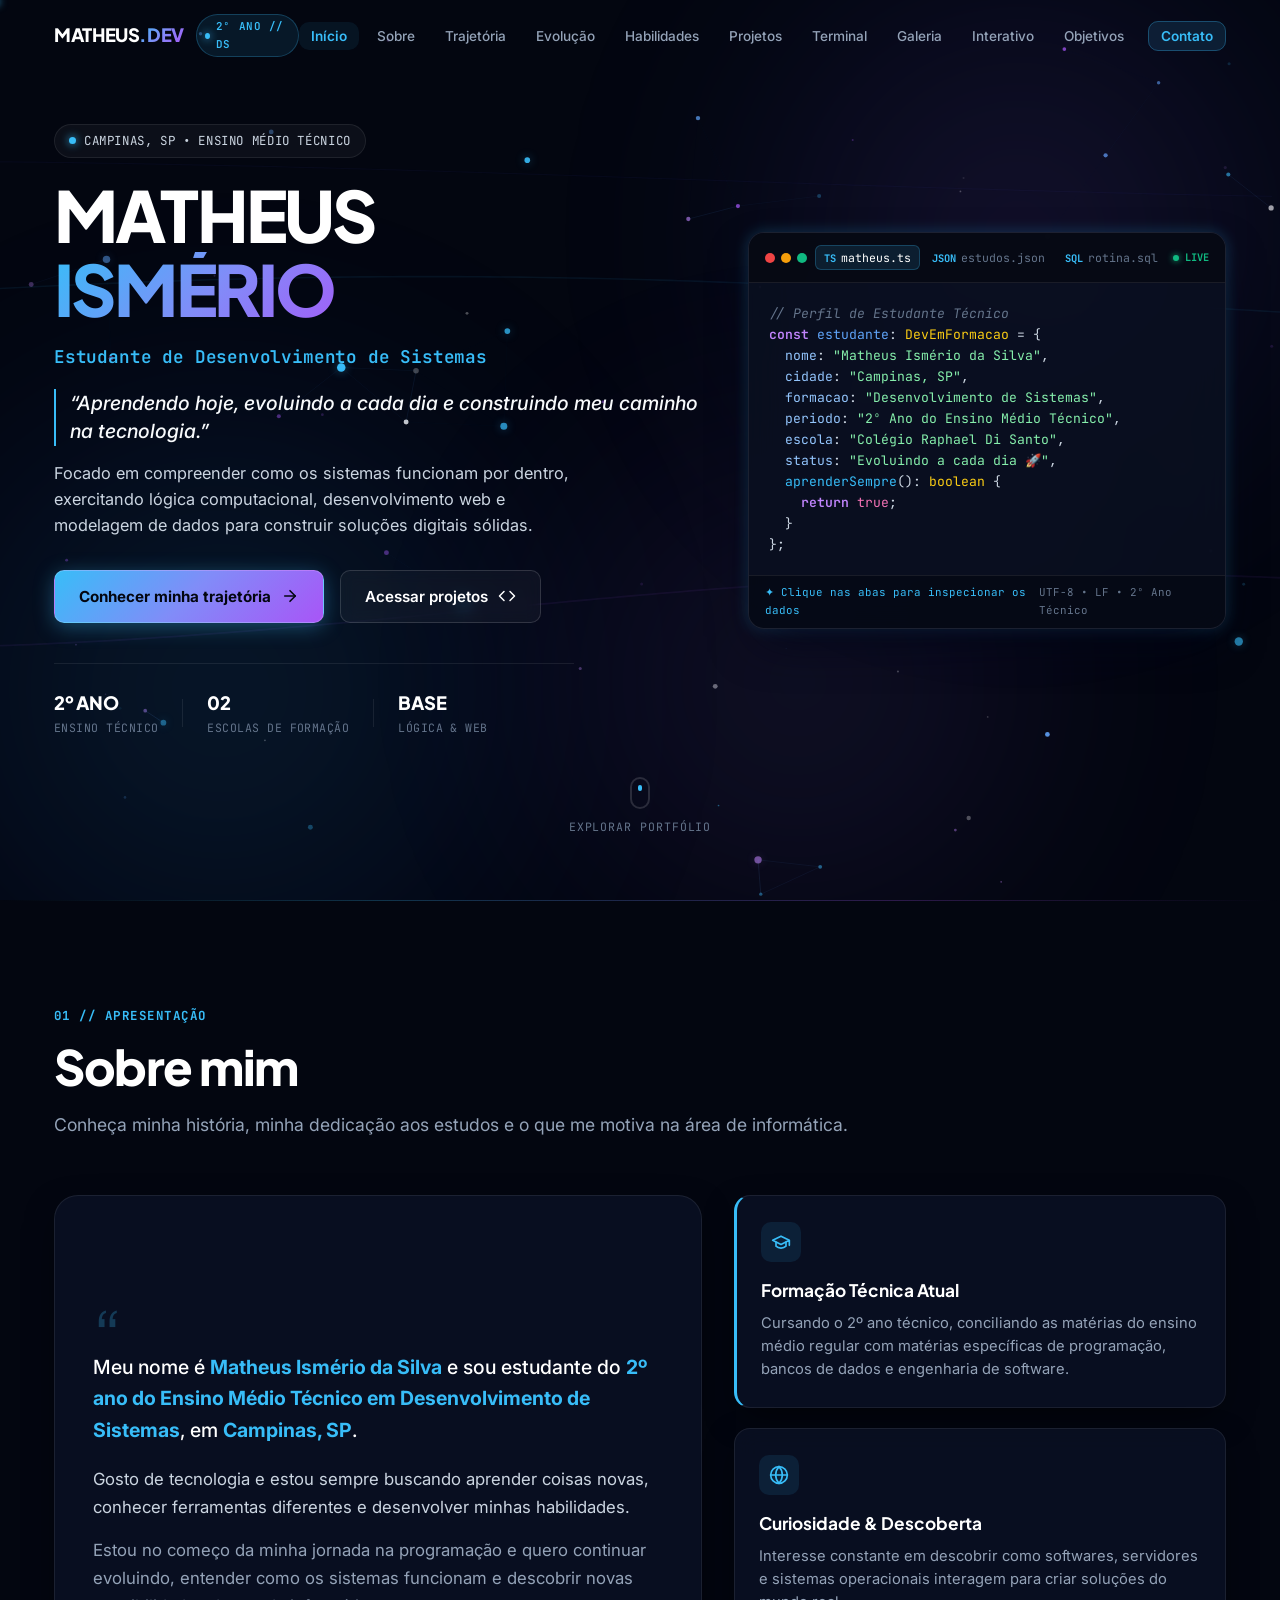
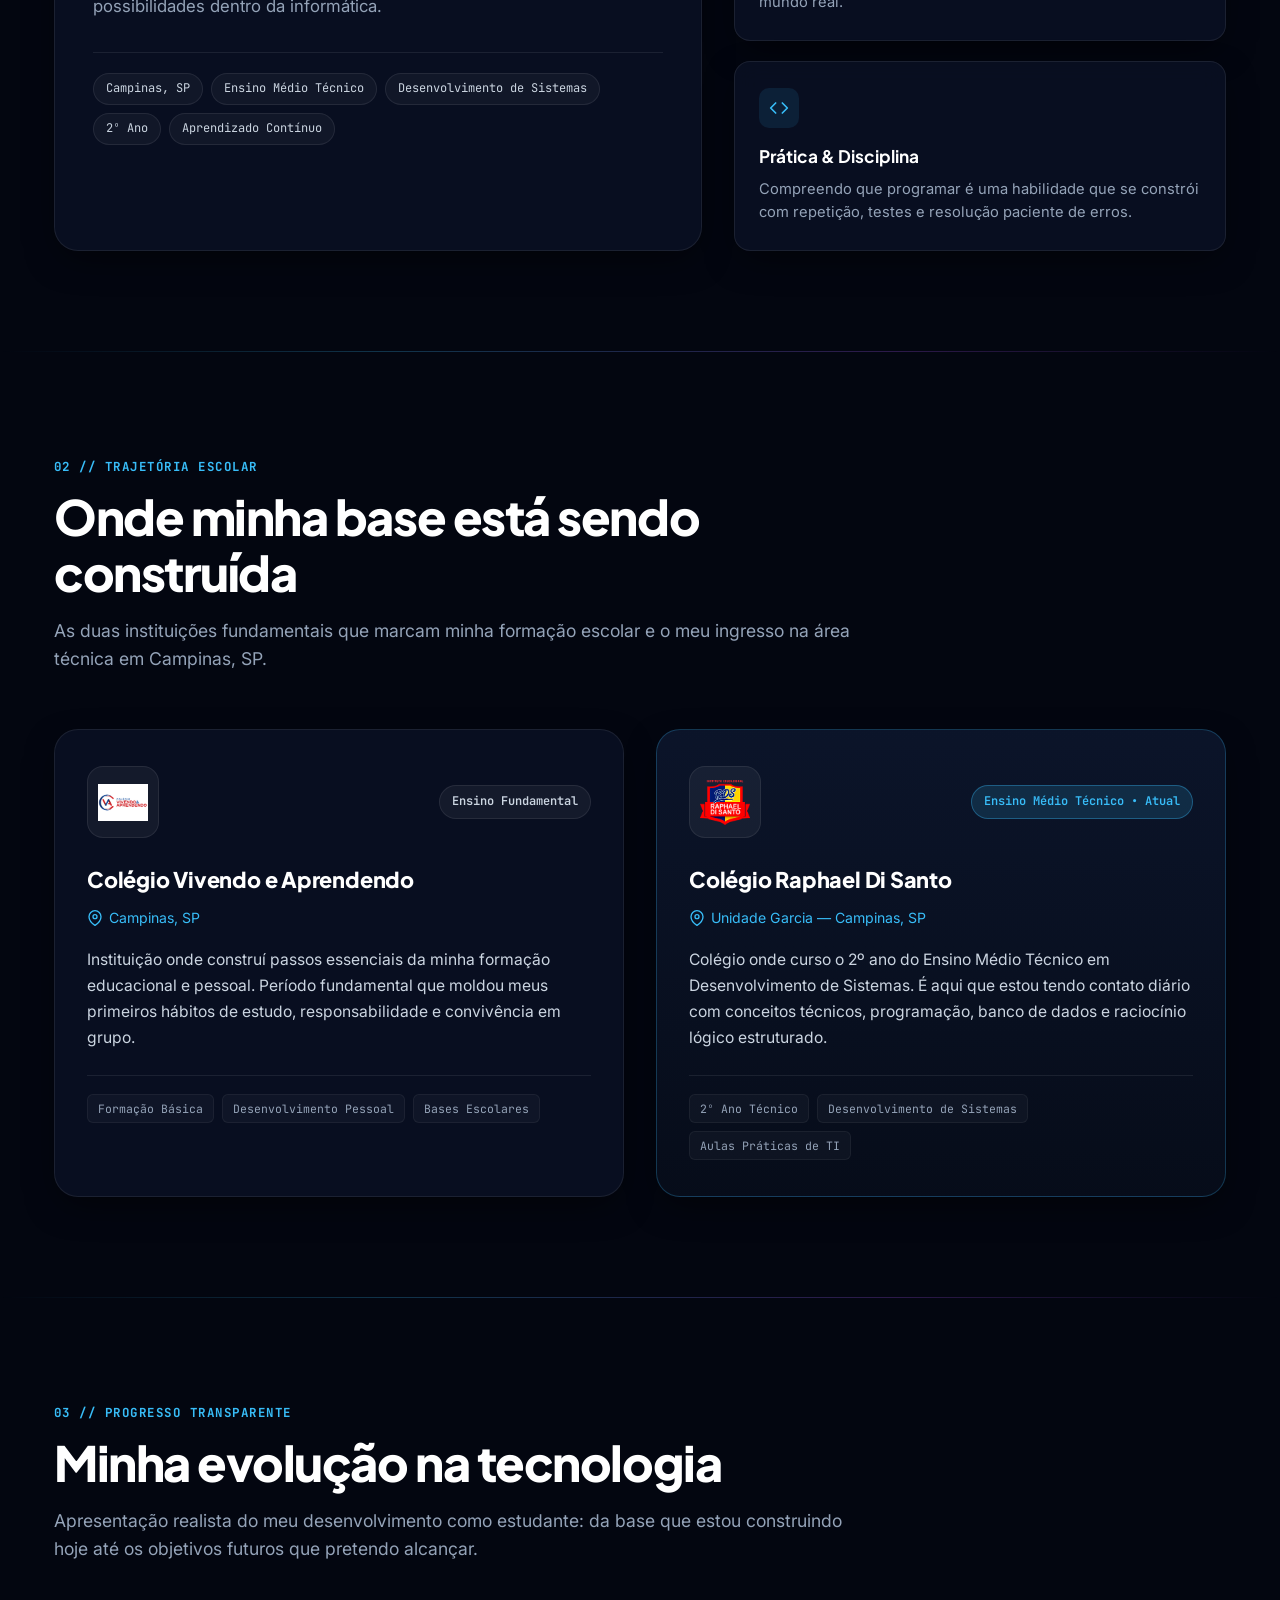
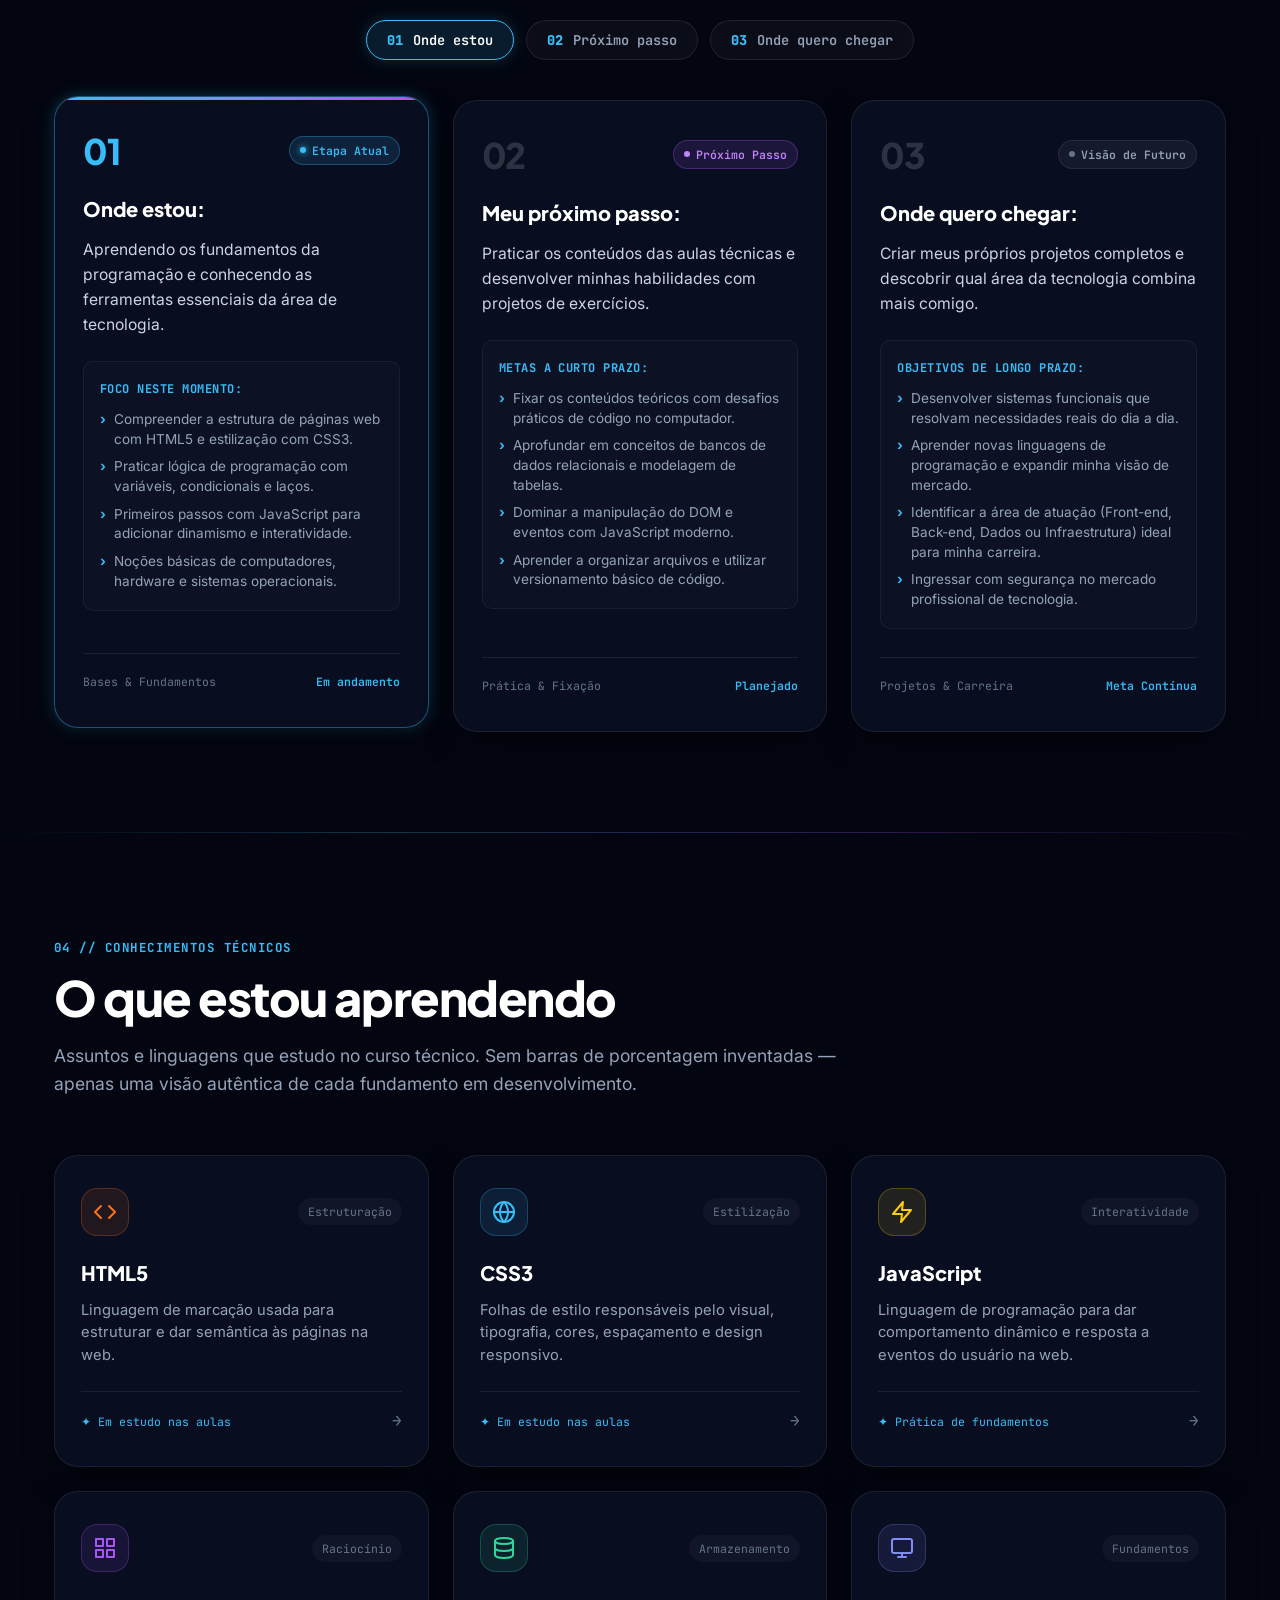
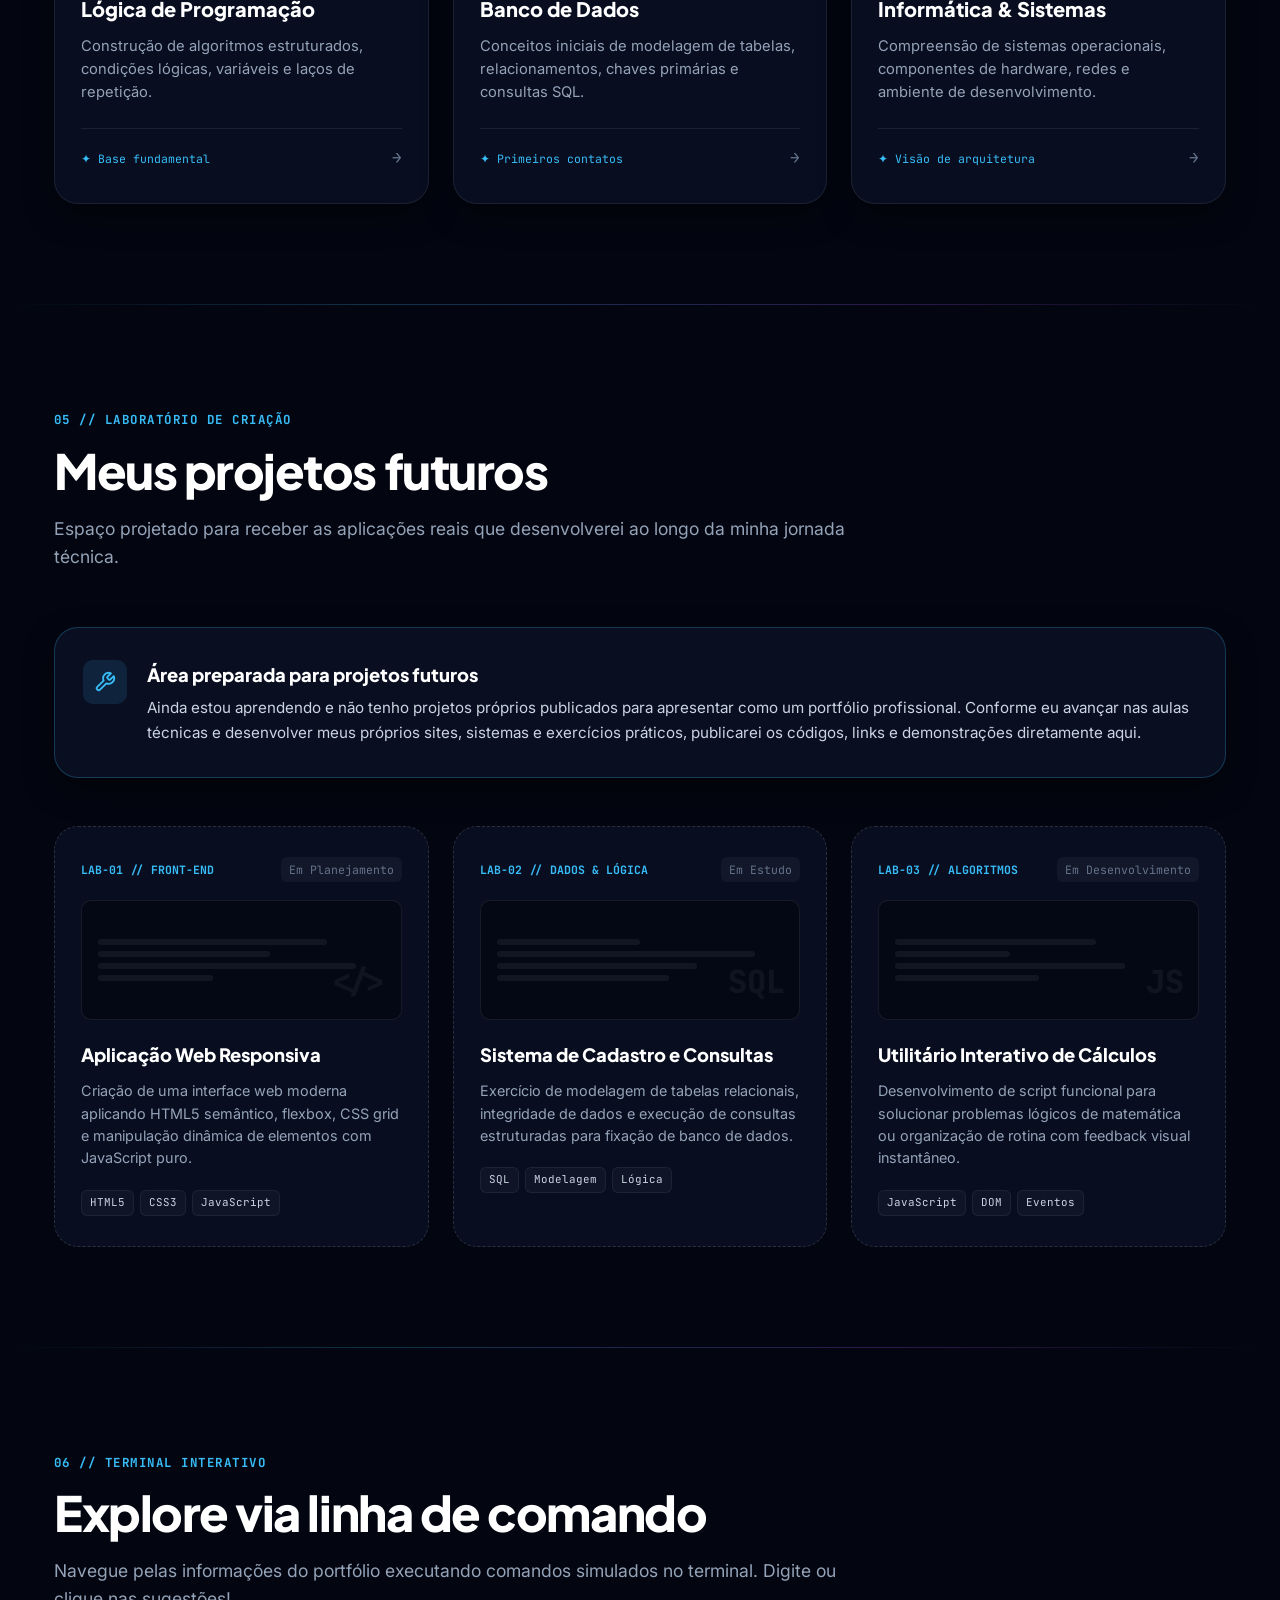
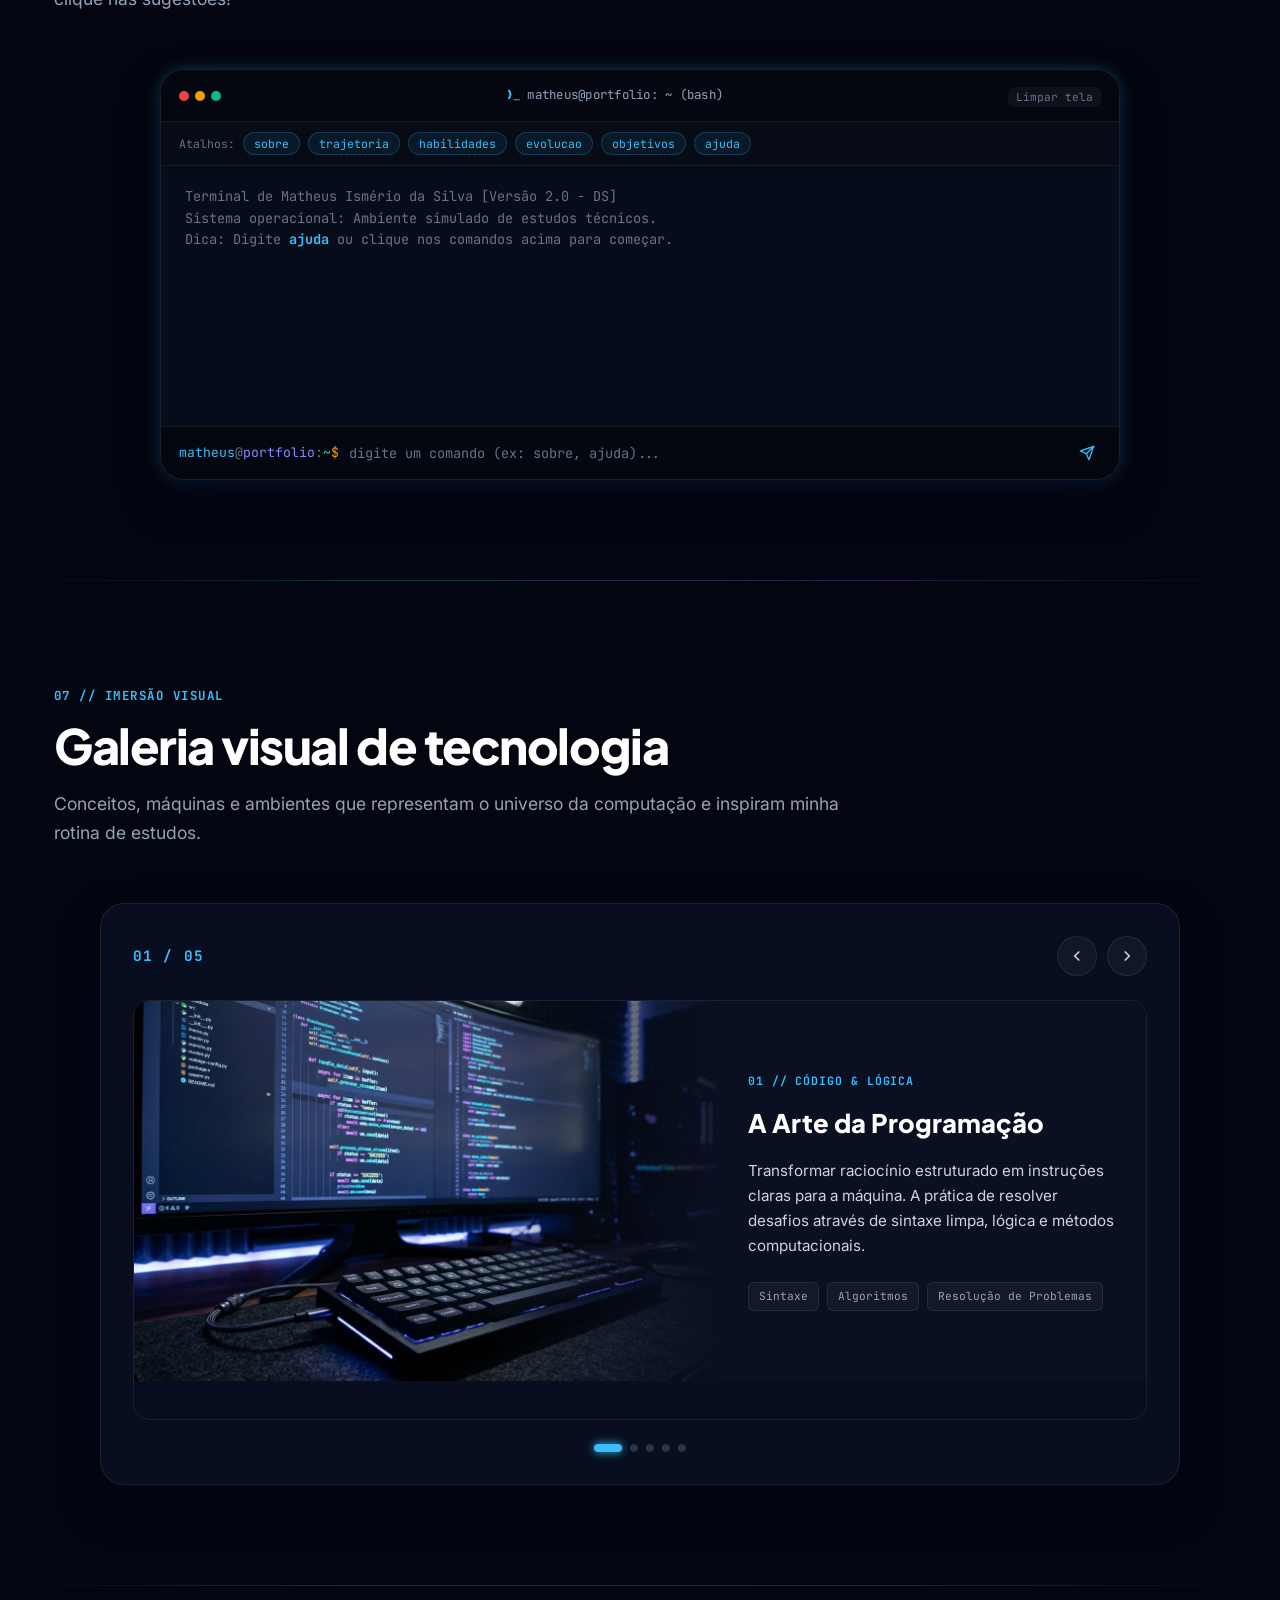
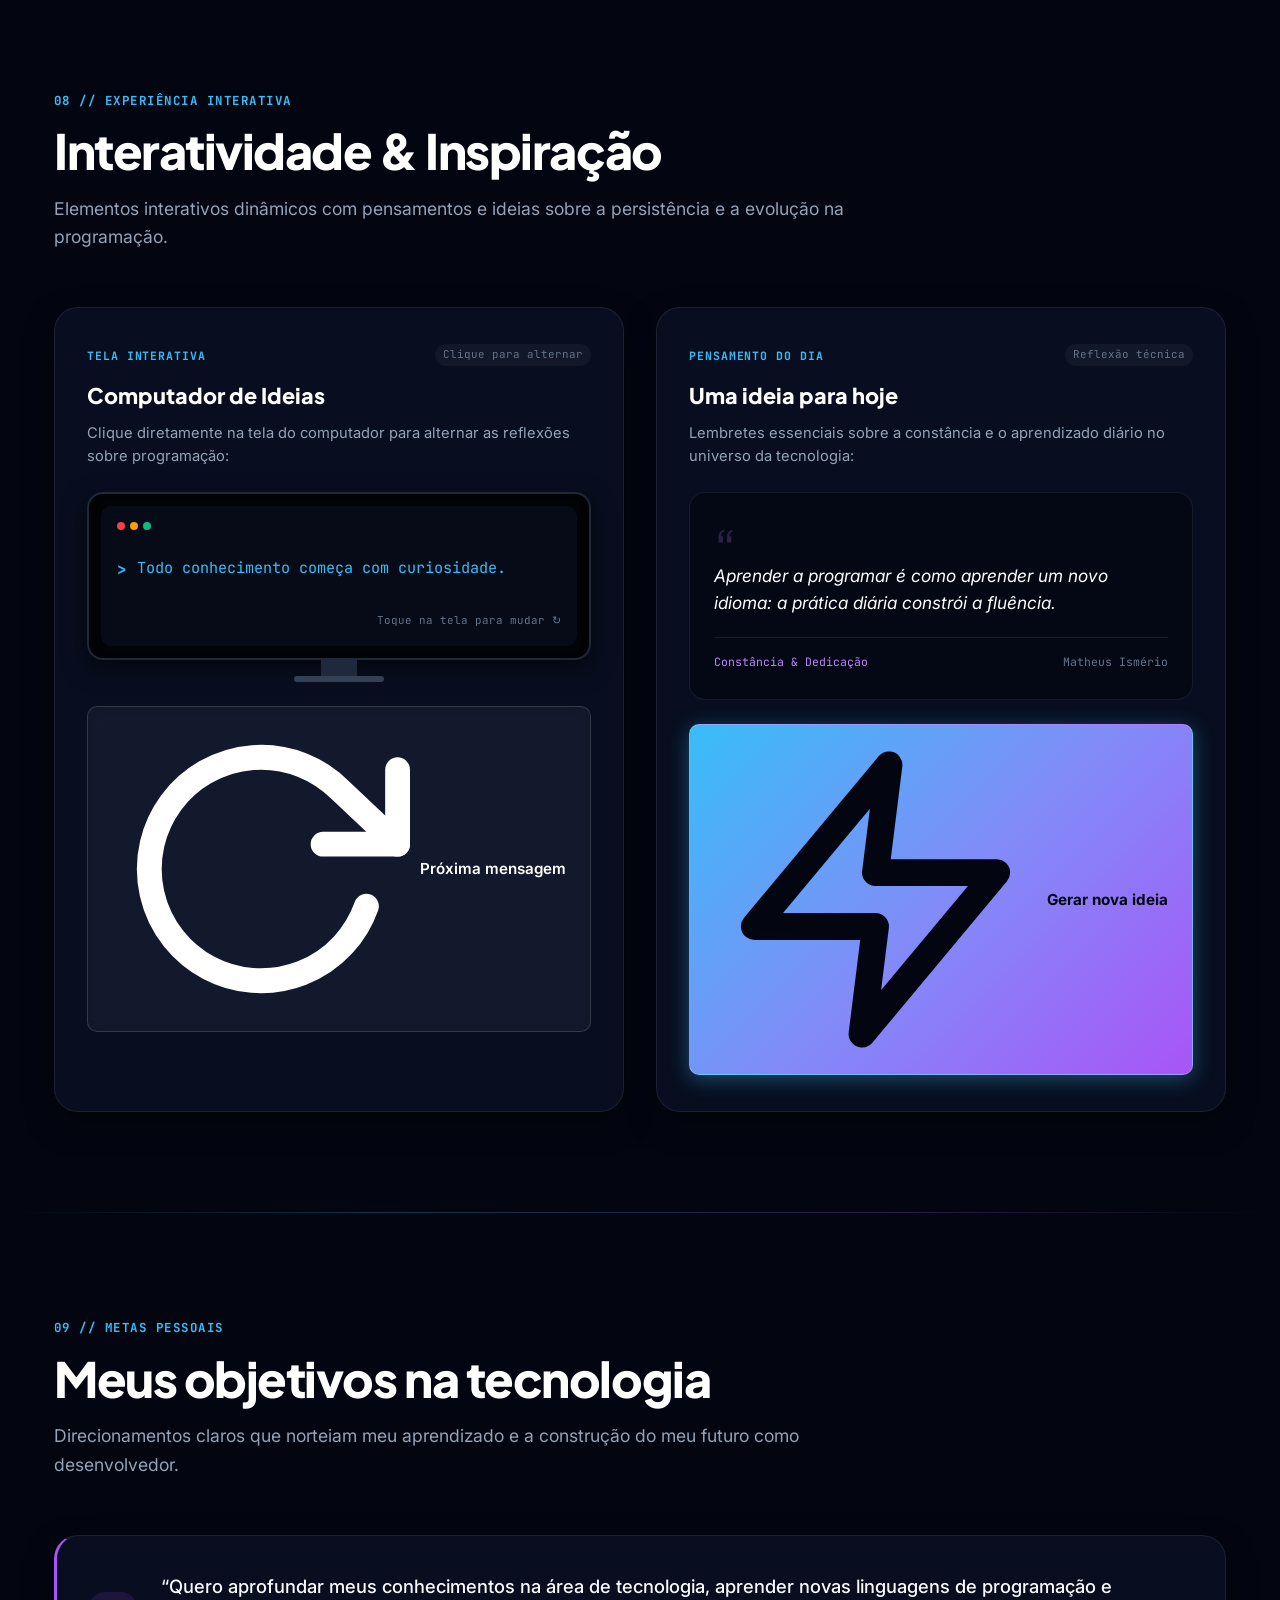
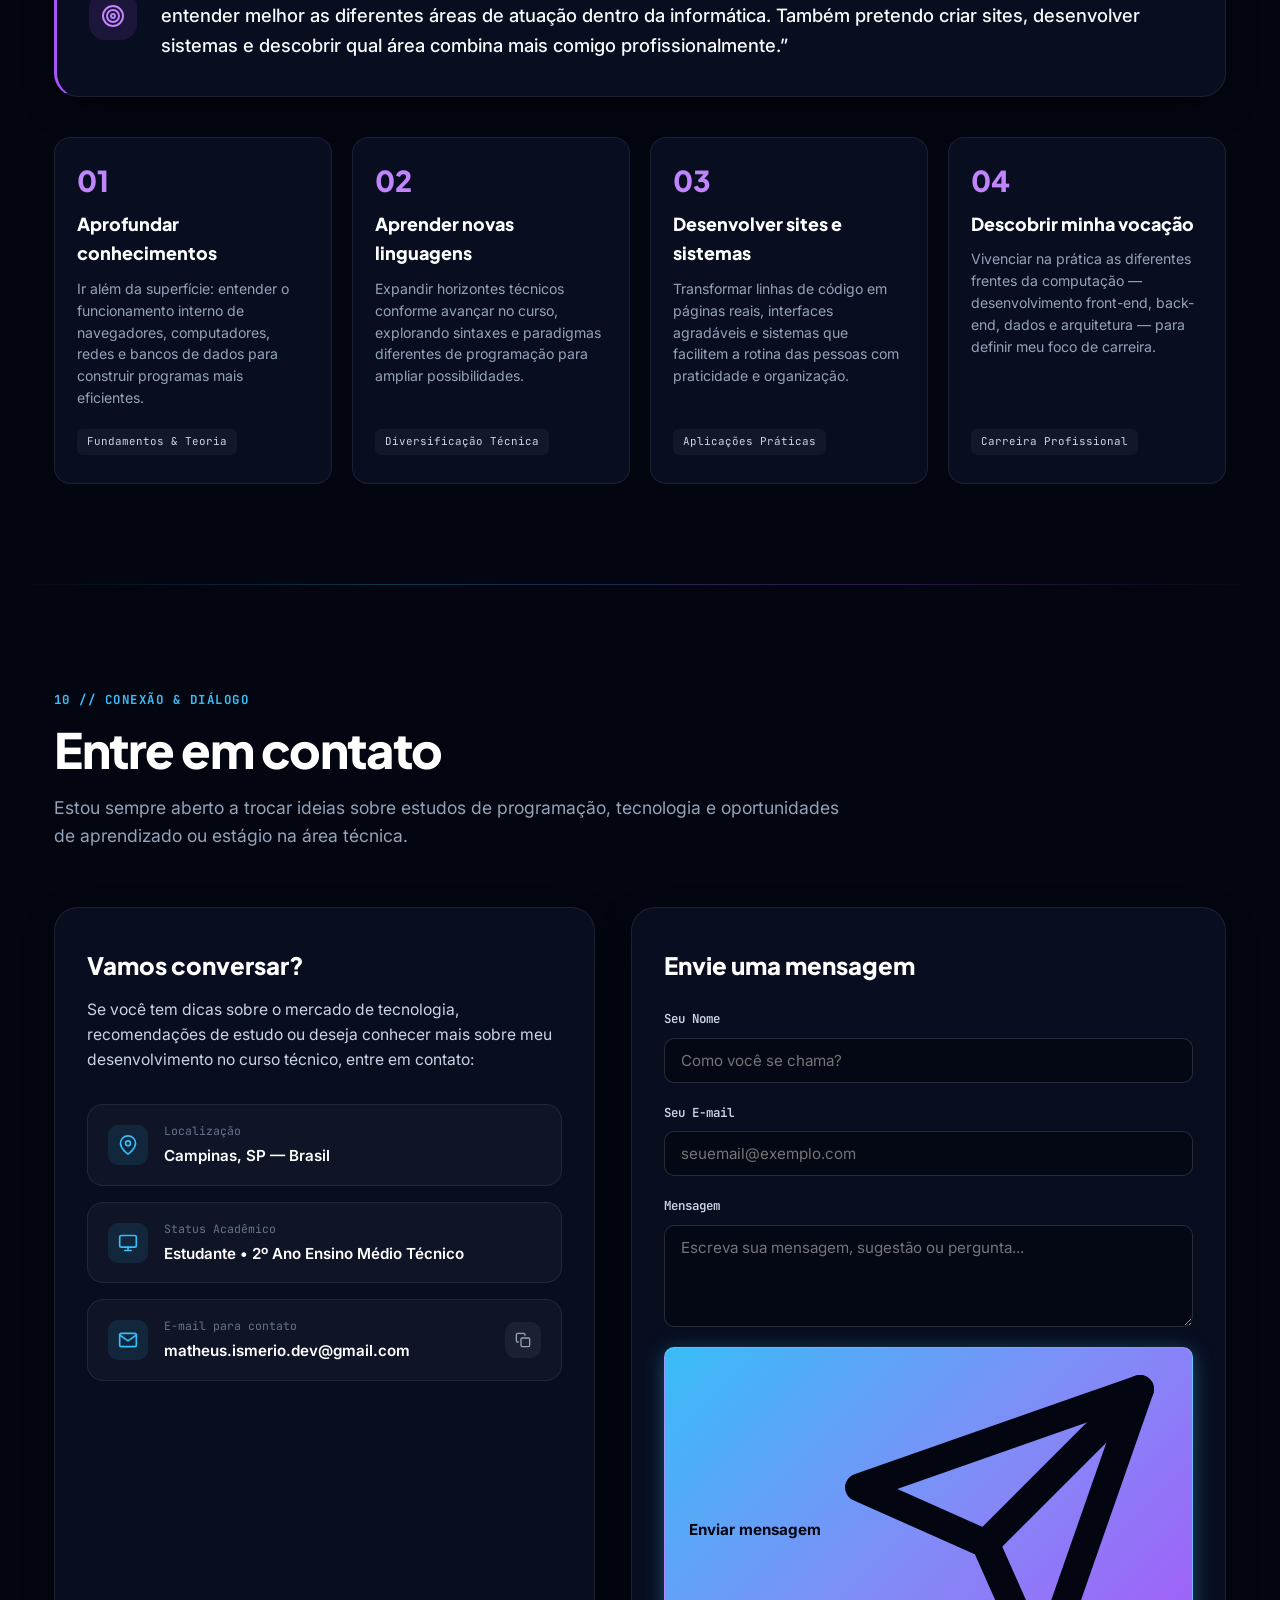
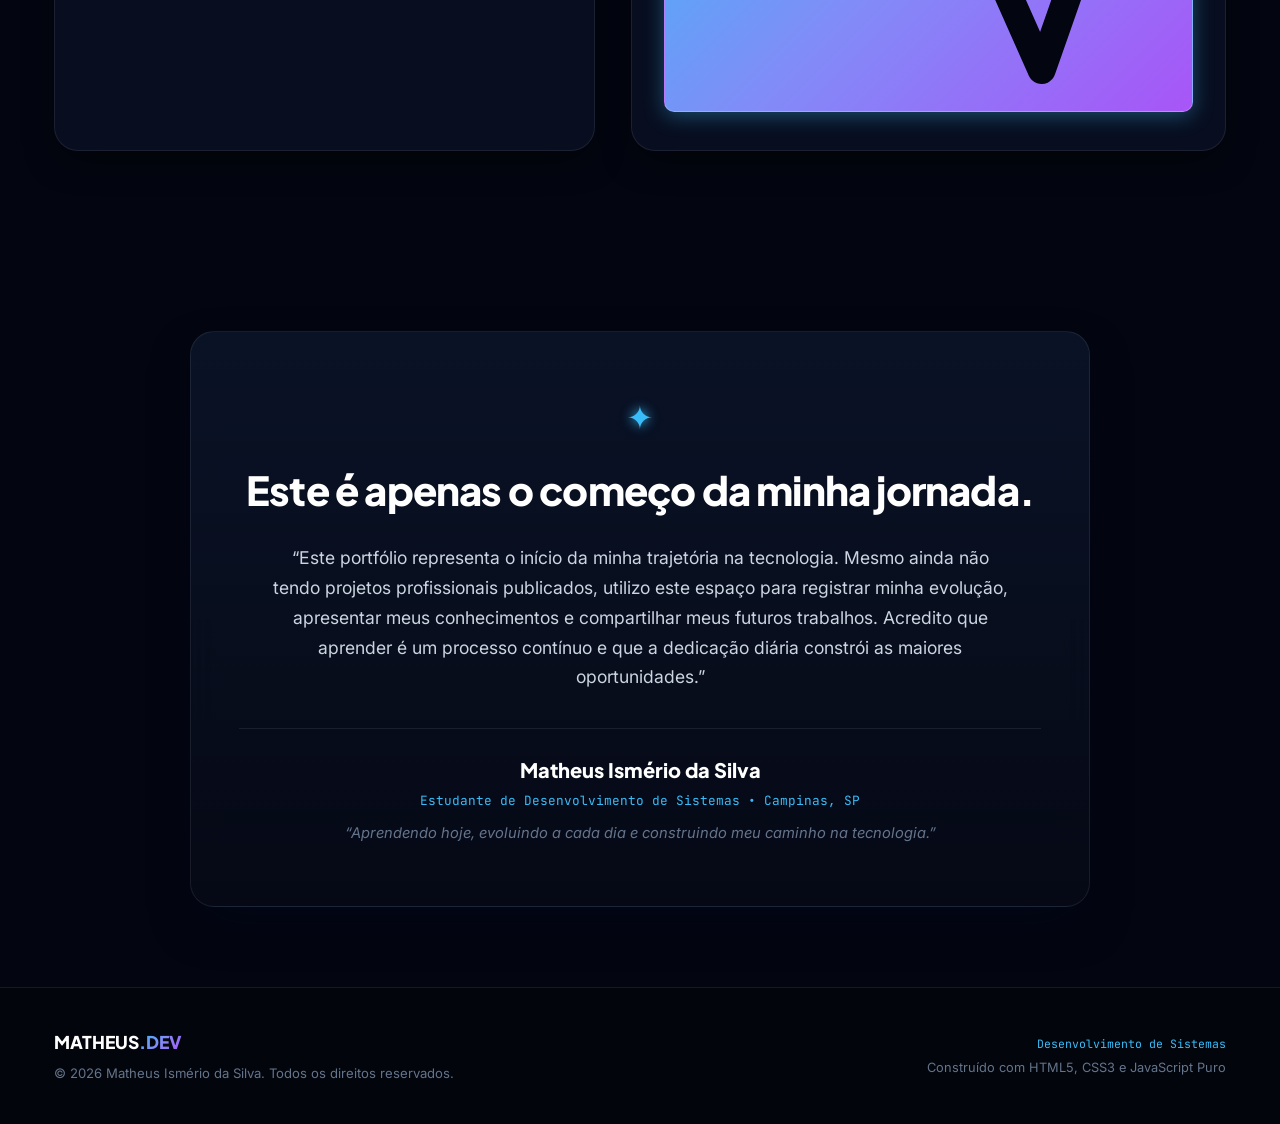
<file: index.html>
<!DOCTYPE html>
<html lang="pt-BR">
<head>
  <meta charset="UTF-8">
  <meta http-equiv="refresh" content="0; url=th/index.html">
  <title>Matheus Ismério | Portfólio</title>
  <script>window.location.href = "th/index.html";</script>
</head>
<body style="background: #040711; color: #94a3b8; font-family: sans-serif; display: flex; align-items: center; justify-content: center; height: 100vh; margin: 0;">
  <p>Carregando portfólio... <a href="th/index.html" style="color: #38bdf8;">Clique aqui para acessar</a>.</p>
</body>
</html>
</file>
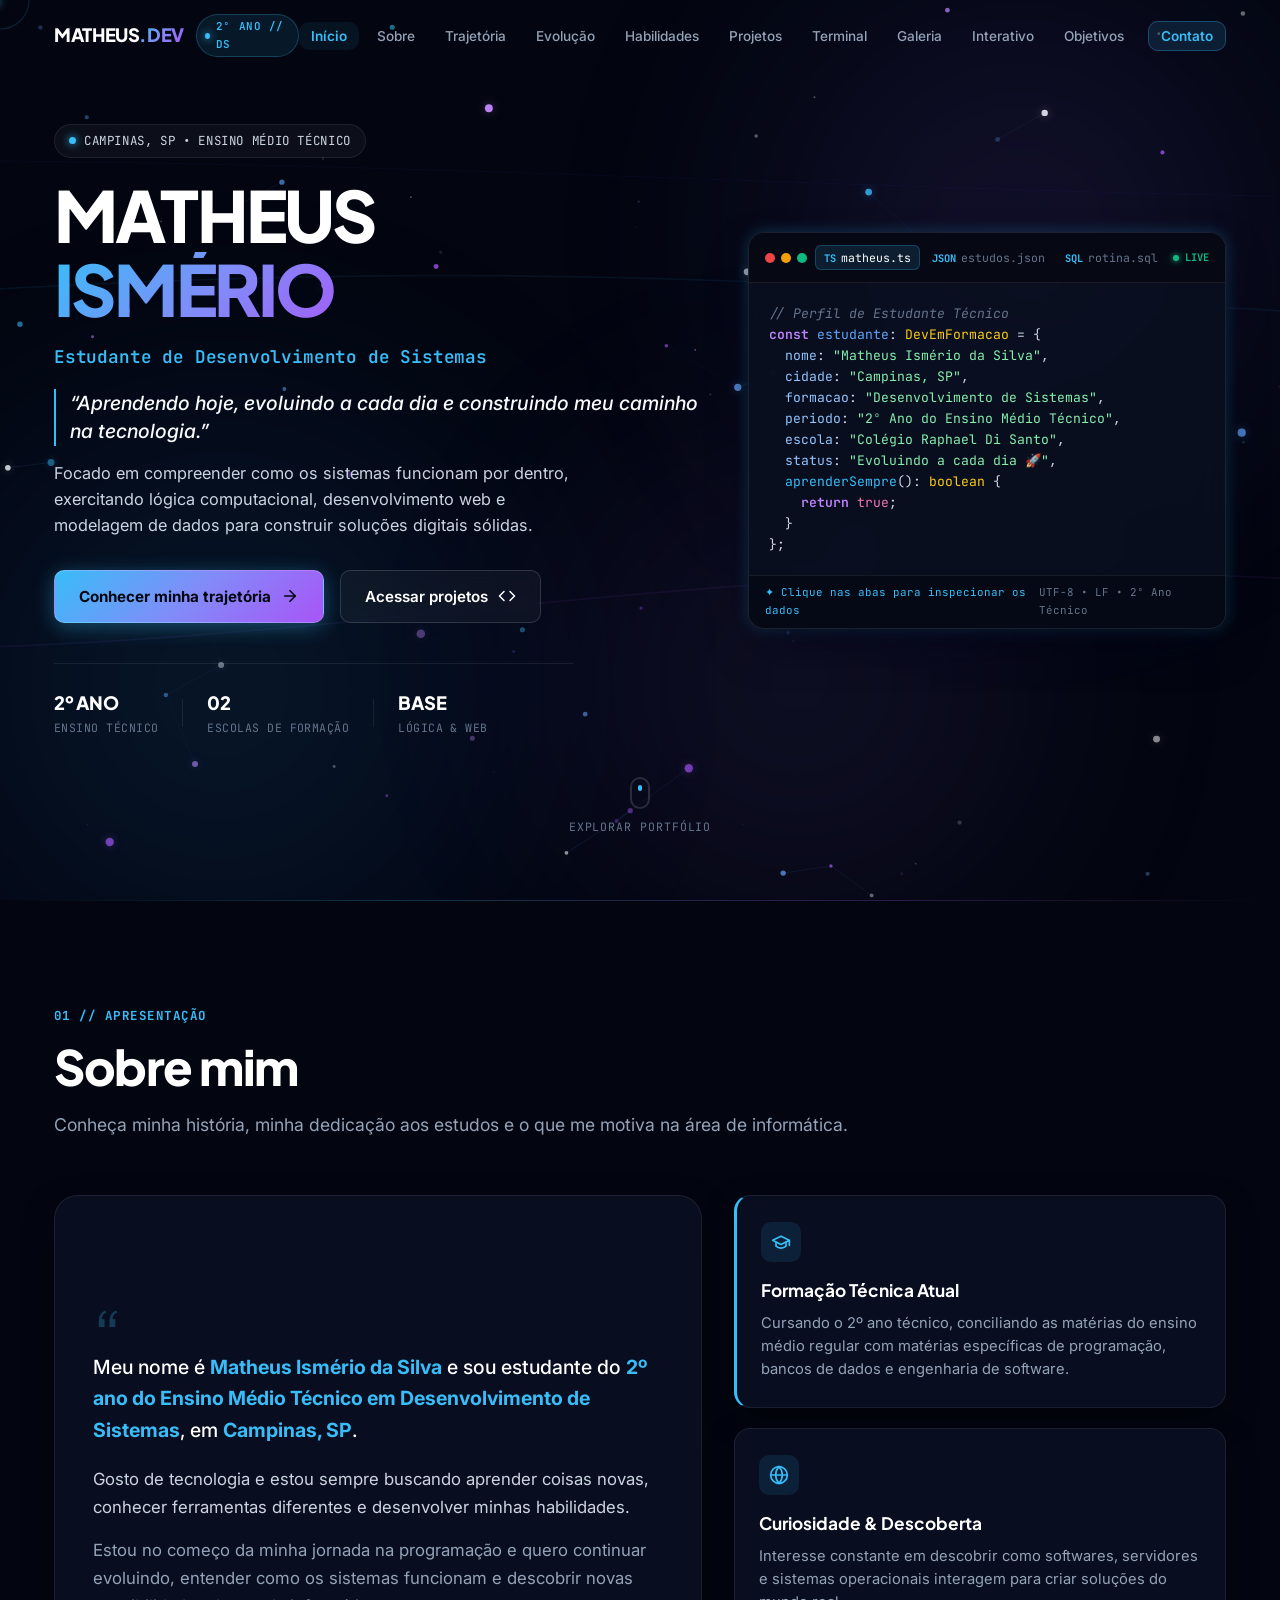
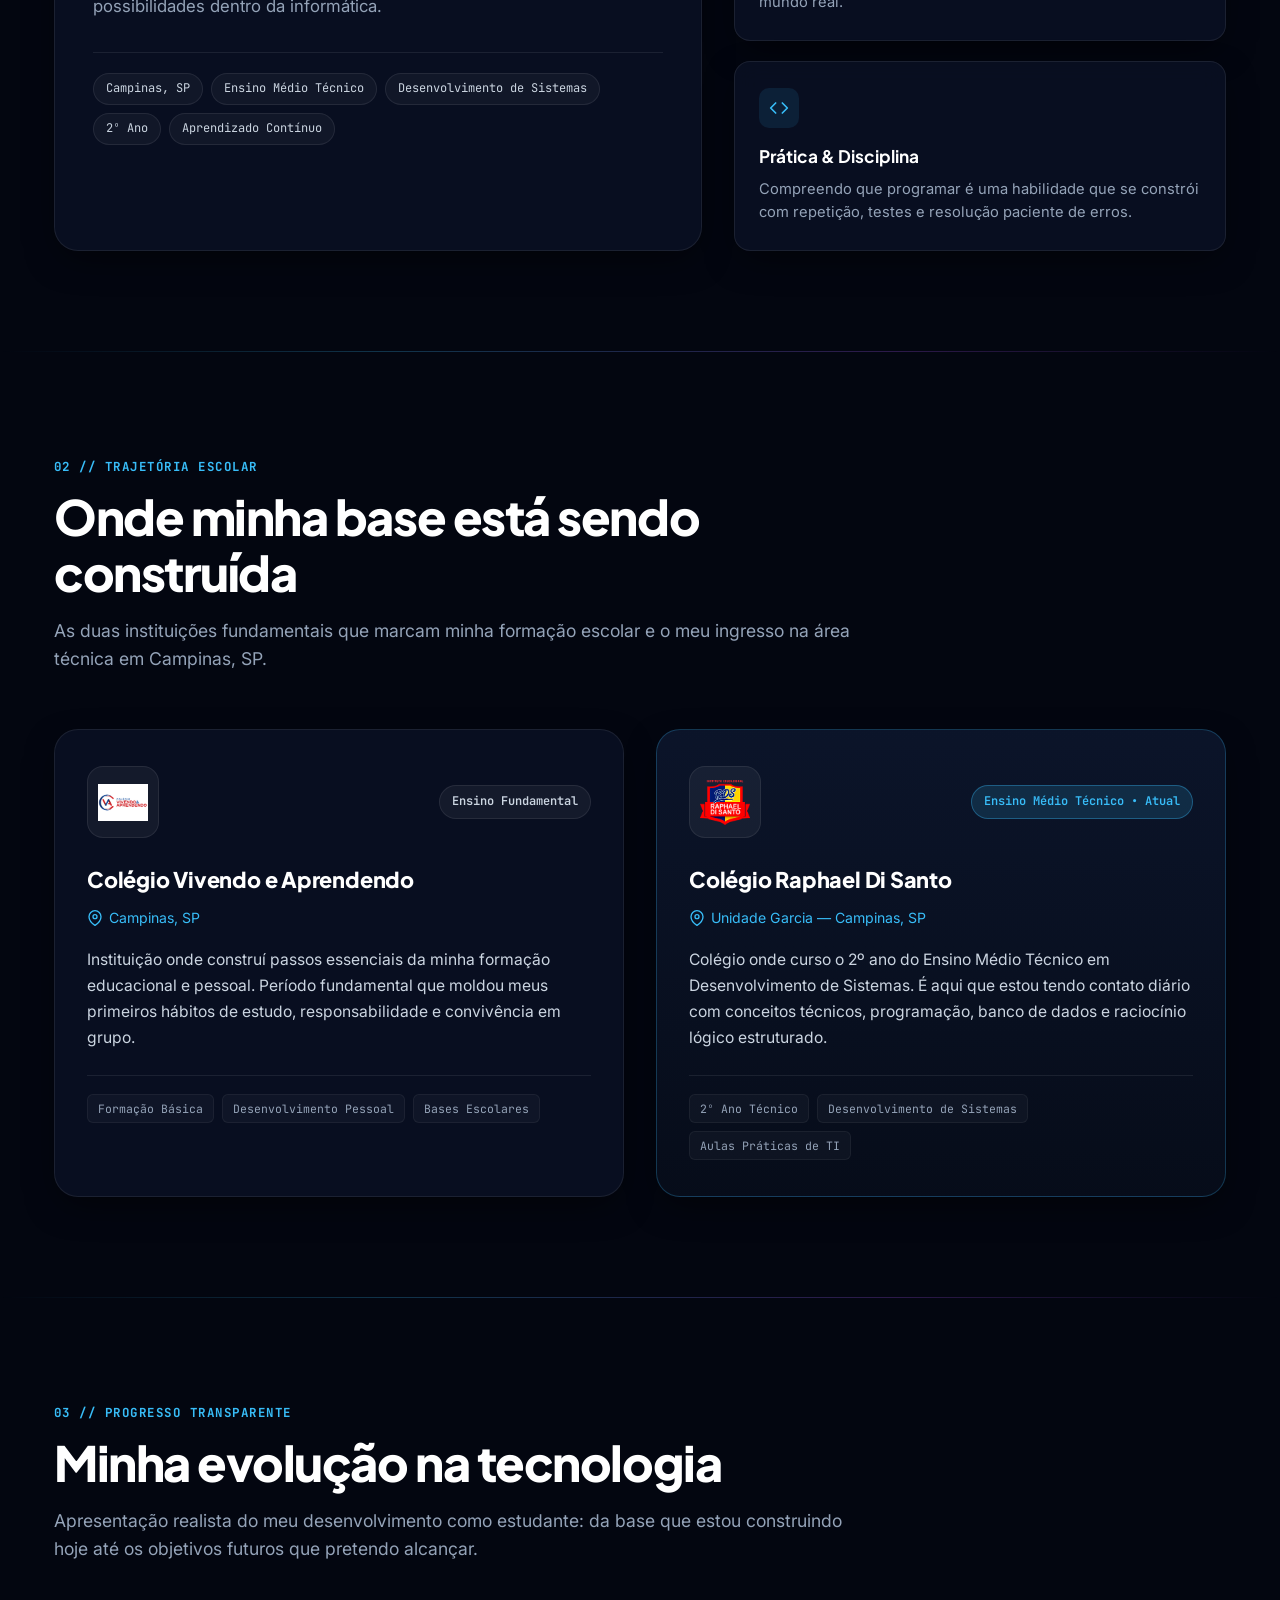
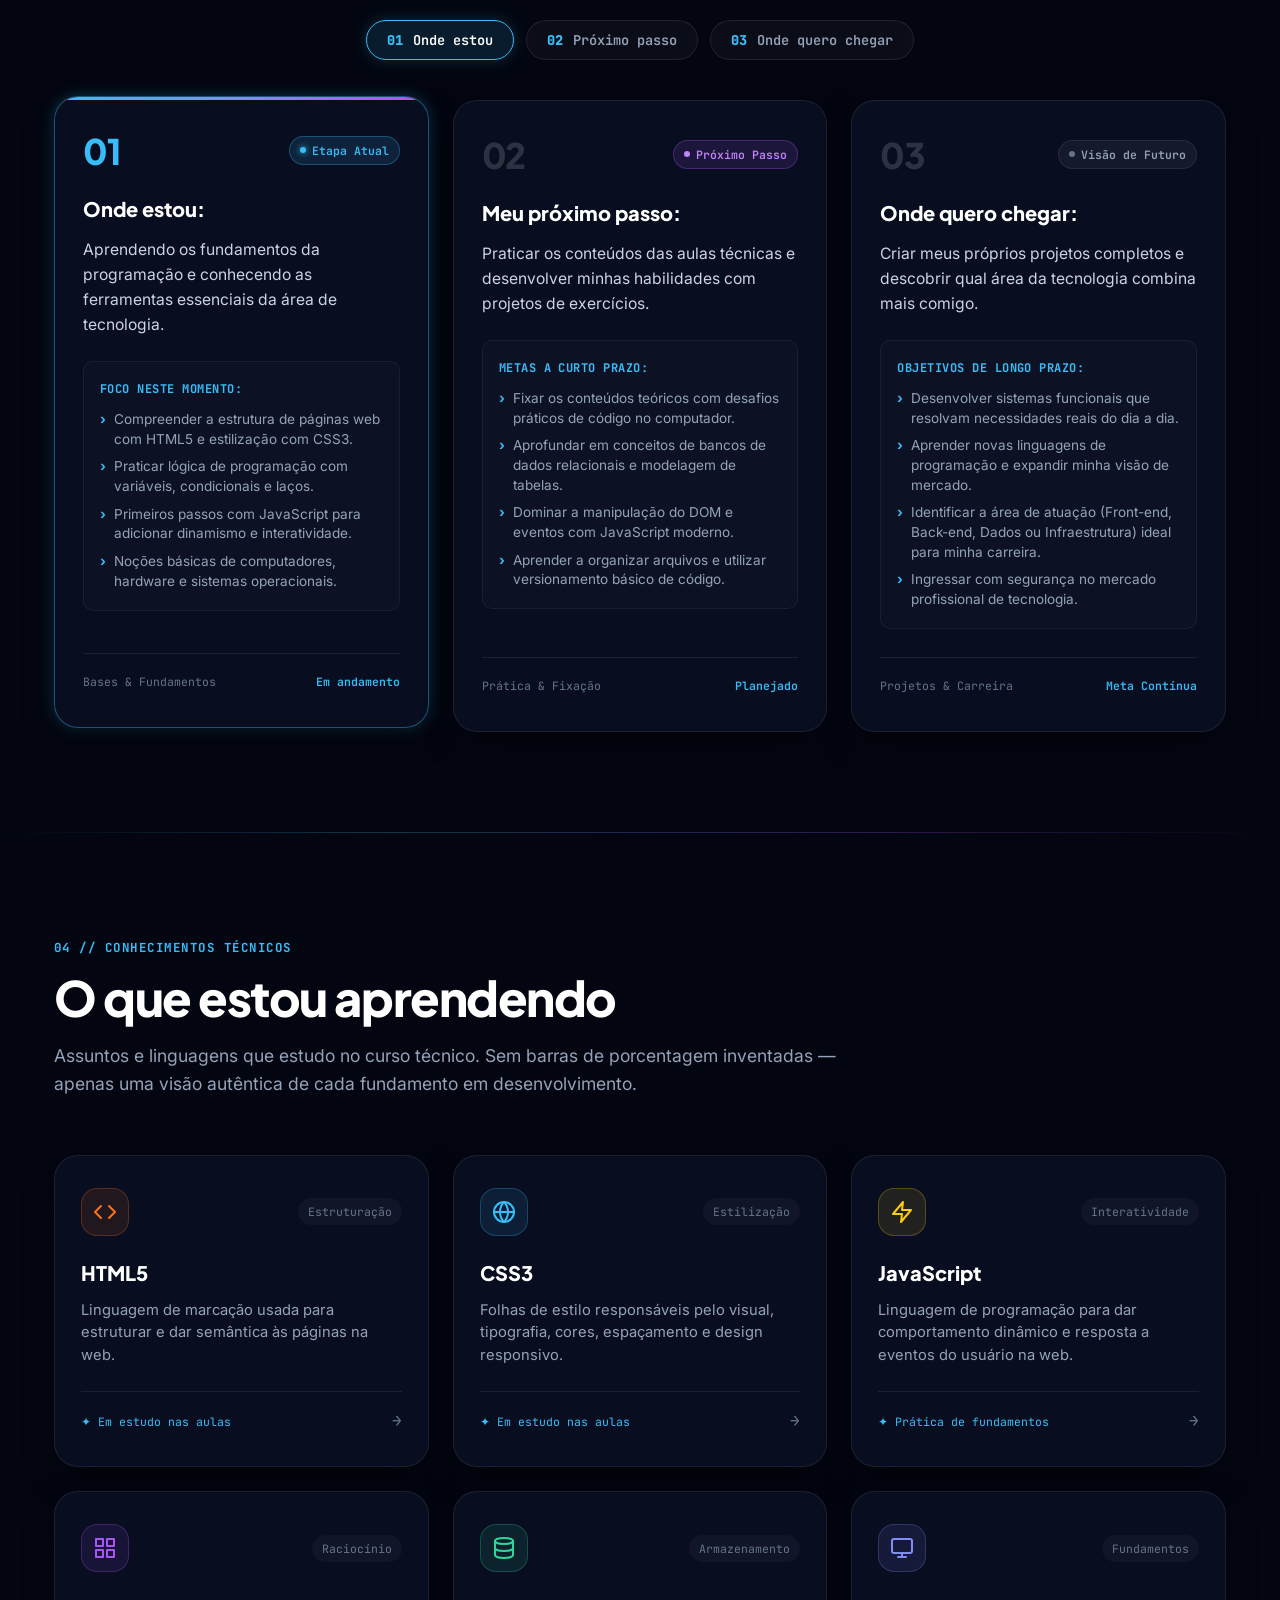
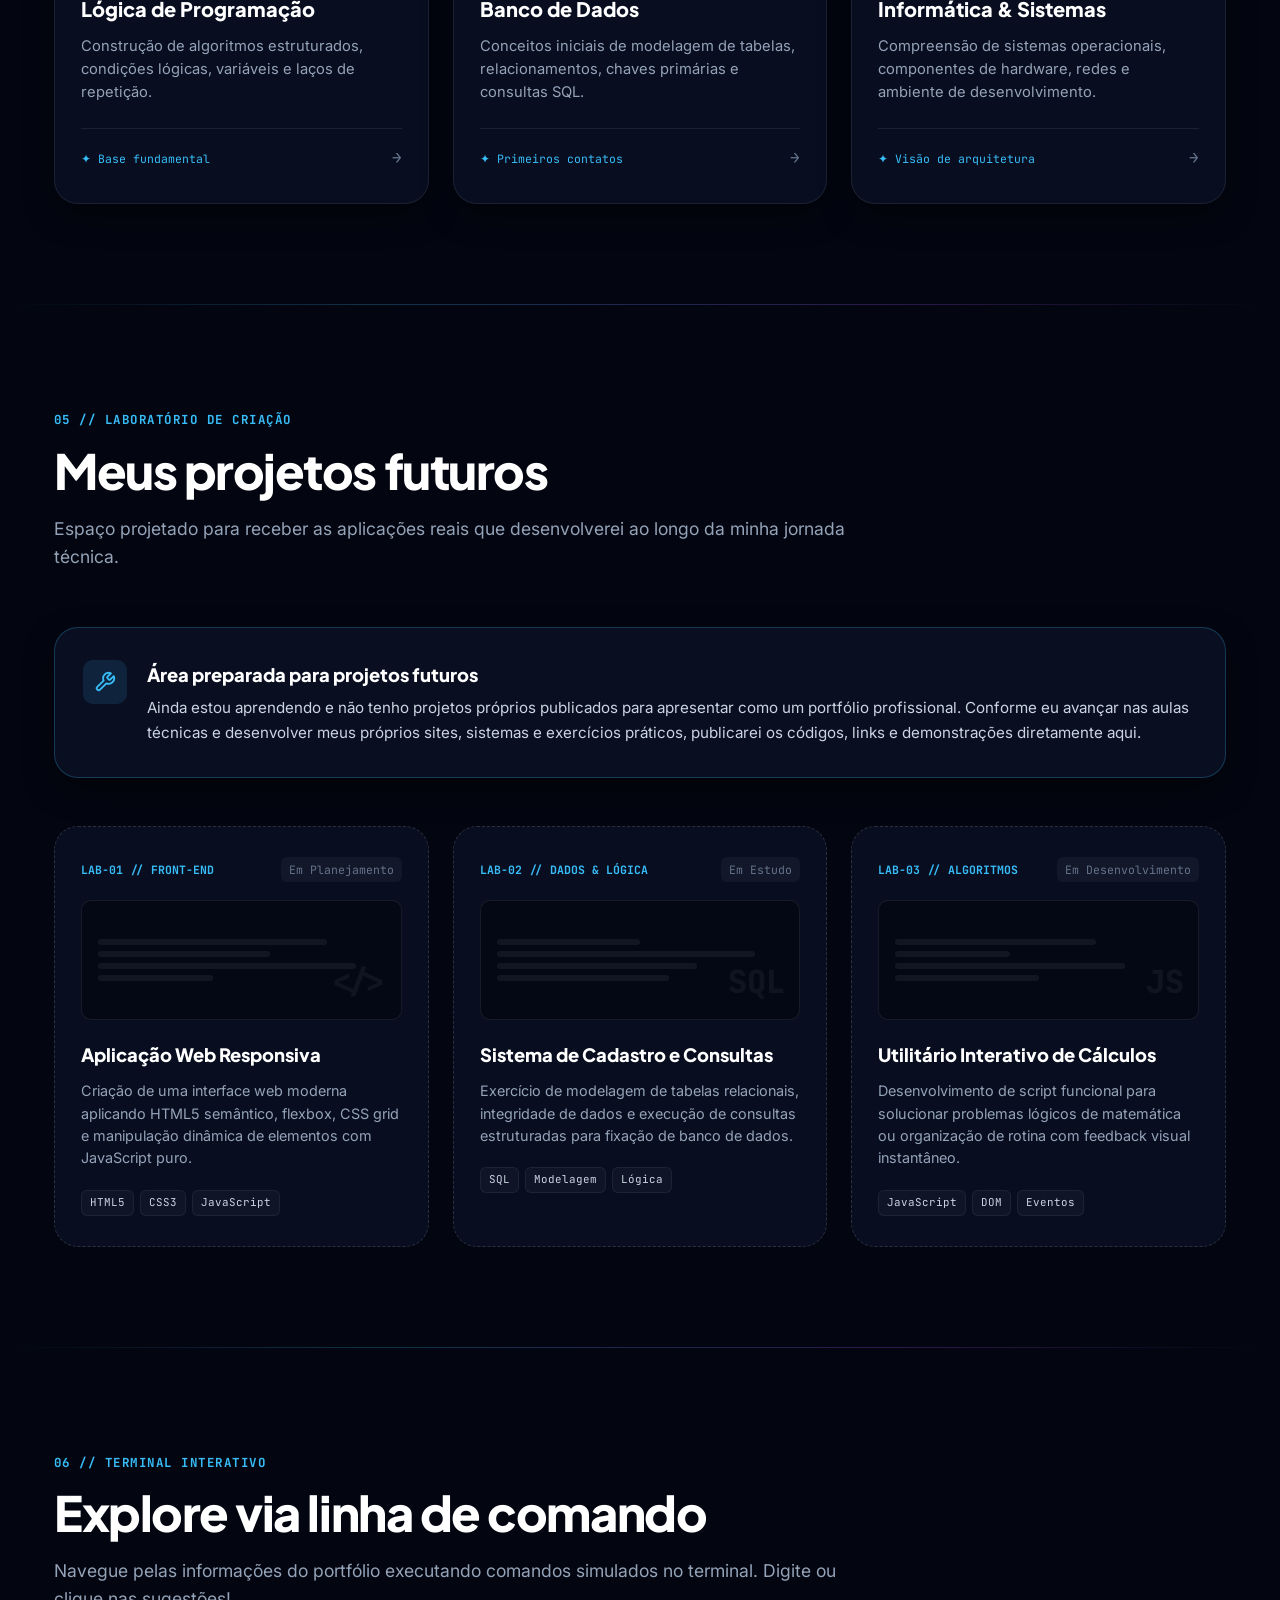
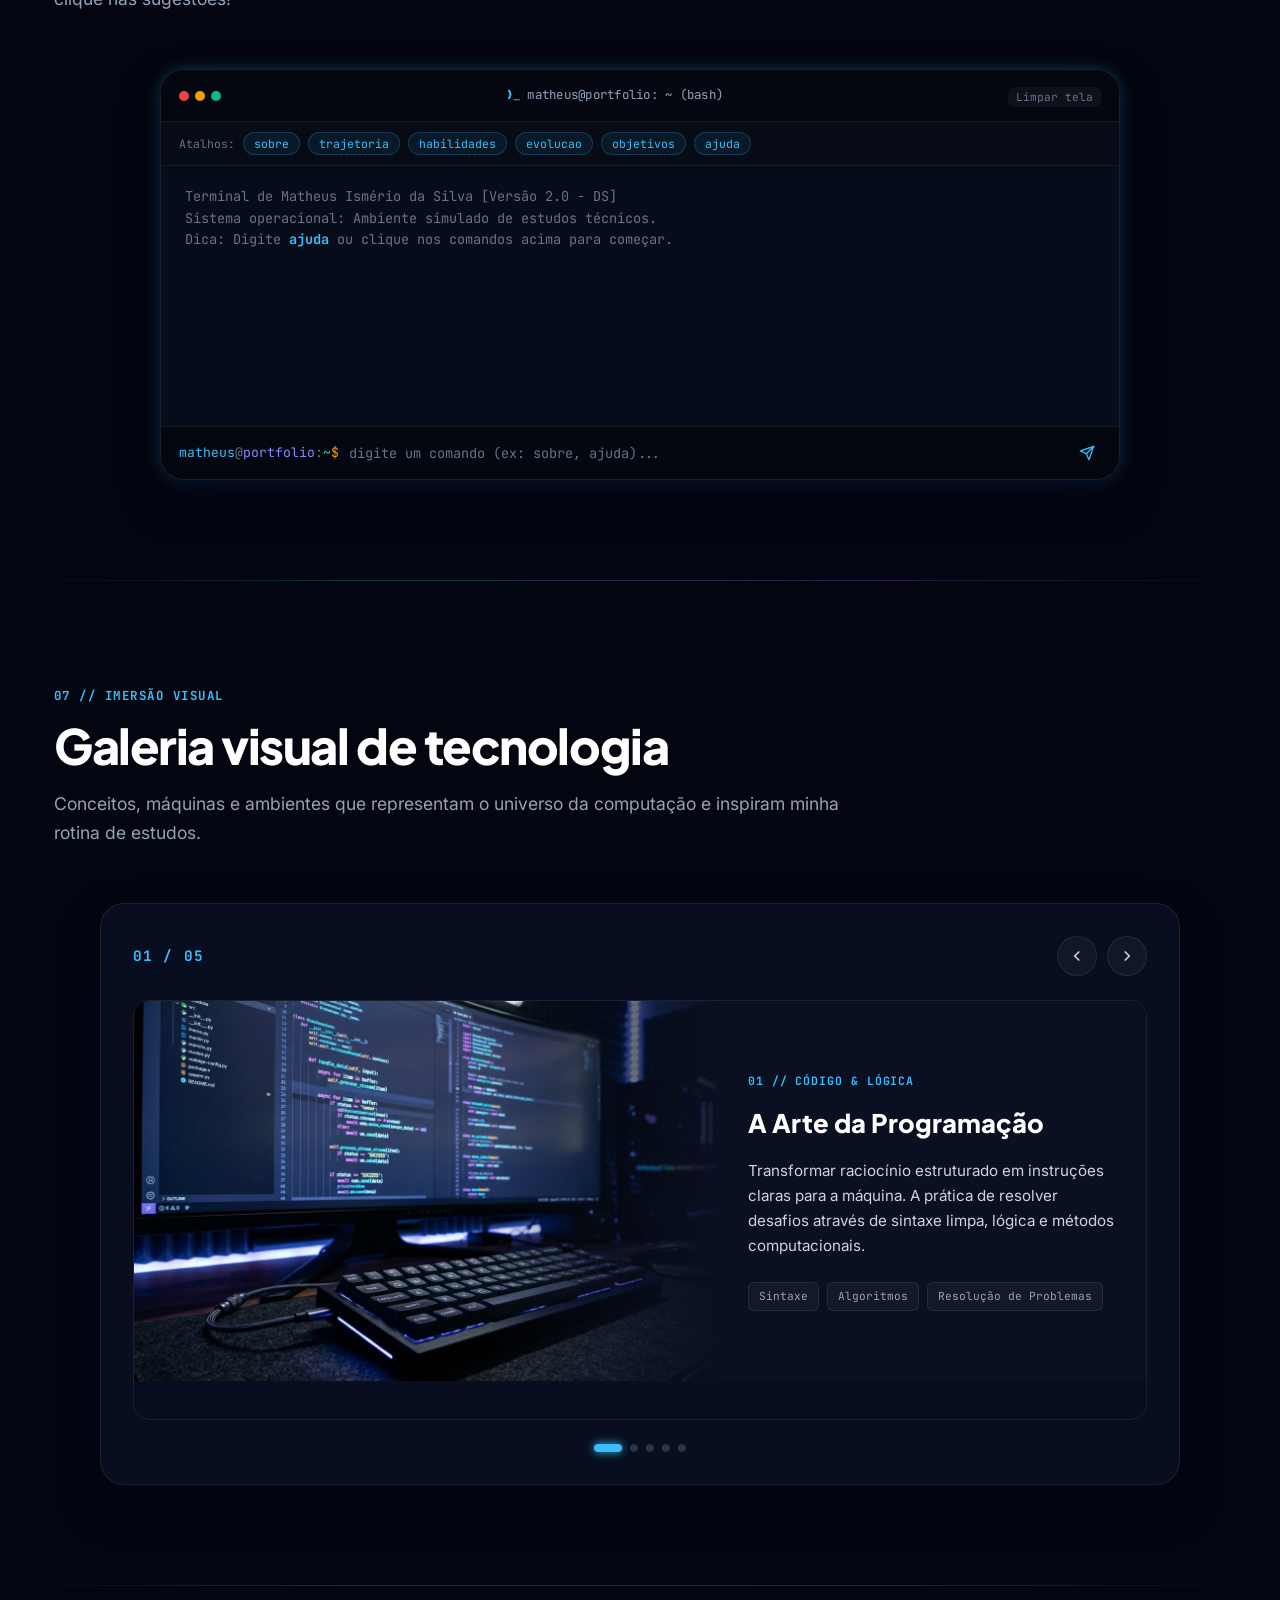
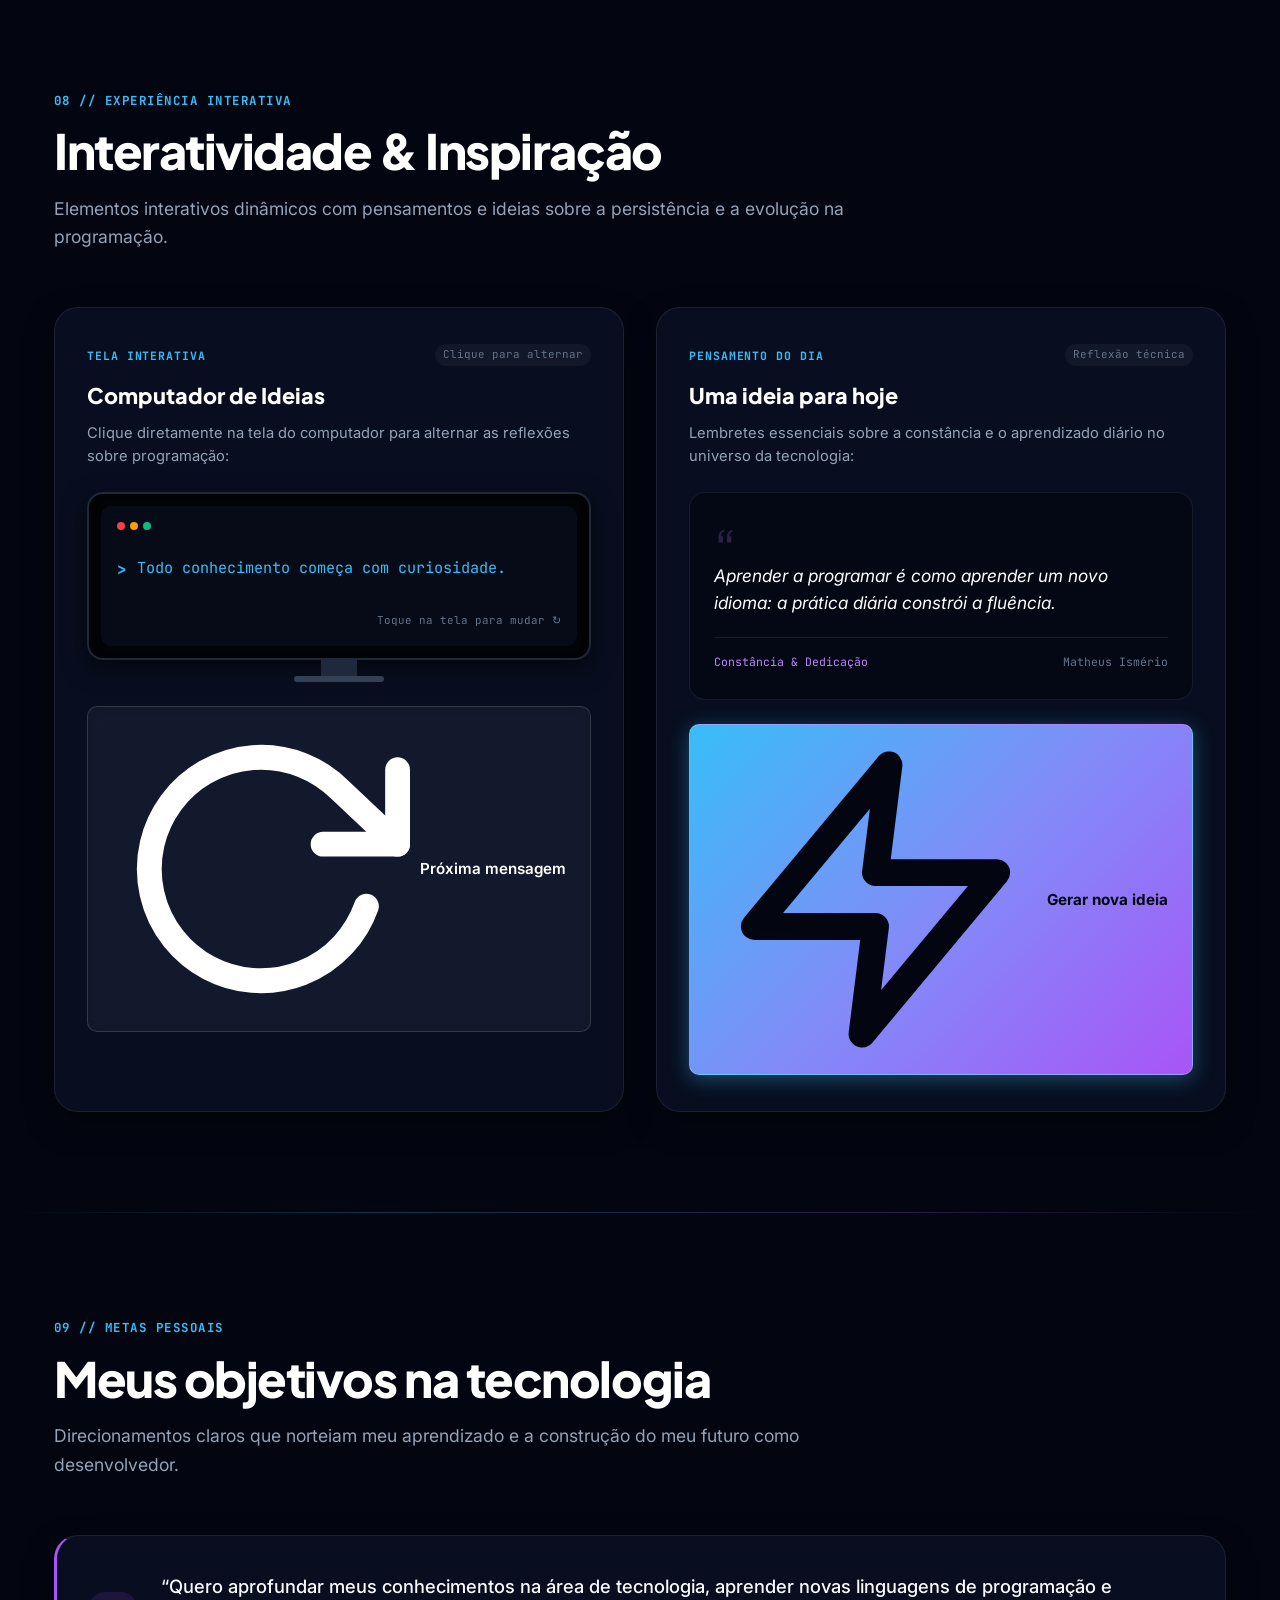
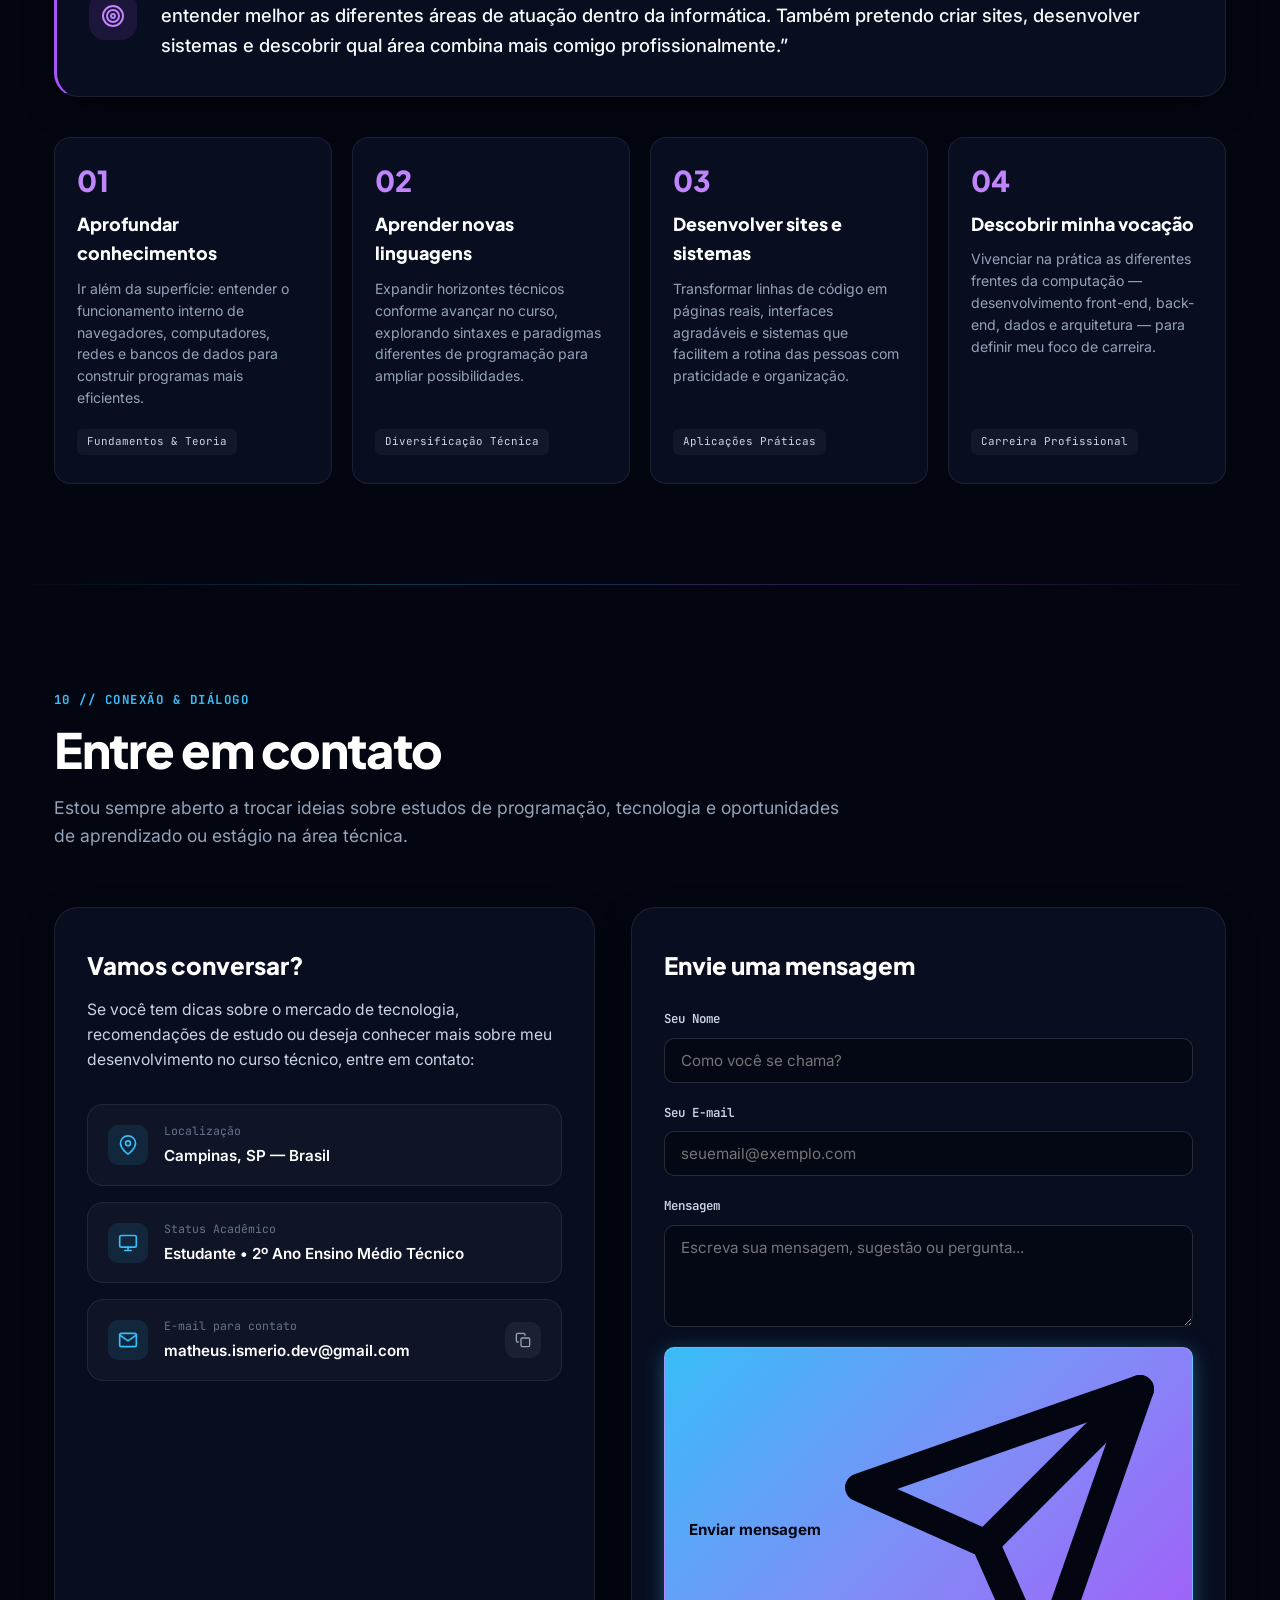
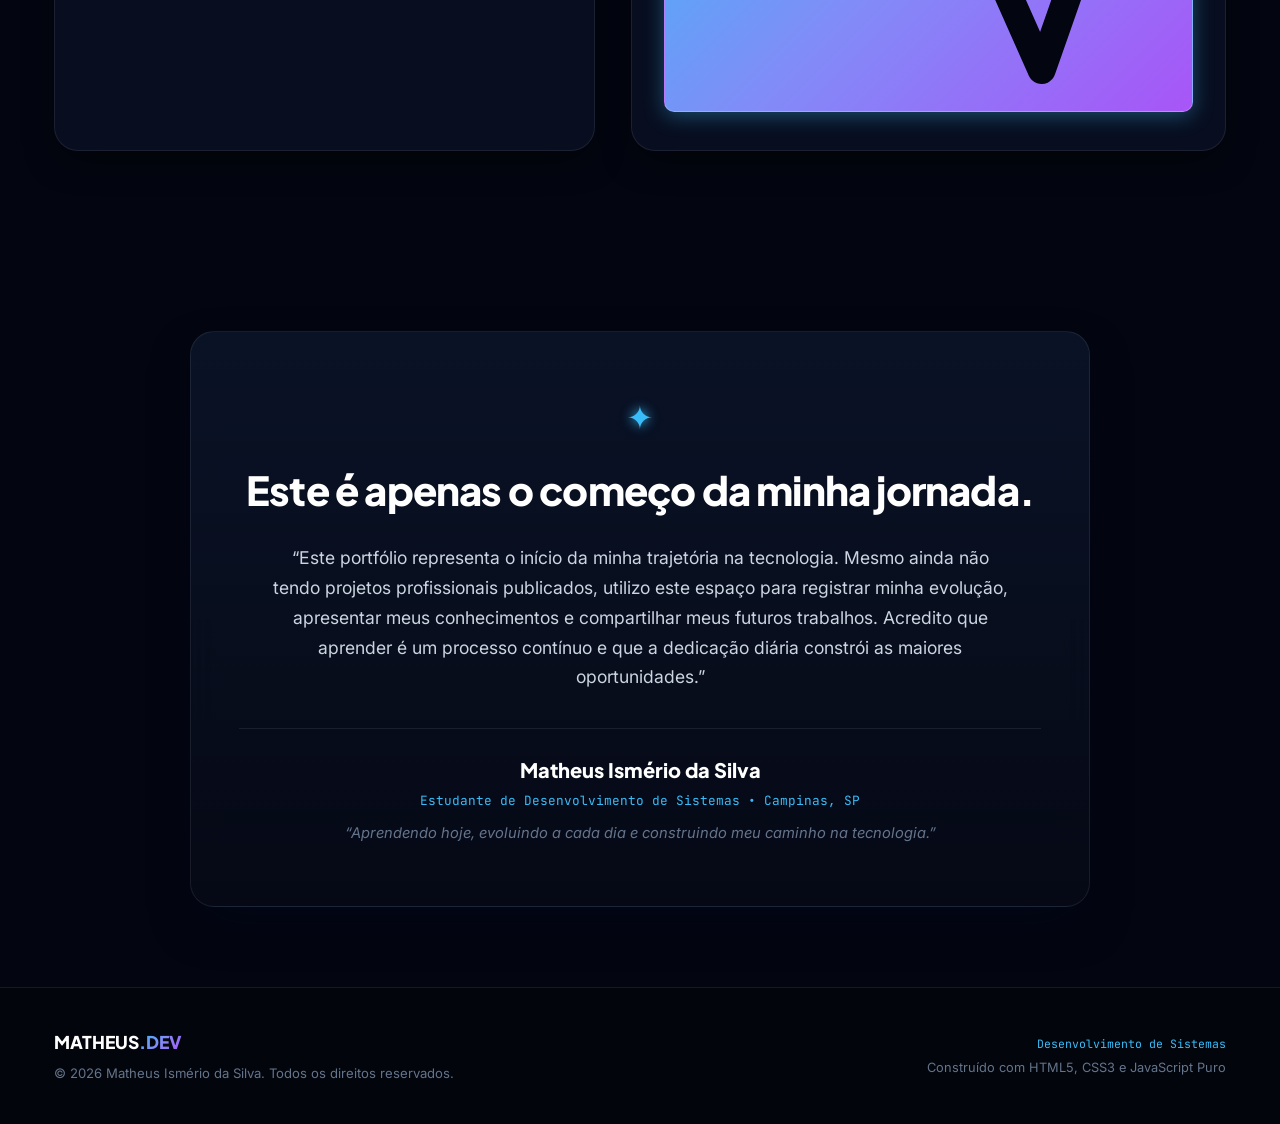
<file: th/index.html>
<!DOCTYPE html>
<html lang="pt-BR" class="scroll-smooth">
<head>
  <meta charset="UTF-8">
  <meta name="viewport" content="width=device-width, initial-scale=1.0">
  <meta name="description" content="Portfólio de Matheus Ismério da Silva — Estudante do 2º ano do Ensino Médio Técnico em Desenvolvimento de Sistemas em Campinas, SP. Conheça minha trajetória, evolução, estudos e objetivos na tecnologia.">
  <meta name="author" content="Matheus Ismério da Silva">
  <meta name="theme-color" content="#040711">
  <title>Matheus Ismério | Desenvolvimento de Sistemas</title>

  <!-- Google Fonts: Plus Jakarta Sans para títulos marcantes, Inter para leitura limpa e JetBrains Mono para código -->
  <link rel="preconnect" href="https://fonts.googleapis.com">
  <link rel="preconnect" href="https://fonts.gstatic.com" crossorigin>
  <link href="https://fonts.googleapis.com/css2?family=Inter:wght@300;400;500;600;700&family=JetBrains+Mono:wght@400;500;600;700&family=Plus+Jakarta+Sans:wght@400;500;600;700;800;900&display=swap" rel="stylesheet">

  <!-- Folha de Estilos Principal -->
  <link rel="stylesheet" href="style.css">
</head>
<body class="bg-base text-slate">

  <!-- =========================================================================
       FUNDO TECNOLÓGICO DIGITAL INTERATIVO (CANVAS 2D + NEBULOSAS + FLUXOS DE DADOS)
       Substitui a grade de quadrados por um universo tecnológico vivo e contínuo
       ========================================================================= -->
  <div class="digital-universe-bg" id="digital-universe-bg" aria-hidden="true">
    <canvas id="universe-canvas" class="universe-canvas"></canvas>
    <div class="ambient-nebula nebula-1"></div>
    <div class="ambient-nebula nebula-2"></div>
    <div class="ambient-nebula nebula-3"></div>
    <div class="cursor-glow-aura" id="cursor-glow-aura"></div>
  </div>

  <!-- Barra de Progresso de Leitura no Topo -->
  <div id="scroll-progress-bar" class="scroll-progress-bar" aria-hidden="true">
    <div class="scroll-progress-glow"></div>
  </div>

  <!-- Notificação Flutuante / Toast para Micro-interações -->
  <div class="ui-toast" id="ui-toast" role="status" aria-live="polite" aria-hidden="true">
    <div class="ui-toast-indicator"></div>
    <span class="ui-toast-msg" id="ui-toast-msg">Notificação</span>
  </div>

  <!-- Cabeçalho Fixo com Efeito Vidro Escuro (Darkmoon / Concept Velto) -->
  <header class="site-header" id="site-header">
    <div class="header-inner container">
      <!-- Logotipo com Status de Estudante -->
      <a href="#inicio" class="site-logo" aria-label="Ir para o início do portfólio de Matheus Ismério">
        <span class="logo-text">MATHEUS<span class="logo-accent">.DEV</span></span>
        <span class="logo-status-chip">
          <span class="status-pulse-dot"></span>
          <span class="status-text">2º ANO // DS</span>
        </span>
      </a>

      <!-- Navegação Principal para Desktop -->
      <nav class="main-nav" id="main-nav" aria-label="Menu principal">
        <ul class="nav-list">
          <li><a href="#inicio" class="nav-link active">Início</a></li>
          <li><a href="#sobre" class="nav-link">Sobre</a></li>
          <li><a href="#trajetoria" class="nav-link">Trajetória</a></li>
          <li><a href="#evolucao" class="nav-link">Evolução</a></li>
          <li><a href="#habilidades" class="nav-link">Habilidades</a></li>
          <li><a href="#projetos" class="nav-link">Projetos</a></li>
          <li><a href="#terminal" class="nav-link">Terminal</a></li>
          <li><a href="#galeria" class="nav-link">Galeria</a></li>
          <li><a href="#interativo" class="nav-link">Interativo</a></li>
          <li><a href="#objetivos" class="nav-link">Objetivos</a></li>
          <li><a href="#contato" class="nav-link nav-link-cta">Contato</a></li>
        </ul>
      </nav>

      <!-- Botão Menu Mobile (Hambúrguer) -->
      <button class="mobile-toggle" id="mobile-menu-toggle" aria-label="Abrir menu de navegação" aria-expanded="false" aria-controls="mobile-drawer">
        <span class="hamburger-bar"></span>
        <span class="hamburger-bar"></span>
        <span class="hamburger-bar"></span>
      </button>
    </div>
  </header>

  <!-- Gaveta Mobile / Drawer de Navegação -->
  <div class="mobile-drawer" id="mobile-drawer" aria-hidden="true">
    <div class="drawer-header">
      <span class="drawer-title">NAVEGAÇÃO</span>
      <button class="drawer-close" id="drawer-close-btn" aria-label="Fechar menu">&times;</button>
    </div>
    <ul class="drawer-list">
      <li><a href="#inicio" class="drawer-link">00 // Início</a></li>
      <li><a href="#sobre" class="drawer-link">01 // Sobre mim</a></li>
      <li><a href="#trajetoria" class="drawer-link">02 // Trajetória Escolar</a></li>
      <li><a href="#evolucao" class="drawer-link">03 // Evolução na Tecnologia</a></li>
      <li><a href="#habilidades" class="drawer-link">04 // Habilidades e Estudos</a></li>
      <li><a href="#projetos" class="drawer-link">05 // Laboratório de Projetos</a></li>
      <li><a href="#terminal" class="drawer-link">06 // Terminal Interativo</a></li>
      <li><a href="#galeria" class="drawer-link">07 // Galeria Visual</a></li>
      <li><a href="#interativo" class="drawer-link">08 // Interatividade</a></li>
      <li><a href="#objetivos" class="drawer-link">09 // Meus Objetivos</a></li>
      <li><a href="#contato" class="drawer-link drawer-cta">10 // Entrar em Contato</a></li>
    </ul>
  </div>
  <div class="drawer-backdrop" id="drawer-backdrop" aria-hidden="true"></div>

  <!-- CONTEÚDO PRINCIPAL -->
  <main id="main-content">

    <!-- =========================================================================
         1. PÁGINA INICIAL / HERO (Concept Velto + Darkmoon + Web Builder Agency)
         ========================================================================= -->
    <section class="hero-section" id="inicio">
      <div class="container hero-container">
        <!-- Coluna de Texto e Tipografia Marcante -->
        <div class="hero-content">
          <div class="hero-kicker-badge">
            <span class="kicker-dot"></span>
            <span class="kicker-text">Campinas, SP • Ensino Médio Técnico</span>
          </div>

          <h1 class="hero-title">
            <span class="hero-name-first">MATHEUS</span>
            <span class="hero-name-last gradient-text">ISMÉRIO</span>
          </h1>

          <p class="hero-role-tag">
            Estudante de Desenvolvimento de Sistemas
          </p>

          <p class="hero-phrase">
            &ldquo;Aprendendo hoje, evoluindo a cada dia e construindo meu caminho na tecnologia.&rdquo;
          </p>

          <p class="hero-description">
            Focado em compreender como os sistemas funcionam por dentro, exercitando lógica computacional, desenvolvimento web e modelagem de dados para construir soluções digitais sólidas.
          </p>

          <div class="hero-actions">
            <a href="#trajetoria" class="btn btn-primary" id="btn-hero-trajetoria">
              <span>Conhecer minha trajetória</span>
              <svg class="btn-arrow" viewBox="0 0 24 24" fill="none" stroke="currentColor" stroke-width="2.2" stroke-linecap="round" stroke-linejoin="round" aria-hidden="true">
                <line x1="5" y1="12" x2="19" y2="12"></line>
                <polyline points="12 5 19 12 12 19"></polyline>
              </svg>
            </a>
            <a href="#projetos" class="btn btn-secondary" id="btn-hero-projetos">
              <span>Acessar projetos</span>
              <svg class="btn-icon" viewBox="0 0 24 24" fill="none" stroke="currentColor" stroke-width="2" stroke-linecap="round" stroke-linejoin="round" aria-hidden="true">
                <polyline points="16 18 22 12 16 6"></polyline>
                <polyline points="8 6 2 12 8 18"></polyline>
              </svg>
            </a>
          </div>

          <!-- Métricas Rápidas Autênticas (Sem exageros) -->
          <div class="hero-telemetry">
            <div class="telemetry-item">
              <span class="telemetry-value">2º ANO</span>
              <span class="telemetry-label">Ensino Técnico</span>
            </div>
            <div class="telemetry-divider"></div>
            <div class="telemetry-item">
              <span class="telemetry-value">02</span>
              <span class="telemetry-label">Escolas de Formação</span>
            </div>
            <div class="telemetry-divider"></div>
            <div class="telemetry-item">
              <span class="telemetry-value">BASE</span>
              <span class="telemetry-label">Lógica &amp; Web</span>
            </div>
          </div>
        </div>

        <!-- Coluna Visual: Elemento Interativo de Programação (Darkmoon / Web Builder HUD) -->
        <div class="hero-visual">
          <div class="dev-hud-card" id="dev-hud-card">
            <!-- Barra Superior do Editor / HUD -->
            <div class="dev-hud-header">
              <div class="hud-window-dots">
                <span class="hud-dot red"></span>
                <span class="hud-dot yellow"></span>
                <span class="hud-dot green"></span>
              </div>
              <div class="hud-tab-selector" role="tablist">
                <button class="hud-tab active" role="tab" aria-selected="true" data-tab="perfil">
                  <span class="hud-tab-icon">ts</span> matheus.ts
                </button>
                <button class="hud-tab" role="tab" aria-selected="false" data-tab="stack">
                  <span class="hud-tab-icon">json</span> estudos.json
                </button>
                <button class="hud-tab" role="tab" aria-selected="false" data-tab="rotina">
                  <span class="hud-tab-icon">sql</span> rotina.sql
                </button>
              </div>
              <div class="hud-status-indicator">
                <span class="hud-pulse"></span>
                <span class="hud-status-text">LIVE</span>
              </div>
            </div>

            <!-- Corpo de Código Reativo -->
            <div class="dev-hud-body">
              <!-- Aba 1: Perfil em TypeScript -->
              <div class="hud-panel active" id="hud-panel-perfil">
                <pre class="code-block"><code><span class="code-comment">// Perfil de Estudante Técnico</span>
<span class="code-keyword">const</span> <span class="code-variable">estudante</span>: <span class="code-type">DevEmFormacao</span> = {
  <span class="code-property">nome</span>: <span class="code-string">"Matheus Ismério da Silva"</span>,
  <span class="code-property">cidade</span>: <span class="code-string">"Campinas, SP"</span>,
  <span class="code-property">formacao</span>: <span class="code-string">"Desenvolvimento de Sistemas"</span>,
  <span class="code-property">periodo</span>: <span class="code-string">"2º Ano do Ensino Médio Técnico"</span>,
  <span class="code-property">escola</span>: <span class="code-string">"Colégio Raphael Di Santo"</span>,
  <span class="code-property">status</span>: <span class="code-string">"Evoluindo a cada dia 🚀"</span>,
  <span class="code-function">aprenderSempre</span>(): <span class="code-type">boolean</span> {
    <span class="code-keyword">return</span> <span class="code-boolean">true</span>;
  }
};</code></pre>
              </div>

              <!-- Aba 2: Tecnologias em JSON -->
              <div class="hud-panel" id="hud-panel-stack">
                <pre class="code-block"><code><span class="code-comment">// Conhecimentos em Desenvolvimento</span>
{
  <span class="code-property">"fundamentosWeb"</span>: [<span class="code-string">"HTML5"</span>, <span class="code-string">"CSS3"</span>, <span class="code-string">"JavaScript"</span>],
  <span class="code-property">"raciocinio"</span>: <span class="code-string">"Lógica de Programação &amp; Algoritmos"</span>,
  <span class="code-property">"dados"</span>: <span class="code-string">"Banco de Dados &amp; Modelagem SQL"</span>,
  <span class="code-property">"infraestrutura"</span>: <span class="code-string">"Sistemas Operacionais &amp; Redes"</span>,
  <span class="code-property">"postura"</span>: <span class="code-string">"Curiosidade, dedicação e prática diária"</span>
}</code></pre>
              </div>

              <!-- Aba 3: Rotina em SQL -->
              <div class="hud-panel" id="hud-panel-rotina">
                <pre class="code-block"><code><span class="code-comment">-- Consulta de Evolução Contínua</span>
<span class="code-keyword">SELECT</span> meta, acao, resultado
<span class="code-keyword">FROM</span> jornada_estudos
<span class="code-keyword">WHERE</span> aluno = <span class="code-string">'Matheus Ismério'</span>
<span class="code-keyword">ORDER BY</span> dedicacao <span class="code-keyword">DESC</span>;

<span class="code-comment">-- Saída: 1 linha encontrada</span>
<span class="code-string">&gt; 'Construir base sólida' | 'Prática nas aulas' | 'Crescimento real'</span></code></pre>
              </div>
            </div>

            <!-- Rodapé do HUD com Informações Interativas -->
            <div class="dev-hud-footer">
              <span class="hud-footer-hint">✦ Clique nas abas para inspecionar os dados</span>
              <span class="hud-line-col">UTF-8 • LF • 2º Ano Técnico</span>
            </div>
          </div>
        </div>
      </div>

      <!-- Indicador de Rolagem Sutil -->
      <a href="#sobre" class="scroll-down-hint" aria-label="Rolar para a seção sobre mim">
        <span class="scroll-pill">
          <span class="scroll-wheel"></span>
        </span>
        <span class="scroll-text">Explorar portfólio</span>
      </a>
    </section>

    <!-- Divisor Fino de Estilo Cyber / Minimalista -->
    <div class="section-divider-line" aria-hidden="true"></div>

    <!-- =========================================================================
         2. SEÇÃO SOBRE MIM (Concept Velto Editorial Layout)
         ========================================================================= -->
    <section class="section sobre-section" id="sobre">
      <div class="container">
        <!-- Cabeçalho de Seção com Kicker Editorial -->
        <div class="section-header-editorial">
          <span class="section-kicker">01 // APRESENTAÇÃO</span>
          <h2 class="section-title-large">Sobre mim</h2>
          <p class="section-lead">
            Conheça minha história, minha dedicação aos estudos e o que me motiva na área de informática.
          </p>
        </div>

        <div class="sobre-layout-grid">
          <!-- Coluna 1: Declaração Principal em Tipografia Marcante -->
          <div class="sobre-editorial-card">
            <div class="editorial-quote-mark" aria-hidden="true">&ldquo;</div>
            <p class="sobre-main-quote">
              Meu nome é <strong>Matheus Ismério da Silva</strong> e sou estudante do <strong>2º ano do Ensino Médio Técnico em Desenvolvimento de Sistemas</strong>, em <strong>Campinas, SP</strong>.
            </p>
            <p class="sobre-sub-quote">
              Gosto de tecnologia e estou sempre buscando aprender coisas novas, conhecer ferramentas diferentes e desenvolver minhas habilidades.
            </p>
            <p class="sobre-final-quote">
              Estou no começo da minha jornada na programação e quero continuar evoluindo, entender como os sistemas funcionam e descobrir novas possibilidades dentro da informática.
            </p>

            <div class="sobre-pill-tags">
              <span class="tag-pill">Campinas, SP</span>
              <span class="tag-pill">Ensino Médio Técnico</span>
              <span class="tag-pill">Desenvolvimento de Sistemas</span>
              <span class="tag-pill">2º Ano</span>
              <span class="tag-pill">Aprendizado Contínuo</span>
            </div>
          </div>

          <!-- Coluna 2: Bento Grid de Pilares Pessoais -->
          <div class="sobre-bento-grid">
            <div class="bento-box bento-box-primary">
              <div class="bento-icon-wrapper">
                <svg viewBox="0 0 24 24" fill="none" stroke="currentColor" stroke-width="2" stroke-linecap="round" stroke-linejoin="round" aria-hidden="true">
                  <path d="M22 10v6M2 10l10-5 10 5-10 5z"></path>
                  <path d="M6 12v5c3 3 9 3 12 0v-5"></path>
                </svg>
              </div>
              <h3 class="bento-title">Formação Técnica Atual</h3>
              <p class="bento-desc">
                Cursando o 2º ano técnico, conciliando as matérias do ensino médio regular com matérias específicas de programação, bancos de dados e engenharia de software.
              </p>
            </div>

            <div class="bento-box">
              <div class="bento-icon-wrapper">
                <svg viewBox="0 0 24 24" fill="none" stroke="currentColor" stroke-width="2" stroke-linecap="round" stroke-linejoin="round" aria-hidden="true">
                  <circle cx="12" cy="12" r="10"></circle>
                  <path d="M12 2a14.5 14.5 0 0 0 0 20 14.5 14.5 0 0 0 0-20"></path>
                  <path d="M2 12h20"></path>
                </svg>
              </div>
              <h3 class="bento-title">Curiosidade &amp; Descoberta</h3>
              <p class="bento-desc">
                Interesse constante em descobrir como softwares, servidores e sistemas operacionais interagem para criar soluções do mundo real.
              </p>
            </div>

            <div class="bento-box">
              <div class="bento-icon-wrapper">
                <svg viewBox="0 0 24 24" fill="none" stroke="currentColor" stroke-width="2" stroke-linecap="round" stroke-linejoin="round" aria-hidden="true">
                  <polyline points="16 18 22 12 16 6"></polyline>
                  <polyline points="8 6 2 12 8 18"></polyline>
                </svg>
              </div>
              <h3 class="bento-title">Prática &amp; Disciplina</h3>
              <p class="bento-desc">
                Compreendo que programar é uma habilidade que se constrói com repetição, testes e resolução paciente de erros.
              </p>
            </div>
          </div>
        </div>
      </div>
    </section>

    <!-- Divisor Fino -->
    <div class="section-divider-line" aria-hidden="true"></div>

    <!-- =========================================================================
         3. SEÇÃO TRAJETÓRIA ESCOLAR (Foco em Autenticidade)
         ========================================================================= -->
    <section class="section trajetoria-section" id="trajetoria">
      <div class="container">
        <div class="section-header-editorial">
          <span class="section-kicker">02 // TRAJETÓRIA ESCOLAR</span>
          <h2 class="section-title-large">Onde minha base está sendo construída</h2>
          <p class="section-lead">
            As duas instituições fundamentais que marcam minha formação escolar e o meu ingresso na área técnica em Campinas, SP.
          </p>
        </div>

        <div class="schools-cards-grid">
          <!-- Instituição 1: Colégio Vivendo e Aprendendo -->
          <article class="school-card">
            <div class="school-card-top">
              <div class="school-logo-frame">
                <img src="images/logo-vivendo-e-aprendendo.png" 
                     alt="Logotipo do Colégio Vivendo e Aprendendo" 
                     class="school-logo"
                     loading="lazy">
              </div>
              <span class="school-phase-badge">Ensino Fundamental</span>
            </div>

            <div class="school-card-content">
              <h3 class="school-name">Colégio Vivendo e Aprendendo</h3>
              <p class="school-location-row">
                <svg viewBox="0 0 24 24" fill="none" stroke="currentColor" stroke-width="2" stroke-linecap="round" stroke-linejoin="round" aria-hidden="true">
                  <path d="M21 10c0 7-9 13-9 13s-9-6-9-13a9 9 0 0 1 18 0z"></path>
                  <circle cx="12" cy="10" r="3"></circle>
                </svg>
                <span>Campinas, SP</span>
              </p>
              <p class="school-summary">
                Instituição onde construí passos essenciais da minha formação educacional e pessoal. Período fundamental que moldou meus primeiros hábitos de estudo, responsabilidade e convivência em grupo.
              </p>
              <div class="school-highlights">
                <span class="school-chip">Formação Básica</span>
                <span class="school-chip">Desenvolvimento Pessoal</span>
                <span class="school-chip">Bases Escolares</span>
              </div>
            </div>
          </article>

          <!-- Instituição 2: Colégio Raphael Di Santo -->
          <article class="school-card school-card-featured">
            <div class="school-card-top">
              <div class="school-logo-frame">
                <img src="images/logo-raphael-di-santo.png" 
                     alt="Logotipo do Colégio Raphael Di Santo" 
                     class="school-logo"
                     loading="lazy">
              </div>
              <span class="school-phase-badge active-phase">Ensino Médio Técnico • Atual</span>
            </div>

            <div class="school-card-content">
              <h3 class="school-name">Colégio Raphael Di Santo</h3>
              <p class="school-location-row">
                <svg viewBox="0 0 24 24" fill="none" stroke="currentColor" stroke-width="2" stroke-linecap="round" stroke-linejoin="round" aria-hidden="true">
                  <path d="M21 10c0 7-9 13-9 13s-9-6-9-13a9 9 0 0 1 18 0z"></path>
                  <circle cx="12" cy="10" r="3"></circle>
                </svg>
                <span>Unidade Garcia — Campinas, SP</span>
              </p>
              <p class="school-summary">
                Colégio onde curso o 2º ano do Ensino Médio Técnico em Desenvolvimento de Sistemas. É aqui que estou tendo contato diário com conceitos técnicos, programação, banco de dados e raciocínio lógico estruturado.
              </p>
              <div class="school-highlights">
                <span class="school-chip">2º Ano Técnico</span>
                <span class="school-chip">Desenvolvimento de Sistemas</span>
                <span class="school-chip">Aulas Práticas de TI</span>
              </div>
            </div>
          </article>
        </div>
      </div>
    </section>

    <!-- Divisor Fino -->
    <div class="section-divider-line" aria-hidden="true"></div>

    <!-- =========================================================================
         4. SEÇÃO EVOLUÇÃO (REFORMULAÇÃO COMPLETA — 100% ESTÁVEL, SEM BUGS)
         ========================================================================= -->
    <section class="section evolucao-section" id="evolucao">
      <div class="container">
        <div class="section-header-editorial">
          <span class="section-kicker">03 // PROGRESSO TRANSPARENTE</span>
          <h2 class="section-title-large">Minha evolução na tecnologia</h2>
          <p class="section-lead">
            Apresentação realista do meu desenvolvimento como estudante: da base que estou construindo hoje até os objetivos futuros que pretendo alcançar.
          </p>
        </div>

        <!-- Controle de Navegação de Etapas (Acessível, sem quebras) -->
        <div class="evolution-nav-tabs" role="tablist" aria-label="Fases da evolução">
          <button class="evo-tab-btn active" role="tab" aria-selected="true" data-step-target="1">
            <span class="evo-tab-number">01</span>
            <span class="evo-tab-label">Onde estou</span>
          </button>
          <button class="evo-tab-btn" role="tab" aria-selected="false" data-step-target="2">
            <span class="evo-tab-number">02</span>
            <span class="evo-tab-label">Próximo passo</span>
          </button>
          <button class="evo-tab-btn" role="tab" aria-selected="false" data-step-target="3">
            <span class="evo-tab-number">03</span>
            <span class="evo-tab-label">Onde quero chegar</span>
          </button>
        </div>

        <!-- Trilha de Cartões de Evolução com Tipografia Nítida e Robusta -->
        <div class="evolution-grid" id="evolution-grid">
          <!-- ETAPA 1: ONDE ESTOU -->
          <article class="evo-card active-card" data-step="1">
            <div class="evo-card-header">
              <span class="evo-stage-number">01</span>
              <div class="evo-stage-status status-present">
                <span class="status-indicator-dot"></span>
                <span>Etapa Atual</span>
              </div>
            </div>

            <div class="evo-card-body">
              <h3 class="evo-stage-title">Onde estou:</h3>
              <p class="evo-stage-description">
                Aprendendo os fundamentos da programação e conhecendo as ferramentas essenciais da área de tecnologia.
              </p>

              <div class="evo-stage-details">
                <h4 class="evo-details-title">Foco neste momento:</h4>
                <ul class="evo-points-list">
                  <li>Compreender a estrutura de páginas web com HTML5 e estilização com CSS3.</li>
                  <li>Praticar lógica de programação com variáveis, condicionais e laços.</li>
                  <li>Primeiros passos com JavaScript para adicionar dinamismo e interatividade.</li>
                  <li>Noções básicas de computadores, hardware e sistemas operacionais.</li>
                </ul>
              </div>
            </div>

            <div class="evo-card-footer">
              <span class="evo-footer-tag">Bases &amp; Fundamentos</span>
              <span class="evo-footer-indicator">Em andamento</span>
            </div>
          </article>

          <!-- ETAPA 2: MEU PRÓXIMO PASSO -->
          <article class="evo-card" data-step="2">
            <div class="evo-card-header">
              <span class="evo-stage-number">02</span>
              <div class="evo-stage-status status-next">
                <span class="status-indicator-dot"></span>
                <span>Próximo Passo</span>
              </div>
            </div>

            <div class="evo-card-body">
              <h3 class="evo-stage-title">Meu próximo passo:</h3>
              <p class="evo-stage-description">
                Praticar os conteúdos das aulas técnicas e desenvolver minhas habilidades com projetos de exercícios.
              </p>

              <div class="evo-stage-details">
                <h4 class="evo-details-title">Metas a curto prazo:</h4>
                <ul class="evo-points-list">
                  <li>Fixar os conteúdos teóricos com desafios práticos de código no computador.</li>
                  <li>Aprofundar em conceitos de bancos de dados relacionais e modelagem de tabelas.</li>
                  <li>Dominar a manipulação do DOM e eventos com JavaScript moderno.</li>
                  <li>Aprender a organizar arquivos e utilizar versionamento básico de código.</li>
                </ul>
              </div>
            </div>

            <div class="evo-card-footer">
              <span class="evo-footer-tag">Prática &amp; Fixação</span>
              <span class="evo-footer-indicator">Planejado</span>
            </div>
          </article>

          <!-- ETAPA 3: ONDE QUERO CHEGAR -->
          <article class="evo-card" data-step="3">
            <div class="evo-card-header">
              <span class="evo-stage-number">03</span>
              <div class="evo-stage-status status-future">
                <span class="status-indicator-dot"></span>
                <span>Visão de Futuro</span>
              </div>
            </div>

            <div class="evo-card-body">
              <h3 class="evo-stage-title">Onde quero chegar:</h3>
              <p class="evo-stage-description">
                Criar meus próprios projetos completos e descobrir qual área da tecnologia combina mais comigo.
              </p>

              <div class="evo-stage-details">
                <h4 class="evo-details-title">Objetivos de longo prazo:</h4>
                <ul class="evo-points-list">
                  <li>Desenvolver sistemas funcionais que resolvam necessidades reais do dia a dia.</li>
                  <li>Aprender novas linguagens de programação e expandir minha visão de mercado.</li>
                  <li>Identificar a área de atuação (Front-end, Back-end, Dados ou Infraestrutura) ideal para minha carreira.</li>
                  <li>Ingressar com segurança no mercado profissional de tecnologia.</li>
                </ul>
              </div>
            </div>

            <div class="evo-card-footer">
              <span class="evo-footer-tag">Projetos &amp; Carreira</span>
              <span class="evo-footer-indicator">Meta Contínua</span>
            </div>
          </article>
        </div>
      </div>
    </section>

    <!-- Divisor Fino -->
    <div class="section-divider-line" aria-hidden="true"></div>

    <!-- =========================================================================
         5. SEÇÃO HABILIDADES / CONHECIMENTOS (Honesta — Sem Porcentagens Falsas)
         ========================================================================= -->
    <section class="section habilidades-section" id="habilidades">
      <div class="container">
        <div class="section-header-editorial">
          <span class="section-kicker">04 // CONHECIMENTOS TÉCNICOS</span>
          <h2 class="section-title-large">O que estou aprendendo</h2>
          <p class="section-lead">
            Assuntos e linguagens que estudo no curso técnico. Sem barras de porcentagem inventadas — apenas uma visão autêntica de cada fundamento em desenvolvimento.
          </p>
        </div>

        <div class="skills-grid">
          <!-- Card 1: HTML5 -->
          <article class="skill-card" data-tech="html" tabindex="0" role="button" aria-label="Ver detalhes de HTML">
            <div class="skill-card-top">
              <div class="skill-icon-box icon-html">
                <svg viewBox="0 0 24 24" fill="none" stroke="currentColor" stroke-width="2" stroke-linecap="round" stroke-linejoin="round" aria-hidden="true">
                  <polyline points="16 18 22 12 16 6"></polyline>
                  <polyline points="8 6 2 12 8 18"></polyline>
                </svg>
              </div>
              <span class="skill-badge">Estruturação</span>
            </div>
            <h3 class="skill-title">HTML5</h3>
            <p class="skill-summary">
              Linguagem de marcação usada para estruturar e dar semântica às páginas na web.
            </p>
            <div class="skill-card-footer">
              <span class="skill-status-text">✦ Em estudo nas aulas</span>
              <span class="skill-expand-arrow">→</span>
            </div>
          </article>

          <!-- Card 2: CSS3 -->
          <article class="skill-card" data-tech="css" tabindex="0" role="button" aria-label="Ver detalhes de CSS">
            <div class="skill-card-top">
              <div class="skill-icon-box icon-css">
                <svg viewBox="0 0 24 24" fill="none" stroke="currentColor" stroke-width="2" stroke-linecap="round" stroke-linejoin="round" aria-hidden="true">
                  <circle cx="12" cy="12" r="10"></circle>
                  <path d="M12 2a14.5 14.5 0 0 0 0 20 14.5 14.5 0 0 0 0-20"></path>
                  <path d="M2 12h20"></path>
                </svg>
              </div>
              <span class="skill-badge">Estilização</span>
            </div>
            <h3 class="skill-title">CSS3</h3>
            <p class="skill-summary">
              Folhas de estilo responsáveis pelo visual, tipografia, cores, espaçamento e design responsivo.
            </p>
            <div class="skill-card-footer">
              <span class="skill-status-text">✦ Em estudo nas aulas</span>
              <span class="skill-expand-arrow">→</span>
            </div>
          </article>

          <!-- Card 3: JavaScript -->
          <article class="skill-card" data-tech="javascript" tabindex="0" role="button" aria-label="Ver detalhes de JavaScript">
            <div class="skill-card-top">
              <div class="skill-icon-box icon-js">
                <svg viewBox="0 0 24 24" fill="none" stroke="currentColor" stroke-width="2" stroke-linecap="round" stroke-linejoin="round" aria-hidden="true">
                  <polygon points="13 2 3 14 12 14 11 22 21 10 12 10 13 2"></polygon>
                </svg>
              </div>
              <span class="skill-badge">Interatividade</span>
            </div>
            <h3 class="skill-title">JavaScript</h3>
            <p class="skill-summary">
              Linguagem de programação para dar comportamento dinâmico e resposta a eventos do usuário na web.
            </p>
            <div class="skill-card-footer">
              <span class="skill-status-text">✦ Prática de fundamentos</span>
              <span class="skill-expand-arrow">→</span>
            </div>
          </article>

          <!-- Card 4: Lógica de Programação -->
          <article class="skill-card" data-tech="logica" tabindex="0" role="button" aria-label="Ver detalhes de Lógica de Programação">
            <div class="skill-card-top">
              <div class="skill-icon-box icon-logica">
                <svg viewBox="0 0 24 24" fill="none" stroke="currentColor" stroke-width="2" stroke-linecap="round" stroke-linejoin="round" aria-hidden="true">
                  <rect x="3" y="3" width="7" height="7"></rect>
                  <rect x="14" y="3" width="7" height="7"></rect>
                  <rect x="14" y="14" width="7" height="7"></rect>
                  <rect x="3" y="14" width="7" height="7"></rect>
                </svg>
              </div>
              <span class="skill-badge">Raciocínio</span>
            </div>
            <h3 class="skill-title">Lógica de Programação</h3>
            <p class="skill-summary">
              Construção de algoritmos estruturados, condições lógicas, variáveis e laços de repetição.
            </p>
            <div class="skill-card-footer">
              <span class="skill-status-text">✦ Base fundamental</span>
              <span class="skill-expand-arrow">→</span>
            </div>
          </article>

          <!-- Card 5: Banco de Dados -->
          <article class="skill-card" data-tech="banco-dados" tabindex="0" role="button" aria-label="Ver detalhes de Banco de Dados">
            <div class="skill-card-top">
              <div class="skill-icon-box icon-db">
                <svg viewBox="0 0 24 24" fill="none" stroke="currentColor" stroke-width="2" stroke-linecap="round" stroke-linejoin="round" aria-hidden="true">
                  <ellipse cx="12" cy="5" rx="9" ry="3"></ellipse>
                  <path d="M21 12c0 1.66-4 3-9 3s-9-1.34-9-3"></path>
                  <path d="M3 5v14c0 1.66 4 3 9 3s9-1.34 9-3V5"></path>
                </svg>
              </div>
              <span class="skill-badge">Armazenamento</span>
            </div>
            <h3 class="skill-title">Banco de Dados</h3>
            <p class="skill-summary">
              Conceitos iniciais de modelagem de tabelas, relacionamentos, chaves primárias e consultas SQL.
            </p>
            <div class="skill-card-footer">
              <span class="skill-status-text">✦ Primeiros contatos</span>
              <span class="skill-expand-arrow">→</span>
            </div>
          </article>

          <!-- Card 6: Informática e Sistemas -->
          <article class="skill-card" data-tech="informatica" tabindex="0" role="button" aria-label="Ver detalhes de Informática">
            <div class="skill-card-top">
              <div class="skill-icon-box icon-info">
                <svg viewBox="0 0 24 24" fill="none" stroke="currentColor" stroke-width="2" stroke-linecap="round" stroke-linejoin="round" aria-hidden="true">
                  <rect x="2" y="3" width="20" height="14" rx="2" ry="2"></rect>
                  <line x1="8" y1="21" x2="16" y2="21"></line>
                  <line x1="12" y1="17" x2="12" y2="21"></line>
                </svg>
              </div>
              <span class="skill-badge">Fundamentos</span>
            </div>
            <h3 class="skill-title">Informática &amp; Sistemas</h3>
            <p class="skill-summary">
              Compreensão de sistemas operacionais, componentes de hardware, redes e ambiente de desenvolvimento.
            </p>
            <div class="skill-card-footer">
              <span class="skill-status-text">✦ Visão de arquitetura</span>
              <span class="skill-expand-arrow">→</span>
            </div>
          </article>
        </div>
      </div>
    </section>

    <!-- Modal para Detalhamento dos Conhecimentos -->
    <div class="tech-modal-backdrop" id="tech-modal" aria-hidden="true" role="dialog" aria-modal="true" aria-labelledby="modal-title">
      <div class="tech-modal-card">
        <button class="tech-modal-close" id="modal-close-btn" aria-label="Fechar janela de detalhes">&times;</button>
        <div class="tech-modal-header">
          <div class="tech-modal-icon-badge" id="modal-icon-badge"></div>
          <div>
            <span class="tech-modal-kicker">CONHECIMENTO EM DESENVOLVIMENTO</span>
            <h3 class="tech-modal-title" id="modal-title">Nome da Tecnologia</h3>
          </div>
        </div>
        <div class="tech-modal-body">
          <div class="modal-section">
            <h4 class="modal-label">O que este assunto representa:</h4>
            <p class="modal-text" id="modal-description"></p>
          </div>
          <div class="modal-section">
            <h4 class="modal-label">Como faz parte da minha formação:</h4>
            <p class="modal-text" id="modal-learning"></p>
          </div>
        </div>
        <div class="tech-modal-footer">
          <button class="btn btn-secondary modal-confirm-btn" id="modal-confirm-btn">Fechar detalhes</button>
        </div>
      </div>
    </div>

    <!-- Divisor Fino -->
    <div class="section-divider-line" aria-hidden="true"></div>

    <!-- =========================================================================
         6. SEÇÃO PROJETOS (Laboratório para Projetos Futuros)
         ========================================================================= -->
    <section class="section projetos-section" id="projetos">
      <div class="container">
        <div class="section-header-editorial">
          <span class="section-kicker">05 // LABORATÓRIO DE CRIAÇÃO</span>
          <h2 class="section-title-large">Meus projetos futuros</h2>
          <p class="section-lead">
            Espaço projetado para receber as aplicações reais que desenvolverei ao longo da minha jornada técnica.
          </p>
        </div>

        <!-- Banner Explicativo Autêntico e Transparente -->
        <div class="projetos-notice-card">
          <div class="notice-icon">
            <svg viewBox="0 0 24 24" fill="none" stroke="currentColor" stroke-width="2" stroke-linecap="round" stroke-linejoin="round" aria-hidden="true">
              <path d="M14.7 6.3a1 1 0 0 0 0 1.4l1.6 1.6a1 1 0 0 0 1.4 0l3.77-3.77a6 6 0 0 1-7.94 7.94l-6.91 6.91a2.12 2.12 0 0 1-3-3l6.91-6.91a6 6 0 0 1 7.94-7.94l-3.76 3.76z"></path>
            </svg>
          </div>
          <div class="notice-text">
            <h3 class="notice-title">Área preparada para projetos futuros</h3>
            <p class="notice-desc">
              Ainda estou aprendendo e não tenho projetos próprios publicados para apresentar como um portfólio profissional. Conforme eu avançar nas aulas técnicas e desenvolver meus próprios sites, sistemas e exercícios práticos, publicarei os códigos, links e demonstrações diretamente aqui.
            </p>
          </div>
        </div>

        <!-- Mockups / Blueprints de Projetos em Estruturação -->
        <div class="future-blueprints-grid">
          <!-- Projeto Futuro 1: Web Front-End -->
          <article class="blueprint-card">
            <div class="blueprint-header">
              <span class="blueprint-tag">LAB-01 // FRONT-END</span>
              <span class="blueprint-status">Em Planejamento</span>
            </div>
            <div class="blueprint-preview-box">
              <div class="blueprint-code-ghost">
                <span class="ghost-line w-80"></span>
                <span class="ghost-line w-60"></span>
                <span class="ghost-line w-90"></span>
                <span class="ghost-line w-40"></span>
              </div>
              <span class="blueprint-watermark">&lt;/&gt;</span>
            </div>
            <div class="blueprint-content">
              <h3 class="blueprint-title">Aplicação Web Responsiva</h3>
              <p class="blueprint-desc">
                Criação de uma interface web moderna aplicando HTML5 semântico, flexbox, CSS grid e manipulação dinâmica de elementos com JavaScript puro.
              </p>
              <div class="blueprint-tech-pills">
                <span>HTML5</span>
                <span>CSS3</span>
                <span>JavaScript</span>
              </div>
            </div>
          </article>

          <!-- Projeto Futuro 2: Banco de Dados -->
          <article class="blueprint-card">
            <div class="blueprint-header">
              <span class="blueprint-tag">LAB-02 // DADOS &amp; LÓGICA</span>
              <span class="blueprint-status">Em Estudo</span>
            </div>
            <div class="blueprint-preview-box">
              <div class="blueprint-code-ghost">
                <span class="ghost-line w-50"></span>
                <span class="ghost-line w-90"></span>
                <span class="ghost-line w-70"></span>
                <span class="ghost-line w-60"></span>
              </div>
              <span class="blueprint-watermark">SQL</span>
            </div>
            <div class="blueprint-content">
              <h3 class="blueprint-title">Sistema de Cadastro e Consultas</h3>
              <p class="blueprint-desc">
                Exercício de modelagem de tabelas relacionais, integridade de dados e execução de consultas estruturadas para fixação de banco de dados.
              </p>
              <div class="blueprint-tech-pills">
                <span>SQL</span>
                <span>Modelagem</span>
                <span>Lógica</span>
              </div>
            </div>
          </article>

          <!-- Projeto Futuro 3: Utilitário em JS -->
          <article class="blueprint-card">
            <div class="blueprint-header">
              <span class="blueprint-tag">LAB-03 // ALGORITMOS</span>
              <span class="blueprint-status">Em Desenvolvimento</span>
            </div>
            <div class="blueprint-preview-box">
              <div class="blueprint-code-ghost">
                <span class="ghost-line w-70"></span>
                <span class="ghost-line w-40"></span>
                <span class="ghost-line w-80"></span>
                <span class="ghost-line w-50"></span>
              </div>
              <span class="blueprint-watermark">JS</span>
            </div>
            <div class="blueprint-content">
              <h3 class="blueprint-title">Utilitário Interativo de Cálculos</h3>
              <p class="blueprint-desc">
                Desenvolvimento de script funcional para solucionar problemas lógicos de matemática ou organização de rotina com feedback visual instantâneo.
              </p>
              <div class="blueprint-tech-pills">
                <span>JavaScript</span>
                <span>DOM</span>
                <span>Eventos</span>
              </div>
            </div>
          </article>
        </div>
      </div>
    </section>

    <!-- Divisor Fino -->
    <div class="section-divider-line" aria-hidden="true"></div>

    <!-- =========================================================================
         7. SEÇÃO TERMINAL INTERATIVO (Darkmoon Cyber Aesthetic)
         ========================================================================= -->
    <section class="section terminal-section" id="terminal">
      <div class="container">
        <div class="section-header-editorial">
          <span class="section-kicker">06 // TERMINAL INTERATIVO</span>
          <h2 class="section-title-large">Explore via linha de comando</h2>
          <p class="section-lead">
            Navegue pelas informações do portfólio executando comandos simulados no terminal. Digite ou clique nas sugestões!
          </p>
        </div>

        <div class="terminal-container">
          <!-- Barra Superior do Terminal -->
          <div class="terminal-bar">
            <div class="terminal-window-buttons">
              <span class="term-btn close" title="Fechar"></span>
              <span class="term-btn minimize" title="Minimizar"></span>
              <span class="term-btn maximize" title="Maximizar"></span>
            </div>
            <div class="terminal-title-label">
              <span class="terminal-icon">❯_</span> matheus@portfolio: ~ (bash)
            </div>
            <div class="terminal-controls">
              <button class="btn-clear-term" id="btn-clear-term" title="Limpar histórico">Limpar tela</button>
            </div>
          </div>

          <!-- Comandos Rápidos Clicáveis -->
          <div class="terminal-shortcuts" aria-label="Comandos rápidos disponíveis">
            <span class="shortcuts-label">Atalhos:</span>
            <button class="term-chip" data-cmd="sobre">sobre</button>
            <button class="term-chip" data-cmd="trajetoria">trajetoria</button>
            <button class="term-chip" data-cmd="habilidades">habilidades</button>
            <button class="term-chip" data-cmd="evolucao">evolucao</button>
            <button class="term-chip" data-cmd="objetivos">objetivos</button>
            <button class="term-chip" data-cmd="ajuda">ajuda</button>
          </div>

          <!-- Saída do Terminal -->
          <div class="terminal-screen" id="terminal-screen" aria-live="polite">
            <div class="terminal-welcome">
              <p class="t-dim">Terminal de Matheus Ismério da Silva [Versão 2.0 - DS]</p>
              <p class="t-dim">Sistema operacional: Ambiente simulado de estudos técnicos.</p>
              <p class="t-dim">Dica: Digite <span class="t-hl">ajuda</span> ou clique nos comandos acima para começar.</p>
              <br>
            </div>
          </div>

          <!-- Linha de Entrada do Terminal -->
          <form class="terminal-input-bar" id="terminal-form" autocomplete="off">
            <label for="terminal-cli-input" class="terminal-prompt-symbol">
              <span class="p-user">matheus</span><span class="p-sep">@</span><span class="p-host">portfolio</span><span class="p-colon">:</span><span class="p-path">~</span><span class="p-dollar">$</span>
            </label>
            <input type="text" 
                   id="terminal-cli-input" 
                   class="terminal-cli-input" 
                   placeholder="digite um comando (ex: sobre, ajuda)..." 
                   spellcheck="false" 
                   autocapitalize="off" 
                   autocorrect="off">
            <button type="submit" class="terminal-submit-btn" aria-label="Enviar comando">
              <svg viewBox="0 0 24 24" fill="none" stroke="currentColor" stroke-width="2" stroke-linecap="round" stroke-linejoin="round" aria-hidden="true">
                <line x1="22" y1="2" x2="11" y2="13"></line>
                <polygon points="22 2 15 22 11 13 2 9 22 2"></polygon>
              </svg>
            </button>
          </form>
        </div>
      </div>
    </section>

    <!-- Divisor Fino -->
    <div class="section-divider-line" aria-hidden="true"></div>

    <!-- =========================================================================
         8. SEÇÃO GALERIA VISUAL DE TECNOLOGIA (Darkmoon Visual Immersion)
         ========================================================================= -->
    <section class="section galeria-section" id="galeria">
      <div class="container">
        <div class="section-header-editorial">
          <span class="section-kicker">07 // IMERSÃO VISUAL</span>
          <h2 class="section-title-large">Galeria visual de tecnologia</h2>
          <p class="section-lead">
            Conceitos, máquinas e ambientes que representam o universo da computação e inspiram minha rotina de estudos.
          </p>
        </div>

        <!-- Visualizador Interativo da Galeria com Navegação Suave -->
        <div class="galeria-viewer" id="galeria-viewer">
          <!-- Controles Superiores -->
          <div class="galeria-controls-bar">
            <span class="galeria-counter-display" id="galeria-counter">01 / 05</span>
            <div class="galeria-arrows">
              <button class="galeria-arrow-btn" id="galeria-prev" aria-label="Imagem anterior">
                <svg viewBox="0 0 24 24" fill="none" stroke="currentColor" stroke-width="2.2"><polyline points="15 18 9 12 15 6"></polyline></svg>
              </button>
              <button class="galeria-arrow-btn" id="galeria-next" aria-label="Próxima imagem">
                <svg viewBox="0 0 24 24" fill="none" stroke="currentColor" stroke-width="2.2"><polyline points="9 18 15 12 9 6"></polyline></svg>
              </button>
            </div>
          </div>

          <!-- Trilho de Slides da Galeria -->
          <div class="galeria-slides-wrapper" id="galeria-slides-wrapper">
            <!-- Slide 1: Programação -->
            <article class="galeria-slide active-slide" data-slide="0">
              <div class="slide-image-box">
                <img src="images/galeria-programacao.jpg" alt="Conceito visual de programação e código na tela" class="slide-img" loading="lazy">
                <div class="slide-image-overlay"></div>
              </div>
              <div class="slide-info-panel">
                <span class="slide-kicker">01 // CÓDIGO &amp; LÓGICA</span>
                <h3 class="slide-title">A Arte da Programação</h3>
                <p class="slide-text">
                  Transformar raciocínio estruturado em instruções claras para a máquina. A prática de resolver desafios através de sintaxe limpa, lógica e métodos computacionais.
                </p>
                <div class="slide-tags">
                  <span>Sintaxe</span>
                  <span>Algoritmos</span>
                  <span>Resolução de Problemas</span>
                </div>
              </div>
            </article>

            <!-- Slide 2: Computadores & Hardware -->
            <article class="galeria-slide" data-slide="1">
              <div class="slide-image-box">
                <img src="images/galeria-computadores.jpg" alt="Hardware e processador de computador" class="slide-img" loading="lazy">
                <div class="slide-image-overlay"></div>
              </div>
              <div class="slide-info-panel">
                <span class="slide-kicker">02 // ARQUITETURA &amp; CIRCUITOS</span>
                <h3 class="slide-title">Arquitetura de Computadores</h3>
                <p class="slide-text">
                  A base física que possibilita o software: processadores, memórias e circuitos trabalhando em sincronia para executar bilhões de operações por segundo.
                </p>
                <div class="slide-tags">
                  <span>Hardware</span>
                  <span>Circuitos</span>
                  <span>Sistemas</span>
                </div>
              </div>
            </article>

            <!-- Slide 3: Criação Web Moderna -->
            <article class="galeria-slide" data-slide="2">
              <div class="slide-image-box">
                <img src="images/galeria-desenvolvimento.jpg" alt="Desenvolvimento web e interfaces" class="slide-img" loading="lazy">
                <div class="slide-image-overlay"></div>
              </div>
              <div class="slide-info-panel">
                <span class="slide-kicker">03 // WEB &amp; INTERFACES</span>
                <h3 class="slide-title">Criação Web Moderna</h3>
                <p class="slide-text">
                  União de HTML semântico, estilos CSS avançados e scripts dinâmicos para criar páginas responsivas, acessíveis e visualmente marcantes em qualquer tela.
                </p>
                <div class="slide-tags">
                  <span>HTML5 &amp; CSS3</span>
                  <span>JavaScript</span>
                  <span>Design Responsivo</span>
                </div>
              </div>
            </article>

            <!-- Slide 4: Ambiente de Aprendizado -->
            <article class="galeria-slide" data-slide="3">
              <div class="slide-image-box">
                <img src="images/galeria-ambiente.jpg" alt="Ambiente de estudos e programação" class="slide-img" loading="lazy">
                <div class="slide-image-overlay"></div>
              </div>
              <div class="slide-info-panel">
                <span class="slide-kicker">04 // FOCO &amp; PRÁTICA</span>
                <h3 class="slide-title">Ambiente de Aprendizado</h3>
                <p class="slide-text">
                  A rotina de dedicação escolar: revisar as aulas do curso técnico, abrir o editor de código e transformar a curiosidade em conhecimento prático.
                </p>
                <div class="slide-tags">
                  <span>Dedicação</span>
                  <span>Constância</span>
                  <span>Prática Diária</span>
                </div>
              </div>
            </article>

            <!-- Slide 5: Tecnologia & Criatividade -->
            <article class="galeria-slide" data-slide="4">
              <div class="slide-image-box">
                <img src="images/galeria-criatividade.jpg" alt="Conceito abstrato de tecnologia e criatividade" class="slide-img" loading="lazy">
                <div class="slide-image-overlay"></div>
              </div>
              <div class="slide-info-panel">
                <span class="slide-kicker">05 // FUTURO &amp; IDEIAS</span>
                <h3 class="slide-title">Tecnologia &amp; Criatividade</h3>
                <p class="slide-text">
                  O desenvolvimento de software como um meio para construir novas ideias e soluções digitais funcionais para o benefício das pessoas.
                </p>
                <div class="slide-tags">
                  <span>Inovação</span>
                  <span>Novas Tecnologias</span>
                  <span>Evolução</span>
                </div>
              </div>
            </article>
          </div>

          <!-- Indicadores de Pontos / Dots -->
          <div class="galeria-dots-container" id="galeria-dots" role="tablist" aria-label="Navegar pelos slides da galeria">
            <button class="galeria-dot active" role="tab" aria-selected="true" data-slide-index="0" aria-label="Slide 1"></button>
            <button class="galeria-dot" role="tab" aria-selected="false" data-slide-index="1" aria-label="Slide 2"></button>
            <button class="galeria-dot" role="tab" aria-selected="false" data-slide-index="2" aria-label="Slide 3"></button>
            <button class="galeria-dot" role="tab" aria-selected="false" data-slide-index="3" aria-label="Slide 4"></button>
            <button class="galeria-dot" role="tab" aria-selected="false" data-slide-index="4" aria-label="Slide 5"></button>
          </div>
        </div>
      </div>
    </section>

    <!-- Divisor Fino -->
    <div class="section-divider-line" aria-hidden="true"></div>

    <!-- =========================================================================
         9. SEÇÃO INTERATIVIDADE & INSPIRAÇÃO (Web Builder Agency Motion)
         ========================================================================= -->
    <section class="section interativo-section" id="interativo">
      <div class="container">
        <div class="section-header-editorial">
          <span class="section-kicker">08 // EXPERIÊNCIA INTERATIVA</span>
          <h2 class="section-title-large">Interatividade &amp; Inspiração</h2>
          <p class="section-lead">
            Elementos interativos dinâmicos com pensamentos e ideias sobre a persistência e a evolução na programação.
          </p>
        </div>

        <div class="interactive-split-grid">
          <!-- Coluna 1: Computador Interativo de Frases -->
          <div class="interactive-column-card">
            <div class="card-kicker-row">
              <span class="card-kicker-text">TELA INTERATIVA</span>
              <span class="interactive-pill-badge">Clique para alternar</span>
            </div>
            <h3 class="card-inner-title">Computador de Ideias</h3>
            <p class="card-inner-desc">
              Clique diretamente na tela do computador para alternar as reflexões sobre programação:
            </p>

            <div class="screen-device-wrapper" id="clickable-screen" role="button" tabindex="0" aria-label="Clique para alternar mensagem na tela">
              <div class="screen-monitor">
                <div class="screen-bezel">
                  <div class="screen-dots">
                    <span class="s-dot red"></span>
                    <span class="s-dot yellow"></span>
                    <span class="s-dot green"></span>
                  </div>
                  <div class="screen-display">
                    <span class="screen-prompt">&gt;</span>
                    <p class="screen-text" id="screen-dynamic-text">Todo conhecimento começa com curiosidade.</p>
                  </div>
                  <div class="screen-hint-bar">
                    <span>Toque na tela para mudar ↻</span>
                  </div>
                </div>
              </div>
              <div class="screen-stand"></div>
              <div class="screen-base"></div>
            </div>

            <button class="btn btn-secondary w-full" id="btn-next-screen-quote">
              <svg viewBox="0 0 24 24" fill="none" stroke="currentColor" stroke-width="2" stroke-linecap="round" stroke-linejoin="round" aria-hidden="true">
                <polyline points="23 4 23 10 17 10"></polyline>
                <path d="M20.49 15a9 9 0 1 1-2.12-9.36L23 10"></path>
              </svg>
              <span>Próxima mensagem</span>
            </button>
          </div>

          <!-- Coluna 2: Uma Ideia Para Hoje (Gerador de Inspiração) -->
          <div class="interactive-column-card">
            <div class="card-kicker-row">
              <span class="card-kicker-text">PENSAMENTO DO DIA</span>
              <span class="interactive-pill-badge">Reflexão técnica</span>
            </div>
            <h3 class="card-inner-title">Uma ideia para hoje</h3>
            <p class="card-inner-desc">
              Lembretes essenciais sobre a constância e o aprendizado diário no universo da tecnologia:
            </p>

            <div class="quote-display-card">
              <div class="quote-giant-mark" aria-hidden="true">&ldquo;</div>
              <p class="quote-live-text" id="inspiration-live-text">
                Aprender a programar é como aprender um novo idioma: a prática diária constrói a fluência.
              </p>
              <div class="quote-meta-row">
                <span class="quote-topic-tag">Constância &amp; Dedicação</span>
                <span class="quote-author-tag">Matheus Ismério</span>
              </div>
            </div>

            <button class="btn btn-primary w-full" id="btn-shuffle-inspiration">
              <svg viewBox="0 0 24 24" fill="none" stroke="currentColor" stroke-width="2" stroke-linecap="round" stroke-linejoin="round" aria-hidden="true">
                <polygon points="13 2 3 14 12 14 11 22 21 10 12 10 13 2"></polygon>
              </svg>
              <span>Gerar nova ideia</span>
            </button>
          </div>
        </div>
      </div>
    </section>

    <!-- Divisor Fino -->
    <div class="section-divider-line" aria-hidden="true"></div>

    <!-- =========================================================================
         10. SEÇÃO OBJETIVOS (Concept Velto Bento Architecture)
         ========================================================================= -->
    <section class="section objetivos-section" id="objetivos">
      <div class="container">
        <div class="section-header-editorial">
          <span class="section-kicker">09 // METAS PESSOAIS</span>
          <h2 class="section-title-large">Meus objetivos na tecnologia</h2>
          <p class="section-lead">
            Direcionamentos claros que norteiam meu aprendizado e a construção do meu futuro como desenvolvedor.
          </p>
        </div>

        <div class="objetivos-editorial-banner">
          <div class="editorial-banner-icon" aria-hidden="true">
            <svg viewBox="0 0 24 24" fill="none" stroke="currentColor" stroke-width="2" stroke-linecap="round" stroke-linejoin="round">
              <circle cx="12" cy="12" r="10"></circle>
              <circle cx="12" cy="12" r="6"></circle>
              <circle cx="12" cy="12" r="2"></circle>
            </svg>
          </div>
          <p class="editorial-banner-statement">
            &ldquo;Quero aprofundar meus conhecimentos na área de tecnologia, aprender novas linguagens de programação e entender melhor as diferentes áreas de atuação dentro da informática. Também pretendo criar sites, desenvolver sistemas e descobrir qual área combina mais comigo profissionalmente.&rdquo;
          </p>
        </div>

        <!-- 4 Pilares Principais em Grid Bento -->
        <div class="objetivos-grid">
          <article class="objetivo-card">
            <div class="obj-number">01</div>
            <h3 class="obj-title">Aprofundar conhecimentos</h3>
            <p class="obj-text">
              Ir além da superfície: entender o funcionamento interno de navegadores, computadores, redes e bancos de dados para construir programas mais eficientes.
            </p>
            <div class="obj-chip">Fundamentos &amp; Teoria</div>
          </article>

          <article class="objetivo-card">
            <div class="obj-number">02</div>
            <h3 class="obj-title">Aprender novas linguagens</h3>
            <p class="obj-text">
              Expandir horizontes técnicos conforme avançar no curso, explorando sintaxes e paradigmas diferentes de programação para ampliar possibilidades.
            </p>
            <div class="obj-chip">Diversificação Técnica</div>
          </article>

          <article class="objetivo-card">
            <div class="obj-number">03</div>
            <h3 class="obj-title">Desenvolver sites e sistemas</h3>
            <p class="obj-text">
              Transformar linhas de código em páginas reais, interfaces agradáveis e sistemas que facilitem a rotina das pessoas com praticidade e organização.
            </p>
            <div class="obj-chip">Aplicações Práticas</div>
          </article>

          <article class="objetivo-card">
            <div class="obj-number">04</div>
            <h3 class="obj-title">Descobrir minha vocação</h3>
            <p class="obj-text">
              Vivenciar na prática as diferentes frentes da computação — desenvolvimento front-end, back-end, dados e arquitetura — para definir meu foco de carreira.
            </p>
            <div class="obj-chip">Carreira Profissional</div>
          </article>
        </div>
      </div>
    </section>

    <!-- Divisor Fino -->
    <div class="section-divider-line" aria-hidden="true"></div>

    <!-- =========================================================================
         11. SEÇÃO CONTATO (Organizada, Moderna e Funcional)
         ========================================================================= -->
    <section class="section contato-section" id="contato">
      <div class="container">
        <div class="section-header-editorial">
          <span class="section-kicker">10 // CONEXÃO &amp; DIÁLOGO</span>
          <h2 class="section-title-large">Entre em contato</h2>
          <p class="section-lead">
            Estou sempre aberto a trocar ideias sobre estudos de programação, tecnologia e oportunidades de aprendizado ou estágio na área técnica.
          </p>
        </div>

        <div class="contato-grid">
          <!-- Coluna de Informações de Contato -->
          <div class="contato-info-panel">
            <h3 class="contato-info-title">Vamos conversar?</h3>
            <p class="contato-info-text">
              Se você tem dicas sobre o mercado de tecnologia, recomendações de estudo ou deseja conhecer mais sobre meu desenvolvimento no curso técnico, entre em contato:
            </p>

            <div class="contato-cards-list">
              <!-- Item 1: Localização -->
              <div class="contato-item-box">
                <div class="c-item-icon">
                  <svg viewBox="0 0 24 24" fill="none" stroke="currentColor" stroke-width="2" stroke-linecap="round" stroke-linejoin="round" aria-hidden="true">
                    <path d="M21 10c0 7-9 13-9 13s-9-6-9-13a9 9 0 0 1 18 0z"></path>
                    <circle cx="12" cy="10" r="3"></circle>
                  </svg>
                </div>
                <div>
                  <span class="c-item-label">Localização</span>
                  <span class="c-item-value">Campinas, SP — Brasil</span>
                </div>
              </div>

              <!-- Item 2: Situação Atual -->
              <div class="contato-item-box">
                <div class="c-item-icon">
                  <svg viewBox="0 0 24 24" fill="none" stroke="currentColor" stroke-width="2" stroke-linecap="round" stroke-linejoin="round" aria-hidden="true">
                    <rect x="2" y="3" width="20" height="14" rx="2" ry="2"></rect>
                    <line x1="8" y1="21" x2="16" y2="21"></line>
                    <line x1="12" y1="17" x2="12" y2="21"></line>
                  </svg>
                </div>
                <div>
                  <span class="c-item-label">Status Acadêmico</span>
                  <span class="c-item-value">Estudante • 2º Ano Ensino Médio Técnico</span>
                </div>
              </div>

              <!-- Item 3: E-mail Preparado com Copiar -->
              <div class="contato-item-box">
                <div class="c-item-icon">
                  <svg viewBox="0 0 24 24" fill="none" stroke="currentColor" stroke-width="2" stroke-linecap="round" stroke-linejoin="round" aria-hidden="true">
                    <path d="M4 4h16c1.1 0 2 .9 2 2v12c0 1.1-.9 2-2 2H4c-1.1 0-2-.9-2-2V6c0-1.1.9-2 2-2z"></path>
                    <polyline points="22,6 12,13 2,6"></polyline>
                  </svg>
                </div>
                <div class="c-item-grow">
                  <span class="c-item-label">E-mail para contato</span>
                  <span class="c-item-value" id="contact-email-val">matheus.ismerio.dev@gmail.com</span>
                </div>
                <button class="btn-copy-email" id="btn-copy-email" title="Copiar e-mail" aria-label="Copiar endereço de e-mail">
                  <svg viewBox="0 0 24 24" fill="none" stroke="currentColor" stroke-width="2" stroke-linecap="round" stroke-linejoin="round" aria-hidden="true">
                    <rect x="9" y="9" width="13" height="13" rx="2" ry="2"></rect>
                    <path d="M5 15H4a2 2 0 0 1-2-2V4a2 2 0 0 1 2-2h9a2 2 0 0 1 2 2v1"></path>
                  </svg>
                </button>
              </div>
            </div>
          </div>

          <!-- Coluna Formulário de Mensagem -->
          <div class="contato-form-panel">
            <h3 class="form-title">Envie uma mensagem</h3>
            <form id="contact-form" class="contact-form" autocomplete="on">
              <div class="form-group">
                <label for="form-name" class="form-label">Seu Nome</label>
                <input type="text" id="form-name" name="name" class="form-input" placeholder="Como você se chama?" required>
              </div>

              <div class="form-group">
                <label for="form-email" class="form-label">Seu E-mail</label>
                <input type="email" id="form-email" name="email" class="form-input" placeholder="seuemail@exemplo.com" required>
              </div>

              <div class="form-group">
                <label for="form-message" class="form-label">Mensagem</label>
                <textarea id="form-message" name="message" class="form-textarea" rows="4" placeholder="Escreva sua mensagem, sugestão ou pergunta..." required></textarea>
              </div>

              <button type="submit" class="btn btn-primary w-full" id="btn-submit-form">
                <span>Enviar mensagem</span>
                <svg viewBox="0 0 24 24" fill="none" stroke="currentColor" stroke-width="2" stroke-linecap="round" stroke-linejoin="round" aria-hidden="true">
                  <line x1="22" y1="2" x2="11" y2="13"></line>
                  <polygon points="22 2 15 22 11 13 2 9 22 2"></polygon>
                </svg>
              </button>
            </form>
          </div>
        </div>
      </div>
    </section>

    <!-- =========================================================================
         12. MENSAGEM FINAL & ASSINATURA
         ========================================================================= -->
    <section class="section final-quote-section">
      <div class="container">
        <div class="final-quote-card">
          <div class="final-sparkle" aria-hidden="true">✦</div>
          <h2 class="final-heading">Este é apenas o começo da minha jornada.</h2>
          <p class="final-text">
            &ldquo;Este portfólio representa o início da minha trajetória na tecnologia. Mesmo ainda não tendo projetos profissionais publicados, utilizo este espaço para registrar minha evolução, apresentar meus conhecimentos e compartilhar meus futuros trabalhos. Acredito que aprender é um processo contínuo e que a dedicação diária constrói as maiores oportunidades.&rdquo;
          </p>
          <div class="final-author-block">
            <h3 class="author-name">Matheus Ismério da Silva</h3>
            <p class="author-title">Estudante de Desenvolvimento de Sistemas • Campinas, SP</p>
            <p class="author-quote">&ldquo;Aprendendo hoje, evoluindo a cada dia e construindo meu caminho na tecnologia.&rdquo;</p>
          </div>
        </div>
      </div>
    </section>
  </main>

  <!-- Rodapé Institucional -->
  <footer class="site-footer">
    <div class="container footer-content">
      <div class="footer-left">
        <span class="footer-logo">MATHEUS<span class="logo-accent">.DEV</span></span>
        <p class="footer-copy">
          &copy; <span id="current-year">2026</span> Matheus Ismério da Silva. Todos os direitos reservados.
        </p>
      </div>
      <div class="footer-right">
        <span class="footer-badge">Desenvolvimento de Sistemas</span>
        <span class="footer-tech-stack">Construído com HTML5, CSS3 e JavaScript Puro</span>
      </div>
    </div>
  </footer>

  <!-- Botão Voltar ao Topo -->
  <button class="back-to-top" id="btn-back-to-top" aria-label="Voltar para o topo da página" title="Voltar ao topo">
    <svg viewBox="0 0 24 24" fill="none" stroke="currentColor" stroke-width="2.5" stroke-linecap="round" stroke-linejoin="round" aria-hidden="true">
      <polyline points="18 15 12 9 6 15"></polyline>
    </svg>
  </button>

  <!-- Script Principal -->
  <script src="script.js"></script>
</body>
</html>
</file>
<file: th/style.css>
/* ==============================================================================
   PORTFÓLIO PESSOAL — MATHEUS ISMÉRIO DA SILVA
   Estudante do 2º ano do Ensino Médio Técnico em Desenvolvimento de Sistemas
   Identidade Visual: Concept Velto + Web Builder Agency + Darkmoon
   ============================================================================== */

/* ------------------------------------------------------------------------------
   1. VARIÁVEIS CSS (SISTEMA DE DESIGN UNIFICADO)
   ------------------------------------------------------------------------------ */
:root {
  /* Cores de Fundo (Darkmoon Atmosphere) */
  --bg-deep: #030610;
  --bg-base: #060b18;
  --bg-surface: #0a1024;
  --bg-surface-elevated: #0f1833;
  --bg-card: rgba(12, 19, 39, 0.72);
  --bg-card-hover: rgba(18, 28, 56, 0.9);
  --bg-glass: rgba(8, 14, 28, 0.75);

  /* Acentos de Cor (Azul Tecnológico + Roxo Neon) */
  --accent-cyan: #38bdf8;
  --accent-blue: #2563eb;
  --accent-blue-light: #60a5fa;
  --accent-purple: #a855f7;
  --accent-purple-light: #c084fc;
  --accent-indigo: #6366f1;
  --accent-emerald: #10b981;
  --accent-amber: #f59e0b;

  /* Gradientes de Assinatura */
  --gradient-primary: linear-gradient(135deg, #38bdf8 0%, #818cf8 50%, #a855f7 100%);
  --gradient-blue: linear-gradient(135deg, #38bdf8 0%, #2563eb 100%);
  --gradient-purple: linear-gradient(135deg, #c084fc 0%, #7c3aed 100%);
  --gradient-card-border: linear-gradient(135deg, rgba(56, 189, 248, 0.3) 0%, rgba(255, 255, 255, 0.05) 50%, rgba(168, 85, 247, 0.3) 100%);

  /* Cores de Texto e Alto Contraste */
  --text-white: #ffffff;
  --text-primary: #f8fafc;
  --text-secondary: #cbd5e1;
  --text-muted: #94a3b8;
  --text-dim: #64748b;

  /* Bordas e Divisores */
  --border-subtle: rgba(255, 255, 255, 0.08);
  --border-medium: rgba(255, 255, 255, 0.14);
  --border-glow-cyan: rgba(56, 189, 248, 0.4);
  --border-glow-purple: rgba(168, 85, 247, 0.4);

  /* Sombras e Brilhos Neon Controlados */
  --glow-cyan-sm: 0 0 15px rgba(56, 189, 248, 0.25);
  --glow-purple-sm: 0 0 15px rgba(168, 85, 247, 0.25);
  --glow-cyan-lg: 0 0 40px rgba(56, 189, 248, 0.18);
  --shadow-card: 0 12px 36px -10px rgba(0, 0, 0, 0.65);
  --shadow-elevation: 0 20px 48px -12px rgba(2, 6, 23, 0.85);

  /* Tipografia */
  --font-display: 'Plus Jakarta Sans', system-ui, -apple-system, sans-serif;
  --font-body: 'Inter', system-ui, -apple-system, sans-serif;
  --font-mono: 'JetBrains Mono', monospace;

  /* Espaçamentos e Raios */
  --radius-sm: 6px;
  --radius-md: 10px;
  --radius-lg: 16px;
  --radius-xl: 24px;
  --radius-full: 9999px;

  /* Transições Fluidas (Web Builder Agency) */
  --trans-fast: 0.18s cubic-bezier(0.16, 1, 0.3, 1);
  --trans-normal: 0.3s cubic-bezier(0.16, 1, 0.3, 1);
  --trans-smooth: 0.5s cubic-bezier(0.16, 1, 0.3, 1);
}

/* ------------------------------------------------------------------------------
   2. RESET E NORMAS GLOBAIS
   ------------------------------------------------------------------------------ */
*, *::before, *::after {
  box-sizing: border-box;
  margin: 0;
  padding: 0;
}

html {
  font-size: 16px;
  scroll-behavior: smooth;
  scroll-padding-top: 84px;
  color-scheme: dark;
}

body {
  background-color: var(--bg-deep);
  color: var(--text-secondary);
  font-family: var(--font-body);
  line-height: 1.65;
  -webkit-font-smoothing: antialiased;
  -moz-osx-font-smoothing: grayscale;
  overflow-x: hidden;
  position: relative;
  min-height: 100vh;
}

/* Seleção de Texto Estilizada */
::selection {
  background: rgba(56, 189, 248, 0.3);
  color: #ffffff;
}

img, svg {
  display: block;
  max-width: 100%;
}

a {
  color: inherit;
  text-decoration: none;
}

button {
  font-family: inherit;
  border: none;
  background: none;
  cursor: pointer;
  color: inherit;
}

code, pre {
  font-family: var(--font-mono);
}

/* Container Responsivo Padronizado */
.container {
  width: 100%;
  max-width: 1220px;
  margin-left: auto;
  margin-right: auto;
  padding-left: 24px;
  padding-right: 24px;
}

/* ------------------------------------------------------------------------------
   3. FUNDO DIGITAL INTERATIVO (DARKMOON CYBER UNIVERSE — SEM QUADRADOS)
   Ambiente orgânico vivo com Canvas 2D, nebulosas profundas e ondas de dados
   ------------------------------------------------------------------------------ */
.digital-universe-bg {
  position: fixed;
  inset: 0;
  width: 100vw;
  height: 100vh;
  pointer-events: none;
  z-index: 0;
  overflow: hidden;
  background-color: var(--bg-deep);
}

.universe-canvas {
  position: absolute;
  inset: 0;
  width: 100%;
  height: 100%;
  display: block;
  pointer-events: none;
}

/* Nebulosas Orgânicas Fluidas em Movimento Lento Contínuo */
.ambient-nebula {
  position: absolute;
  border-radius: 50%;
  filter: blur(120px);
  pointer-events: none;
  opacity: 0.35;
  will-change: transform, opacity;
  transition: opacity 1.2s ease;
}

.nebula-1 {
  width: 650px;
  height: 650px;
  top: -10%;
  right: -5%;
  background: radial-gradient(circle, rgba(168, 85, 247, 0.45) 0%, rgba(99, 102, 241, 0.25) 45%, transparent 70%);
  animation: floatNebula1 24s ease-in-out infinite alternate;
}

.nebula-2 {
  width: 750px;
  height: 750px;
  top: 35%;
  left: -12%;
  background: radial-gradient(circle, rgba(56, 189, 248, 0.4) 0%, rgba(37, 99, 235, 0.2) 50%, transparent 70%);
  animation: floatNebula2 28s ease-in-out infinite alternate;
}

.nebula-3 {
  width: 580px;
  height: 580px;
  bottom: -8%;
  right: 15%;
  background: radial-gradient(circle, rgba(129, 140, 248, 0.35) 0%, rgba(168, 85, 247, 0.2) 50%, transparent 70%);
  animation: floatNebula3 22s ease-in-out infinite alternate;
}

@keyframes floatNebula1 {
  0% { transform: translate(0, 0) scale(1); }
  50% { transform: translate(-60px, 80px) scale(1.15); }
  100% { transform: translate(40px, -40px) scale(0.92); }
}

@keyframes floatNebula2 {
  0% { transform: translate(0, 0) scale(1); }
  50% { transform: translate(80px, -70px) scale(1.18); }
  100% { transform: translate(-40px, 50px) scale(0.95); }
}

@keyframes floatNebula3 {
  0% { transform: translate(0, 0) scale(1); }
  50% { transform: translate(-50px, -60px) scale(1.12); }
  100% { transform: translate(60px, 40px) scale(0.9); }
}

/* Halo Luminoso Dinâmico do Cursor */
.cursor-glow-aura {
  position: absolute;
  width: 520px;
  height: 520px;
  border-radius: 50%;
  top: 0;
  left: 0;
  pointer-events: none;
  background: radial-gradient(circle, rgba(56, 189, 248, 0.16) 0%, rgba(168, 85, 247, 0.1) 40%, transparent 70%);
  filter: blur(60px);
  transform: translate(-50%, -50%);
  opacity: 0;
  transition: opacity 0.5s ease;
  will-change: transform, opacity;
}

.cursor-glow-aura.active {
  opacity: 1;
}

/* Divisores de Seção Finos e Tecnológicos */
.section-divider-line {
  width: 100%;
  height: 1px;
  background: linear-gradient(90deg, transparent 0%, rgba(56, 189, 248, 0.25) 30%, rgba(168, 85, 247, 0.25) 70%, transparent 100%);
  position: relative;
  z-index: 1;
}

/* ------------------------------------------------------------------------------
   4. BARRA DE PROGRESSO DE ROLAGEM
   ------------------------------------------------------------------------------ */
.scroll-progress-bar {
  position: fixed;
  top: 0;
  left: 0;
  height: 3px;
  width: 0%;
  background: var(--gradient-primary);
  z-index: 1000;
  transition: width 0.1s linear;
}

.scroll-progress-glow {
  position: absolute;
  right: 0;
  top: -2px;
  width: 20px;
  height: 7px;
  background: #38bdf8;
  filter: blur(4px);
  border-radius: 50%;
}

/* ------------------------------------------------------------------------------
   5. NOTIFICAÇÃO TOAST FLUTUANTE
   ------------------------------------------------------------------------------ */
.ui-toast {
  position: fixed;
  bottom: 24px;
  right: 24px;
  background: rgba(10, 16, 34, 0.95);
  border: 1px solid var(--accent-cyan);
  box-shadow: 0 10px 30px rgba(0, 0, 0, 0.6), var(--glow-cyan-sm);
  padding: 12px 20px;
  border-radius: var(--radius-full);
  display: flex;
  align-items: center;
  gap: 10px;
  z-index: 999;
  transform: translateY(120%);
  opacity: 0;
  transition: transform var(--trans-normal), opacity var(--trans-normal);
  backdrop-filter: blur(12px);
}

.ui-toast.active {
  transform: translateY(0);
  opacity: 1;
}

.ui-toast-indicator {
  width: 8px;
  height: 8px;
  border-radius: 50%;
  background: var(--accent-cyan);
  box-shadow: 0 0 10px var(--accent-cyan);
}

.ui-toast-msg {
  font-size: 0.88rem;
  font-weight: 600;
  color: var(--text-white);
  font-family: var(--font-body);
}

/* ------------------------------------------------------------------------------
   6. CABEÇALHO E MENU DE NAVEGAÇÃO (CONCEPT VELTO + DARKMOON)
   ------------------------------------------------------------------------------ */
.site-header {
  position: fixed;
  top: 0;
  left: 0;
  right: 0;
  height: 72px;
  z-index: 500;
  display: flex;
  align-items: center;
  transition: background-color var(--trans-normal), backdrop-filter var(--trans-normal), border-bottom-color var(--trans-normal);
  border-bottom: 1px solid transparent;
}

.site-header.scrolled {
  background-color: rgba(4, 7, 16, 0.85);
  backdrop-filter: blur(16px);
  -webkit-backdrop-filter: blur(16px);
  border-bottom-color: var(--border-subtle);
  box-shadow: 0 4px 20px rgba(0, 0, 0, 0.4);
}

.header-inner {
  display: flex;
  align-items: center;
  justify-content: space-between;
}

/* Logotipo */
.site-logo {
  display: flex;
  align-items: center;
  gap: 12px;
  text-decoration: none;
}

.logo-text {
  font-family: var(--font-display);
  font-weight: 800;
  font-size: 1.15rem;
  letter-spacing: -0.02em;
  color: var(--text-white);
}

.logo-accent {
  background: var(--gradient-primary);
  -webkit-background-clip: text;
  -webkit-text-fill-color: transparent;
  background-clip: text;
}

.logo-status-chip {
  display: inline-flex;
  align-items: center;
  gap: 6px;
  background: rgba(56, 189, 248, 0.1);
  border: 1px solid rgba(56, 189, 248, 0.25);
  padding: 3px 8px;
  border-radius: var(--radius-full);
}

.status-pulse-dot {
  width: 6px;
  height: 6px;
  border-radius: 50%;
  background: var(--accent-cyan);
  box-shadow: 0 0 8px var(--accent-cyan);
  animation: pulseLight 2s infinite ease-in-out;
}

@keyframes pulseLight {
  0%, 100% { opacity: 1; transform: scale(1); }
  50% { opacity: 0.4; transform: scale(0.85); }
}

.status-text {
  font-family: var(--font-mono);
  font-size: 0.68rem;
  font-weight: 600;
  color: var(--accent-cyan);
  letter-spacing: 0.05em;
}

/* Lista de Navegação Desktop */
.main-nav {
  display: block;
}

.nav-list {
  display: flex;
  align-items: center;
  gap: 6px;
  list-style: none;
}

.nav-link {
  font-size: 0.85rem;
  font-weight: 500;
  color: var(--text-muted);
  padding: 6px 12px;
  border-radius: var(--radius-md);
  transition: color var(--trans-fast), background var(--trans-fast);
}

.nav-link:hover {
  color: var(--text-white);
  background: rgba(255, 255, 255, 0.05);
}

.nav-link.active {
  color: var(--accent-cyan);
  background: rgba(56, 189, 248, 0.08);
  font-weight: 600;
}

.nav-link-cta {
  background: rgba(56, 189, 248, 0.12);
  border: 1px solid rgba(56, 189, 248, 0.3);
  color: var(--accent-cyan);
  margin-left: 6px;
  font-weight: 600;
}

.nav-link-cta:hover {
  background: var(--accent-cyan);
  color: var(--bg-deep);
  border-color: var(--accent-cyan);
}

/* Botão Mobile Hamburger */
.mobile-toggle {
  display: none;
  flex-direction: column;
  justify-content: center;
  align-items: center;
  gap: 5px;
  width: 40px;
  height: 40px;
  border-radius: var(--radius-md);
  background: rgba(255, 255, 255, 0.04);
  border: 1px solid var(--border-subtle);
}

.hamburger-bar {
  width: 20px;
  height: 2px;
  background-color: var(--text-white);
  transition: transform var(--trans-fast), opacity var(--trans-fast);
}

/* Gaveta Mobile Drawer */
.mobile-drawer {
  position: fixed;
  top: 0;
  right: -300px;
  width: 280px;
  height: 100vh;
  background: rgba(8, 13, 26, 0.98);
  backdrop-filter: blur(20px);
  -webkit-backdrop-filter: blur(20px);
  border-left: 1px solid var(--border-subtle);
  z-index: 600;
  padding: 24px;
  display: flex;
  flex-direction: column;
  transition: right var(--trans-normal);
}

.mobile-drawer.open {
  right: 0;
}

.drawer-header {
  display: flex;
  align-items: center;
  justify-content: space-between;
  margin-bottom: 24px;
  padding-bottom: 12px;
  border-bottom: 1px solid var(--border-subtle);
}

.drawer-title {
  font-family: var(--font-mono);
  font-size: 0.8rem;
  letter-spacing: 0.1em;
  color: var(--accent-cyan);
}

.drawer-close {
  font-size: 1.5rem;
  line-height: 1;
  color: var(--text-muted);
}

.drawer-list {
  list-style: none;
  display: flex;
  flex-direction: column;
  gap: 8px;
  overflow-y: auto;
}

.drawer-link {
  display: block;
  font-family: var(--font-mono);
  font-size: 0.88rem;
  color: var(--text-secondary);
  padding: 8px 10px;
  border-radius: var(--radius-md);
  transition: background var(--trans-fast), color var(--trans-fast);
}

.drawer-link:hover {
  background: rgba(56, 189, 248, 0.1);
  color: var(--accent-cyan);
}

.drawer-cta {
  color: var(--accent-cyan);
  font-weight: 700;
  background: rgba(56, 189, 248, 0.1);
  border: 1px solid rgba(56, 189, 248, 0.25);
  margin-top: 10px;
}

.drawer-backdrop {
  position: fixed;
  inset: 0;
  background: rgba(0, 0, 0, 0.7);
  backdrop-filter: blur(4px);
  z-index: 550;
  opacity: 0;
  pointer-events: none;
  transition: opacity var(--trans-normal);
}

.drawer-backdrop.active {
  opacity: 1;
  pointer-events: auto;
}

/* ------------------------------------------------------------------------------
   7. SEÇÃO HERO / PÁGINA INICIAL (CONCEPT VELTO + DARKMOON + WEB BUILDER)
   ------------------------------------------------------------------------------ */
.hero-section {
  position: relative;
  min-height: 100vh;
  padding-top: 120px;
  padding-bottom: 60px;
  display: flex;
  flex-direction: column;
  justify-content: center;
  z-index: 1;
}

.hero-container {
  display: grid;
  grid-template-columns: 1.15fr 0.85fr;
  align-items: center;
  gap: 48px;
}

/* Coluna de Conteúdo Hero */
.hero-content {
  display: flex;
  flex-direction: column;
  align-items: flex-start;
}

.hero-kicker-badge {
  display: inline-flex;
  align-items: center;
  gap: 8px;
  background: rgba(255, 255, 255, 0.04);
  border: 1px solid var(--border-subtle);
  padding: 6px 14px;
  border-radius: var(--radius-full);
  margin-bottom: 20px;
}

.kicker-dot {
  width: 7px;
  height: 7px;
  border-radius: 50%;
  background: var(--accent-cyan);
  box-shadow: 0 0 8px var(--accent-cyan);
}

.kicker-text {
  font-family: var(--font-mono);
  font-size: 0.78rem;
  letter-spacing: 0.05em;
  color: var(--text-secondary);
  text-transform: uppercase;
}

.hero-title {
  font-family: var(--font-display);
  font-size: clamp(2.8rem, 5.5vw, 4.6rem);
  font-weight: 900;
  line-height: 1.05;
  letter-spacing: -0.04em;
  margin-bottom: 16px;
  color: var(--text-white);
}

.hero-name-first {
  display: block;
}

.hero-name-last {
  display: block;
}

.gradient-text {
  background: var(--gradient-primary);
  -webkit-background-clip: text;
  -webkit-text-fill-color: transparent;
  background-clip: text;
}

.hero-role-tag {
  font-family: var(--font-mono);
  font-size: 1.1rem;
  font-weight: 600;
  color: var(--accent-cyan);
  margin-bottom: 18px;
  letter-spacing: -0.01em;
}

.hero-phrase {
  font-size: 1.22rem;
  font-weight: 500;
  color: var(--text-primary);
  font-style: italic;
  margin-bottom: 14px;
  border-left: 2px solid var(--accent-cyan);
  padding-left: 14px;
  line-height: 1.45;
}

.hero-description {
  font-size: 1.02rem;
  color: var(--text-secondary);
  max-width: 540px;
  margin-bottom: 32px;
  line-height: 1.6;
}

/* Botões do Hero */
.hero-actions {
  display: flex;
  align-items: center;
  gap: 16px;
  flex-wrap: wrap;
  margin-bottom: 40px;
}

.btn {
  display: inline-flex;
  align-items: center;
  justify-content: center;
  gap: 10px;
  font-size: 0.95rem;
  font-weight: 600;
  padding: 13px 24px;
  border-radius: var(--radius-md);
  transition: transform var(--trans-fast), box-shadow var(--trans-fast), background var(--trans-fast), border-color var(--trans-fast);
  text-decoration: none;
  cursor: pointer;
  white-space: nowrap;
}

.btn:active {
  transform: scale(0.97);
}

.btn-primary {
  background: var(--gradient-primary);
  color: #030610;
  font-weight: 700;
  box-shadow: 0 4px 20px rgba(56, 189, 248, 0.35);
  border: 1px solid rgba(255, 255, 255, 0.2);
}

.btn-primary:hover {
  transform: translateY(-2px);
  box-shadow: 0 8px 28px rgba(56, 189, 248, 0.45);
}

.btn-arrow {
  width: 18px;
  height: 18px;
  transition: transform var(--trans-fast);
}

.btn-primary:hover .btn-arrow {
  transform: translateX(4px);
}

.btn-secondary {
  background: rgba(255, 255, 255, 0.04);
  color: var(--text-white);
  border: 1px solid var(--border-medium);
  backdrop-filter: blur(8px);
}

.btn-secondary:hover {
  background: rgba(255, 255, 255, 0.08);
  border-color: var(--accent-cyan);
  transform: translateY(-2px);
}

.btn-icon {
  width: 18px;
  height: 18px;
}

.w-full {
  width: 100%;
}

/* Métricas Rápidas no Hero */
.hero-telemetry {
  display: flex;
  align-items: center;
  gap: 24px;
  padding-top: 24px;
  border-top: 1px solid var(--border-subtle);
  width: 100%;
  max-width: 520px;
}

.telemetry-item {
  display: flex;
  flex-direction: column;
}

.telemetry-value {
  font-family: var(--font-display);
  font-weight: 800;
  font-size: 1.15rem;
  color: var(--text-white);
  letter-spacing: -0.01em;
}

.telemetry-label {
  font-family: var(--font-mono);
  font-size: 0.72rem;
  color: var(--text-dim);
  text-transform: uppercase;
  letter-spacing: 0.04em;
}

.telemetry-divider {
  width: 1px;
  height: 28px;
  background: var(--border-subtle);
}

/* Coluna Visual: Dev Studio / HUD Card */
.hero-visual {
  display: flex;
  justify-content: center;
  align-items: center;
  perspective: 1000px;
}

.dev-hud-card {
  width: 100%;
  max-width: 480px;
  background: rgba(10, 16, 32, 0.85);
  border: 1px solid var(--border-subtle);
  border-radius: var(--radius-lg);
  box-shadow: var(--shadow-elevation), var(--glow-cyan-sm);
  backdrop-filter: blur(20px);
  -webkit-backdrop-filter: blur(20px);
  overflow: hidden;
  transition: transform var(--trans-normal), border-color var(--trans-normal), box-shadow var(--trans-normal);
}

.dev-hud-card:hover {
  border-color: rgba(56, 189, 248, 0.35);
  box-shadow: var(--shadow-elevation), var(--glow-cyan-lg);
  transform: translateY(-4px);
}

.dev-hud-header {
  display: flex;
  align-items: center;
  justify-content: space-between;
  padding: 12px 16px;
  background: rgba(5, 8, 18, 0.8);
  border-bottom: 1px solid var(--border-subtle);
}

.hud-window-dots {
  display: flex;
  align-items: center;
  gap: 6px;
}

.hud-dot {
  width: 10px;
  height: 10px;
  border-radius: 50%;
}

.hud-dot.red { background-color: #ef4444; }
.hud-dot.yellow { background-color: #f59e0b; }
.hud-dot.green { background-color: #10b981; }

.hud-tab-selector {
  display: flex;
  gap: 4px;
}

.hud-tab {
  font-family: var(--font-mono);
  font-size: 0.72rem;
  padding: 4px 8px;
  border-radius: var(--radius-sm);
  color: var(--text-dim);
  background: transparent;
  display: inline-flex;
  align-items: center;
  gap: 5px;
  transition: color var(--trans-fast), background var(--trans-fast);
}

.hud-tab:hover {
  color: var(--text-secondary);
  background: rgba(255, 255, 255, 0.04);
}

.hud-tab.active {
  color: var(--text-white);
  background: rgba(56, 189, 248, 0.12);
  border: 1px solid rgba(56, 189, 248, 0.25);
}

.hud-tab-icon {
  font-size: 0.65rem;
  font-weight: 700;
  text-transform: uppercase;
  color: var(--accent-cyan);
}

.hud-status-indicator {
  display: flex;
  align-items: center;
  gap: 6px;
}

.hud-pulse {
  width: 6px;
  height: 6px;
  border-radius: 50%;
  background: var(--accent-emerald);
  box-shadow: 0 0 6px var(--accent-emerald);
}

.hud-status-text {
  font-family: var(--font-mono);
  font-size: 0.65rem;
  color: var(--accent-emerald);
  font-weight: 700;
}

.dev-hud-body {
  padding: 20px;
  min-height: 250px;
}

.hud-panel {
  display: none;
}

.hud-panel.active {
  display: block;
  animation: fadeInCode 0.25s ease-out;
}

@keyframes fadeInCode {
  from { opacity: 0; transform: translateY(4px); }
  to { opacity: 1; transform: translateY(0); }
}

.code-block {
  font-family: var(--font-mono);
  font-size: 0.82rem;
  line-height: 1.6;
  color: var(--text-secondary);
  overflow-x: auto;
}

/* Syntax Highlighting */
.code-comment { color: #64748b; font-style: italic; }
.code-keyword { color: #c084fc; font-weight: 600; }
.code-variable { color: #60a5fa; }
.code-property { color: #93c5fd; }
.code-string { color: #86efac; }
.code-type { color: #facc15; }
.code-function { color: #38bdf8; }
.code-boolean { color: #f472b6; }

.dev-hud-footer {
  display: flex;
  align-items: center;
  justify-content: space-between;
  padding: 8px 16px;
  background: rgba(4, 7, 16, 0.6);
  border-top: 1px solid var(--border-subtle);
  font-family: var(--font-mono);
  font-size: 0.68rem;
  color: var(--text-dim);
}

.hud-footer-hint {
  color: var(--accent-cyan);
}

/* Indicador de Rolagem */
.scroll-down-hint {
  align-self: center;
  margin-top: 40px;
  display: flex;
  flex-direction: column;
  align-items: center;
  gap: 8px;
  color: var(--text-dim);
  transition: color var(--trans-fast);
}

.scroll-down-hint:hover {
  color: var(--accent-cyan);
}

.scroll-pill {
  width: 20px;
  height: 32px;
  border: 2px solid var(--border-medium);
  border-radius: var(--radius-full);
  display: flex;
  justify-content: center;
  padding-top: 6px;
}

.scroll-wheel {
  width: 4px;
  height: 6px;
  background: var(--accent-cyan);
  border-radius: var(--radius-full);
  animation: scrollWheelAnim 1.8s infinite ease-in-out;
}

@keyframes scrollWheelAnim {
  0% { transform: translateY(0); opacity: 1; }
  60% { transform: translateY(10px); opacity: 0; }
  100% { transform: translateY(0); opacity: 0; }
}

.scroll-text {
  font-family: var(--font-mono);
  font-size: 0.72rem;
  letter-spacing: 0.08em;
  text-transform: uppercase;
}

/* ------------------------------------------------------------------------------
   8. PADRONIZAÇÃO DE SEÇÕES E CABEÇALHO EDITORIAL (CONCEPT VELTO)
   ------------------------------------------------------------------------------ */
.section {
  padding-top: 100px;
  padding-bottom: 100px;
  position: relative;
  z-index: 1;
}

.section-header-editorial {
  margin-bottom: 56px;
  max-width: 800px;
}

.section-kicker {
  display: inline-block;
  font-family: var(--font-mono);
  font-size: 0.78rem;
  font-weight: 700;
  letter-spacing: 0.12em;
  color: var(--accent-cyan);
  text-transform: uppercase;
  margin-bottom: 12px;
}

.section-title-large {
  font-family: var(--font-display);
  font-size: clamp(2rem, 3.8vw, 3.2rem);
  font-weight: 800;
  color: var(--text-white);
  letter-spacing: -0.03em;
  line-height: 1.15;
  margin-bottom: 16px;
}

.section-lead {
  font-size: 1.1rem;
  color: var(--text-muted);
  line-height: 1.6;
}

/* ------------------------------------------------------------------------------
   9. SEÇÃO SOBRE MIM (EDITORIAL BENTO LAYOUT)
   ------------------------------------------------------------------------------ */
.sobre-layout-grid {
  display: grid;
  grid-template-columns: 1.25fr 0.95fr;
  gap: 32px;
}

.sobre-editorial-card {
  background: var(--bg-card);
  border: 1px solid var(--border-subtle);
  border-radius: var(--radius-xl);
  padding: 44px 38px;
  box-shadow: var(--shadow-card);
  position: relative;
  display: flex;
  flex-direction: column;
  justify-content: center;
  backdrop-filter: blur(16px);
}

.editorial-quote-mark {
  font-family: var(--font-display);
  font-size: 4.5rem;
  line-height: 1;
  color: var(--accent-cyan);
  opacity: 0.25;
  margin-bottom: -20px;
  user-select: none;
}

.sobre-main-quote {
  font-size: 1.22rem;
  font-weight: 500;
  color: var(--text-white);
  line-height: 1.6;
  margin-bottom: 20px;
}

.sobre-main-quote strong {
  color: var(--accent-cyan);
  font-weight: 700;
}

.sobre-sub-quote {
  font-size: 1.05rem;
  color: var(--text-secondary);
  line-height: 1.65;
  margin-bottom: 16px;
}

.sobre-final-quote {
  font-size: 1.05rem;
  color: var(--text-muted);
  line-height: 1.65;
  margin-bottom: 32px;
}

.sobre-pill-tags {
  display: flex;
  flex-wrap: wrap;
  gap: 8px;
  padding-top: 20px;
  border-top: 1px solid var(--border-subtle);
}

.tag-pill {
  font-family: var(--font-mono);
  font-size: 0.75rem;
  padding: 5px 12px;
  background: rgba(255, 255, 255, 0.04);
  border: 1px solid var(--border-subtle);
  border-radius: var(--radius-full);
  color: var(--text-secondary);
}

.sobre-bento-grid {
  display: flex;
  flex-direction: column;
  gap: 20px;
}

.bento-box {
  background: var(--bg-card);
  border: 1px solid var(--border-subtle);
  border-radius: var(--radius-lg);
  padding: 26px 24px;
  box-shadow: var(--shadow-card);
  transition: transform var(--trans-normal), border-color var(--trans-normal), background var(--trans-normal);
  backdrop-filter: blur(12px);
}

.bento-box:hover {
  transform: translateY(-3px);
  border-color: rgba(56, 189, 248, 0.3);
  background: var(--bg-card-hover);
}

.bento-box-primary {
  border-left: 3px solid var(--accent-cyan);
}

.bento-icon-wrapper {
  width: 40px;
  height: 40px;
  border-radius: var(--radius-md);
  background: rgba(56, 189, 248, 0.1);
  color: var(--accent-cyan);
  display: flex;
  align-items: center;
  justify-content: center;
  margin-bottom: 14px;
}

.bento-icon-wrapper svg {
  width: 20px;
  height: 20px;
}

.bento-title {
  font-family: var(--font-display);
  font-size: 1.08rem;
  font-weight: 700;
  color: var(--text-white);
  margin-bottom: 8px;
}

.bento-desc {
  font-size: 0.92rem;
  color: var(--text-muted);
  line-height: 1.55;
}

/* ------------------------------------------------------------------------------
   10. SEÇÃO TRAJETÓRIA ESCOLAR (CARDS COM LOGOTIPOS REAIS)
   ------------------------------------------------------------------------------ */
.schools-cards-grid {
  display: grid;
  grid-template-columns: 1fr 1fr;
  gap: 32px;
}

.school-card {
  background: var(--bg-card);
  border: 1px solid var(--border-subtle);
  border-radius: var(--radius-xl);
  padding: 36px 32px;
  box-shadow: var(--shadow-card);
  display: flex;
  flex-direction: column;
  transition: transform var(--trans-normal), border-color var(--trans-normal), box-shadow var(--trans-normal);
  backdrop-filter: blur(16px);
}

.school-card:hover {
  transform: translateY(-4px);
  border-color: rgba(56, 189, 248, 0.35);
  box-shadow: var(--shadow-card), var(--glow-cyan-sm);
}

.school-card-featured {
  border: 1px solid rgba(56, 189, 248, 0.25);
  background: linear-gradient(180deg, rgba(14, 24, 48, 0.8) 0%, rgba(8, 14, 28, 0.8) 100%);
}

.school-card-top {
  display: flex;
  align-items: center;
  justify-content: space-between;
  margin-bottom: 24px;
  gap: 16px;
}

.school-logo-frame {
  width: 72px;
  height: 72px;
  border-radius: var(--radius-lg);
  background: rgba(255, 255, 255, 0.05);
  border: 1px solid var(--border-subtle);
  display: flex;
  align-items: center;
  justify-content: center;
  padding: 10px;
}

.school-logo {
  max-width: 100%;
  max-height: 100%;
  object-fit: contain;
}

.school-phase-badge {
  font-family: var(--font-mono);
  font-size: 0.75rem;
  font-weight: 600;
  padding: 6px 12px;
  border-radius: var(--radius-full);
  background: rgba(255, 255, 255, 0.05);
  color: var(--text-secondary);
  border: 1px solid var(--border-subtle);
}

.school-phase-badge.active-phase {
  background: rgba(56, 189, 248, 0.15);
  border-color: rgba(56, 189, 248, 0.35);
  color: var(--accent-cyan);
}

.school-name {
  font-family: var(--font-display);
  font-size: 1.35rem;
  font-weight: 800;
  color: var(--text-white);
  margin-bottom: 8px;
  letter-spacing: -0.01em;
}

.school-location-row {
  display: flex;
  align-items: center;
  gap: 6px;
  font-size: 0.88rem;
  color: var(--accent-cyan);
  margin-bottom: 18px;
}

.school-location-row svg {
  width: 16px;
  height: 16px;
}

.school-summary {
  font-size: 0.98rem;
  color: var(--text-secondary);
  line-height: 1.65;
  margin-bottom: 24px;
  flex-grow: 1;
}

.school-highlights {
  display: flex;
  flex-wrap: wrap;
  gap: 8px;
  padding-top: 18px;
  border-top: 1px solid var(--border-subtle);
}

.school-chip {
  font-family: var(--font-mono);
  font-size: 0.72rem;
  padding: 4px 10px;
  border-radius: var(--radius-sm);
  background: rgba(255, 255, 255, 0.03);
  color: var(--text-muted);
  border: 1px solid rgba(255, 255, 255, 0.05);
}

/* ------------------------------------------------------------------------------
   11. SEÇÃO EVOLUÇÃO (100% REFEITA — ESTÁVEL, SEM BUGS, SEM LETRAS PRESAS)
   ------------------------------------------------------------------------------ */
.evolution-nav-tabs {
  display: flex;
  align-items: center;
  justify-content: center;
  gap: 12px;
  margin-bottom: 40px;
  flex-wrap: wrap;
}

.evo-tab-btn {
  display: inline-flex;
  align-items: center;
  gap: 10px;
  padding: 10px 20px;
  border-radius: var(--radius-full);
  background: rgba(255, 255, 255, 0.03);
  border: 1px solid var(--border-subtle);
  color: var(--text-muted);
  font-family: var(--font-mono);
  font-size: 0.85rem;
  font-weight: 600;
  transition: all var(--trans-fast);
}

.evo-tab-btn:hover {
  color: var(--text-white);
  border-color: rgba(56, 189, 248, 0.3);
  background: rgba(255, 255, 255, 0.06);
}

.evo-tab-btn.active {
  background: rgba(56, 189, 248, 0.12);
  border-color: var(--accent-cyan);
  color: var(--text-white);
  box-shadow: 0 0 16px rgba(56, 189, 248, 0.2);
}

.evo-tab-number {
  color: var(--accent-cyan);
  font-weight: 800;
}

.evolution-grid {
  display: grid;
  grid-template-columns: repeat(3, 1fr);
  gap: 24px;
}

.evo-card {
  background: var(--bg-card);
  border: 1px solid var(--border-subtle);
  border-radius: var(--radius-xl);
  padding: 36px 28px;
  box-shadow: var(--shadow-card);
  display: flex;
  flex-direction: column;
  transition: transform var(--trans-normal), border-color var(--trans-normal), box-shadow var(--trans-normal);
  backdrop-filter: blur(16px);
  position: relative;
  overflow: hidden;
}

.evo-card::before {
  content: '';
  position: absolute;
  top: 0;
  left: 0;
  right: 0;
  height: 3px;
  background: transparent;
  transition: background var(--trans-normal);
}

.evo-card.active-card {
  border-color: rgba(56, 189, 248, 0.4);
  box-shadow: var(--shadow-card), var(--glow-cyan-sm);
  transform: translateY(-4px);
}

.evo-card.active-card::before {
  background: var(--gradient-primary);
}

.evo-card-header {
  display: flex;
  align-items: center;
  justify-content: space-between;
  margin-bottom: 24px;
}

.evo-stage-number {
  font-family: var(--font-display);
  font-size: 2.2rem;
  font-weight: 900;
  line-height: 1;
  color: rgba(255, 255, 255, 0.15);
  letter-spacing: -0.04em;
}

.evo-card.active-card .evo-stage-number {
  color: var(--accent-cyan);
}

.evo-stage-status {
  display: inline-flex;
  align-items: center;
  gap: 6px;
  font-family: var(--font-mono);
  font-size: 0.72rem;
  font-weight: 600;
  padding: 4px 10px;
  border-radius: var(--radius-full);
}

.status-indicator-dot {
  width: 6px;
  height: 6px;
  border-radius: 50%;
}

.status-present {
  background: rgba(56, 189, 248, 0.12);
  color: var(--accent-cyan);
  border: 1px solid rgba(56, 189, 248, 0.3);
}
.status-present .status-indicator-dot { background: var(--accent-cyan); box-shadow: 0 0 6px var(--accent-cyan); }

.status-next {
  background: rgba(168, 85, 247, 0.12);
  color: var(--accent-purple-light);
  border: 1px solid rgba(168, 85, 247, 0.3);
}
.status-next .status-indicator-dot { background: var(--accent-purple-light); }

.status-future {
  background: rgba(255, 255, 255, 0.05);
  color: var(--text-muted);
  border: 1px solid var(--border-subtle);
}
.status-future .status-indicator-dot { background: var(--text-dim); }

.evo-card-body {
  flex-grow: 1;
  margin-bottom: 28px;
}

.evo-stage-title {
  font-family: var(--font-display);
  font-size: 1.25rem;
  font-weight: 800;
  color: var(--text-white);
  margin-bottom: 12px;
}

.evo-stage-description {
  font-size: 0.98rem;
  color: var(--text-secondary);
  line-height: 1.6;
  margin-bottom: 24px;
}

.evo-stage-details {
  background: rgba(255, 255, 255, 0.02);
  border: 1px solid rgba(255, 255, 255, 0.05);
  border-radius: var(--radius-md);
  padding: 18px 16px;
}

.evo-details-title {
  font-family: var(--font-mono);
  font-size: 0.75rem;
  font-weight: 700;
  text-transform: uppercase;
  color: var(--accent-cyan);
  margin-bottom: 10px;
  letter-spacing: 0.04em;
}

.evo-points-list {
  list-style: none;
  display: flex;
  flex-direction: column;
  gap: 8px;
}

.evo-points-list li {
  font-size: 0.85rem;
  color: var(--text-muted);
  line-height: 1.45;
  position: relative;
  padding-left: 14px;
}

.evo-points-list li::before {
  content: '›';
  position: absolute;
  left: 0;
  color: var(--accent-cyan);
  font-weight: 700;
}

.evo-card-footer {
  display: flex;
  align-items: center;
  justify-content: space-between;
  padding-top: 18px;
  border-top: 1px solid var(--border-subtle);
  font-family: var(--font-mono);
  font-size: 0.72rem;
}

.evo-footer-tag {
  color: var(--text-dim);
}

.evo-footer-indicator {
  color: var(--accent-cyan);
  font-weight: 600;
}

/* ------------------------------------------------------------------------------
   12. SEÇÃO HABILIDADES / CONHECIMENTOS (HONESTA — SEM PORCENTAGENS)
   ------------------------------------------------------------------------------ */
.skills-grid {
  display: grid;
  grid-template-columns: repeat(3, 1fr);
  gap: 24px;
}

.skill-card {
  background: var(--bg-card);
  border: 1px solid var(--border-subtle);
  border-radius: var(--radius-xl);
  padding: 32px 26px;
  box-shadow: var(--shadow-card);
  display: flex;
  flex-direction: column;
  cursor: pointer;
  transition: transform var(--trans-normal), border-color var(--trans-normal), box-shadow var(--trans-normal), background var(--trans-normal);
  backdrop-filter: blur(16px);
  outline: none;
}

.skill-card:hover, .skill-card:focus-visible {
  transform: translateY(-4px);
  border-color: rgba(56, 189, 248, 0.4);
  box-shadow: var(--shadow-card), var(--glow-cyan-sm);
  background: var(--bg-card-hover);
}

.skill-card-top {
  display: flex;
  align-items: center;
  justify-content: space-between;
  margin-bottom: 20px;
}

.skill-icon-box {
  width: 48px;
  height: 48px;
  border-radius: var(--radius-lg);
  display: flex;
  align-items: center;
  justify-content: center;
  background: rgba(255, 255, 255, 0.04);
  border: 1px solid var(--border-subtle);
}

.skill-icon-box svg {
  width: 24px;
  height: 24px;
}

.icon-html { color: #f97316; background: rgba(249, 115, 22, 0.1); border-color: rgba(249, 115, 22, 0.25); }
.icon-css { color: #38bdf8; background: rgba(56, 189, 248, 0.1); border-color: rgba(56, 189, 248, 0.25); }
.icon-js { color: #facc15; background: rgba(250, 204, 21, 0.1); border-color: rgba(250, 204, 21, 0.25); }
.icon-logica { color: #a855f7; background: rgba(168, 85, 247, 0.1); border-color: rgba(168, 85, 247, 0.25); }
.icon-db { color: #34d399; background: rgba(52, 211, 153, 0.1); border-color: rgba(52, 211, 153, 0.25); }
.icon-info { color: #818cf8; background: rgba(129, 140, 248, 0.1); border-color: rgba(129, 140, 248, 0.25); }

.skill-badge {
  font-family: var(--font-mono);
  font-size: 0.72rem;
  color: var(--text-dim);
  background: rgba(255, 255, 255, 0.03);
  padding: 4px 10px;
  border-radius: var(--radius-full);
}

.skill-title {
  font-family: var(--font-display);
  font-size: 1.25rem;
  font-weight: 800;
  color: var(--text-white);
  margin-bottom: 10px;
}

.skill-summary {
  font-size: 0.92rem;
  color: var(--text-muted);
  line-height: 1.55;
  margin-bottom: 24px;
  flex-grow: 1;
}

.skill-card-footer {
  display: flex;
  align-items: center;
  justify-content: space-between;
  padding-top: 16px;
  border-top: 1px solid var(--border-subtle);
  font-family: var(--font-mono);
  font-size: 0.72rem;
}

.skill-status-text {
  color: var(--accent-cyan);
}

.skill-expand-arrow {
  font-size: 1rem;
  color: var(--text-dim);
  transition: transform var(--trans-fast), color var(--trans-fast);
}

.skill-card:hover .skill-expand-arrow {
  transform: translateX(4px);
  color: var(--accent-cyan);
}

/* Modal Detalhes das Tecnologias */
.tech-modal-backdrop {
  position: fixed;
  inset: 0;
  background: rgba(0, 0, 0, 0.8);
  backdrop-filter: blur(12px);
  -webkit-backdrop-filter: blur(12px);
  z-index: 1000;
  display: flex;
  align-items: center;
  justify-content: center;
  padding: 24px;
  opacity: 0;
  pointer-events: none;
  transition: opacity var(--trans-normal);
}

.tech-modal-backdrop.active {
  opacity: 1;
  pointer-events: auto;
}

.tech-modal-card {
  background: rgba(12, 19, 39, 0.96);
  border: 1px solid var(--border-glow-cyan);
  border-radius: var(--radius-xl);
  max-width: 560px;
  width: 100%;
  padding: 36px 32px;
  box-shadow: 0 20px 60px rgba(0, 0, 0, 0.8), var(--glow-cyan-sm);
  position: relative;
  transform: translateY(20px);
  transition: transform var(--trans-normal);
}

.tech-modal-backdrop.active .tech-modal-card {
  transform: translateY(0);
}

.tech-modal-close {
  position: absolute;
  top: 20px;
  right: 20px;
  width: 32px;
  height: 32px;
  border-radius: 50%;
  background: rgba(255, 255, 255, 0.05);
  display: flex;
  align-items: center;
  justify-content: center;
  font-size: 1.3rem;
  color: var(--text-muted);
  transition: color var(--trans-fast), background var(--trans-fast);
}

.tech-modal-close:hover {
  color: var(--text-white);
  background: rgba(255, 255, 255, 0.1);
}

.tech-modal-header {
  display: flex;
  align-items: center;
  gap: 16px;
  margin-bottom: 24px;
  padding-bottom: 18px;
  border-bottom: 1px solid var(--border-subtle);
}

.tech-modal-icon-badge {
  width: 52px;
  height: 52px;
  border-radius: var(--radius-lg);
  display: flex;
  align-items: center;
  justify-content: center;
}

.tech-modal-icon-badge svg {
  width: 26px;
  height: 26px;
}

.tech-modal-kicker {
  font-family: var(--font-mono);
  font-size: 0.68rem;
  color: var(--accent-cyan);
  letter-spacing: 0.08em;
  display: block;
  margin-bottom: 4px;
}

.tech-modal-title {
  font-family: var(--font-display);
  font-size: 1.45rem;
  font-weight: 800;
  color: var(--text-white);
}

.tech-modal-body {
  display: flex;
  flex-direction: column;
  gap: 20px;
  margin-bottom: 28px;
}

.modal-label {
  font-family: var(--font-mono);
  font-size: 0.75rem;
  color: var(--accent-cyan);
  text-transform: uppercase;
  margin-bottom: 6px;
  letter-spacing: 0.04em;
}

.modal-text {
  font-size: 0.95rem;
  color: var(--text-secondary);
  line-height: 1.6;
}

.tech-modal-footer {
  display: flex;
  justify-content: flex-end;
}

.modal-confirm-btn {
  padding: 10px 20px;
  font-size: 0.9rem;
}

/* ------------------------------------------------------------------------------
   13. SEÇÃO PROJETOS (LABORATÓRIO TRANSPARENTE E BLUEPRINTS)
   ------------------------------------------------------------------------------ */
.projetos-notice-card {
  background: rgba(14, 22, 45, 0.6);
  border: 1px solid rgba(56, 189, 248, 0.25);
  border-radius: var(--radius-xl);
  padding: 32px 28px;
  display: flex;
  align-items: flex-start;
  gap: 20px;
  margin-bottom: 48px;
  box-shadow: var(--shadow-card);
  backdrop-filter: blur(12px);
}

.notice-icon {
  width: 44px;
  height: 44px;
  border-radius: var(--radius-md);
  background: rgba(56, 189, 248, 0.12);
  color: var(--accent-cyan);
  display: flex;
  align-items: center;
  justify-content: center;
  flex-shrink: 0;
}

.notice-icon svg {
  width: 22px;
  height: 22px;
}

.notice-title {
  font-family: var(--font-display);
  font-size: 1.15rem;
  font-weight: 800;
  color: var(--text-white);
  margin-bottom: 6px;
}

.notice-desc {
  font-size: 0.95rem;
  color: var(--text-secondary);
  line-height: 1.6;
}

.future-blueprints-grid {
  display: grid;
  grid-template-columns: repeat(3, 1fr);
  gap: 24px;
}

.blueprint-card {
  background: var(--bg-card);
  border: 1px dashed rgba(255, 255, 255, 0.14);
  border-radius: var(--radius-xl);
  padding: 30px 26px;
  display: flex;
  flex-direction: column;
  transition: transform var(--trans-normal), border-color var(--trans-normal), background var(--trans-normal);
  backdrop-filter: blur(12px);
}

.blueprint-card:hover {
  transform: translateY(-4px);
  border-color: var(--accent-cyan);
  background: var(--bg-card-hover);
}

.blueprint-header {
  display: flex;
  align-items: center;
  justify-content: space-between;
  margin-bottom: 18px;
  font-family: var(--font-mono);
  font-size: 0.72rem;
}

.blueprint-tag {
  color: var(--accent-cyan);
  font-weight: 700;
}

.blueprint-status {
  color: var(--text-dim);
  background: rgba(255, 255, 255, 0.04);
  padding: 3px 8px;
  border-radius: var(--radius-sm);
}

.blueprint-preview-box {
  height: 120px;
  background: rgba(3, 6, 16, 0.6);
  border: 1px solid var(--border-subtle);
  border-radius: var(--radius-md);
  margin-bottom: 20px;
  padding: 16px;
  position: relative;
  overflow: hidden;
  display: flex;
  flex-direction: column;
  justify-content: center;
  gap: 8px;
}

.blueprint-code-ghost {
  display: flex;
  flex-direction: column;
  gap: 6px;
  opacity: 0.4;
}

.ghost-line {
  height: 6px;
  background: var(--border-medium);
  border-radius: var(--radius-full);
}

.w-40 { width: 40%; }
.w-50 { width: 50%; }
.w-60 { width: 60%; }
.w-70 { width: 70%; }
.w-80 { width: 80%; }
.w-90 { width: 90%; }

.blueprint-watermark {
  position: absolute;
  right: 14px;
  bottom: 10px;
  font-family: var(--font-mono);
  font-size: 2rem;
  font-weight: 800;
  color: rgba(255, 255, 255, 0.05);
  pointer-events: none;
}

.blueprint-title {
  font-family: var(--font-display);
  font-size: 1.15rem;
  font-weight: 800;
  color: var(--text-white);
  margin-bottom: 10px;
}

.blueprint-desc {
  font-size: 0.9rem;
  color: var(--text-muted);
  line-height: 1.55;
  margin-bottom: 20px;
  flex-grow: 1;
}

.blueprint-tech-pills {
  display: flex;
  flex-wrap: wrap;
  gap: 6px;
}

.blueprint-tech-pills span {
  font-family: var(--font-mono);
  font-size: 0.68rem;
  padding: 3px 8px;
  border-radius: var(--radius-sm);
  background: rgba(255, 255, 255, 0.03);
  color: var(--text-secondary);
  border: 1px solid rgba(255, 255, 255, 0.06);
}

/* ------------------------------------------------------------------------------
   14. SEÇÃO TERMINAL INTERATIVO (DARKMOON HACKER AESTHETIC)
   ------------------------------------------------------------------------------ */
.terminal-container {
  background: rgba(8, 14, 28, 0.9);
  border: 1px solid var(--border-subtle);
  border-radius: var(--radius-xl);
  box-shadow: var(--shadow-elevation), var(--glow-cyan-sm);
  backdrop-filter: blur(20px);
  overflow: hidden;
  max-width: 960px;
  margin: 0 auto;
}

.terminal-bar {
  display: flex;
  align-items: center;
  justify-content: space-between;
  padding: 12px 18px;
  background: rgba(4, 7, 16, 0.9);
  border-bottom: 1px solid var(--border-subtle);
}

.terminal-window-buttons {
  display: flex;
  align-items: center;
  gap: 6px;
}

.term-btn {
  width: 10px;
  height: 10px;
  border-radius: 50%;
}

.term-btn.close { background: #ef4444; }
.term-btn.minimize { background: #f59e0b; }
.term-btn.maximize { background: #10b981; }

.terminal-title-label {
  font-family: var(--font-mono);
  font-size: 0.78rem;
  color: var(--text-muted);
  letter-spacing: 0.02em;
}

.terminal-icon {
  color: var(--accent-cyan);
}

.btn-clear-term {
  font-family: var(--font-mono);
  font-size: 0.7rem;
  color: var(--text-dim);
  padding: 3px 8px;
  border-radius: var(--radius-sm);
  background: rgba(255, 255, 255, 0.04);
  transition: color var(--trans-fast);
}

.btn-clear-term:hover {
  color: var(--text-white);
}

.terminal-shortcuts {
  display: flex;
  align-items: center;
  gap: 8px;
  padding: 10px 18px;
  background: rgba(6, 10, 22, 0.7);
  border-bottom: 1px solid var(--border-subtle);
  overflow-x: auto;
  white-space: nowrap;
}

.shortcuts-label {
  font-family: var(--font-mono);
  font-size: 0.72rem;
  color: var(--text-dim);
}

.term-chip {
  font-family: var(--font-mono);
  font-size: 0.72rem;
  color: var(--accent-cyan);
  background: rgba(56, 189, 248, 0.08);
  border: 1px solid rgba(56, 189, 248, 0.2);
  padding: 3px 10px;
  border-radius: var(--radius-full);
  transition: background var(--trans-fast), color var(--trans-fast);
}

.term-chip:hover {
  background: rgba(56, 189, 248, 0.2);
  color: #ffffff;
}

.terminal-screen {
  padding: 20px 24px;
  min-height: 260px;
  max-height: 380px;
  overflow-y: auto;
  font-family: var(--font-mono);
  font-size: 0.85rem;
  line-height: 1.6;
}

.t-dim { color: #64748b; }
.t-hl { color: var(--accent-cyan); font-weight: 700; }

.term-entry {
  margin-bottom: 16px;
}

.term-cmd-row {
  color: var(--text-white);
  margin-bottom: 4px;
}

.term-prompt-user { color: #38bdf8; font-weight: 600; }
.term-prompt-host { color: #818cf8; }
.term-cmd-text { color: #facc15; font-weight: 600; }

.term-res-text {
  color: var(--text-secondary);
  white-space: pre-wrap;
  padding-left: 10px;
  border-left: 2px solid rgba(56, 189, 248, 0.2);
}

.terminal-input-bar {
  display: flex;
  align-items: center;
  padding: 12px 18px;
  background: rgba(4, 7, 16, 0.95);
  border-top: 1px solid var(--border-subtle);
  gap: 10px;
}

.terminal-prompt-symbol {
  font-family: var(--font-mono);
  font-size: 0.82rem;
  color: var(--accent-cyan);
  white-space: nowrap;
}

.p-user { color: #38bdf8; }
.p-sep { color: var(--text-dim); }
.p-host { color: #818cf8; }
.p-colon { color: var(--text-dim); }
.p-path { color: #34d399; }
.p-dollar { color: #f59e0b; }

.terminal-cli-input {
  flex-grow: 1;
  background: transparent;
  border: none;
  outline: none;
  color: var(--text-white);
  font-family: var(--font-mono);
  font-size: 0.85rem;
}

.terminal-cli-input::placeholder {
  color: var(--text-dim);
}

.terminal-submit-btn {
  color: var(--accent-cyan);
  padding: 6px;
  border-radius: var(--radius-sm);
  display: flex;
  align-items: center;
  justify-content: center;
  transition: color var(--trans-fast);
}

.terminal-submit-btn:hover {
  color: #ffffff;
}

.terminal-submit-btn svg {
  width: 16px;
  height: 16px;
}

/* ------------------------------------------------------------------------------
   15. SEÇÃO GALERIA VISUAL DE TECNOLOGIA (SLIDER INTERATIVO)
   ------------------------------------------------------------------------------ */
.galeria-viewer {
  background: var(--bg-card);
  border: 1px solid var(--border-subtle);
  border-radius: var(--radius-xl);
  padding: 32px;
  box-shadow: var(--shadow-elevation);
  backdrop-filter: blur(16px);
  max-width: 1080px;
  margin: 0 auto;
}

.galeria-controls-bar {
  display: flex;
  align-items: center;
  justify-content: space-between;
  margin-bottom: 24px;
}

.galeria-counter-display {
  font-family: var(--font-mono);
  font-size: 0.9rem;
  font-weight: 700;
  color: var(--accent-cyan);
  letter-spacing: 0.08em;
}

.galeria-arrows {
  display: flex;
  align-items: center;
  gap: 10px;
}

.galeria-arrow-btn {
  width: 40px;
  height: 40px;
  border-radius: 50%;
  background: rgba(255, 255, 255, 0.04);
  border: 1px solid var(--border-subtle);
  display: flex;
  align-items: center;
  justify-content: center;
  color: var(--text-secondary);
  transition: all var(--trans-fast);
}

.galeria-arrow-btn:hover {
  background: rgba(56, 189, 248, 0.15);
  border-color: var(--accent-cyan);
  color: var(--text-white);
}

.galeria-arrow-btn svg {
  width: 18px;
  height: 18px;
}

.galeria-slides-wrapper {
  position: relative;
  min-height: 420px;
  border-radius: var(--radius-lg);
  overflow: hidden;
  border: 1px solid var(--border-subtle);
}

.galeria-slide {
  position: absolute;
  inset: 0;
  display: grid;
  grid-template-columns: 1.15fr 0.85fr;
  opacity: 0;
  pointer-events: none;
  transition: opacity 0.4s ease-in-out;
}

.galeria-slide.active-slide {
  opacity: 1;
  pointer-events: auto;
  position: relative;
}

.slide-image-box {
  position: relative;
  height: 100%;
  min-height: 380px;
  overflow: hidden;
  background: #02040a;
}

.slide-img {
  width: 100%;
  height: 100%;
  object-fit: cover;
  transition: transform 0.6s ease;
}

.galeria-slide:hover .slide-img {
  transform: scale(1.03);
}

.slide-image-overlay {
  position: absolute;
  inset: 0;
  background: linear-gradient(90deg, transparent 60%, rgba(10, 16, 34, 0.95) 100%);
}

.slide-info-panel {
  background: rgba(10, 16, 34, 0.95);
  padding: 40px 32px;
  display: flex;
  flex-direction: column;
  justify-content: center;
}

.slide-kicker {
  font-family: var(--font-mono);
  font-size: 0.72rem;
  color: var(--accent-cyan);
  font-weight: 700;
  letter-spacing: 0.08em;
  margin-bottom: 12px;
}

.slide-title {
  font-family: var(--font-display);
  font-size: 1.6rem;
  font-weight: 800;
  color: var(--text-white);
  margin-bottom: 14px;
}

.slide-text {
  font-size: 0.95rem;
  color: var(--text-secondary);
  line-height: 1.65;
  margin-bottom: 24px;
}

.slide-tags {
  display: flex;
  flex-wrap: wrap;
  gap: 8px;
}

.slide-tags span {
  font-family: var(--font-mono);
  font-size: 0.7rem;
  padding: 4px 10px;
  background: rgba(255, 255, 255, 0.04);
  border: 1px solid var(--border-subtle);
  border-radius: var(--radius-sm);
  color: var(--text-muted);
}

.galeria-dots-container {
  display: flex;
  align-items: center;
  justify-content: center;
  gap: 8px;
  margin-top: 24px;
}

.galeria-dot {
  width: 8px;
  height: 8px;
  border-radius: var(--radius-full);
  background: rgba(255, 255, 255, 0.15);
  transition: all var(--trans-fast);
}

.galeria-dot.active {
  width: 28px;
  background: var(--accent-cyan);
  box-shadow: 0 0 8px var(--accent-cyan);
}

/* ------------------------------------------------------------------------------
   16. SEÇÃO INTERATIVIDADE & INSPIRAÇÃO
   ------------------------------------------------------------------------------ */
.interactive-split-grid {
  display: grid;
  grid-template-columns: 1fr 1fr;
  gap: 32px;
}

.interactive-column-card {
  background: var(--bg-card);
  border: 1px solid var(--border-subtle);
  border-radius: var(--radius-xl);
  padding: 36px 32px;
  box-shadow: var(--shadow-card);
  display: flex;
  flex-direction: column;
  backdrop-filter: blur(16px);
}

.card-kicker-row {
  display: flex;
  align-items: center;
  justify-content: space-between;
  margin-bottom: 12px;
}

.card-kicker-text {
  font-family: var(--font-mono);
  font-size: 0.72rem;
  color: var(--accent-cyan);
  font-weight: 700;
  letter-spacing: 0.08em;
}

.interactive-pill-badge {
  font-family: var(--font-mono);
  font-size: 0.68rem;
  color: var(--text-dim);
  background: rgba(255, 255, 255, 0.04);
  padding: 2px 8px;
  border-radius: var(--radius-full);
}

.card-inner-title {
  font-family: var(--font-display);
  font-size: 1.35rem;
  font-weight: 800;
  color: var(--text-white);
  margin-bottom: 8px;
}

.card-inner-desc {
  font-size: 0.92rem;
  color: var(--text-muted);
  line-height: 1.55;
  margin-bottom: 24px;
}

/* Monitor de Frases Interativo */
.screen-device-wrapper {
  cursor: pointer;
  margin-bottom: 24px;
  outline: none;
}

.screen-monitor {
  background: #020409;
  border: 2px solid #1e293b;
  border-radius: var(--radius-lg);
  padding: 12px;
  box-shadow: inset 0 0 20px rgba(0, 0, 0, 0.9), 0 8px 24px rgba(0, 0, 0, 0.6);
  transition: border-color var(--trans-fast);
}

.screen-device-wrapper:hover .screen-monitor,
.screen-device-wrapper:focus-visible .screen-monitor {
  border-color: var(--accent-cyan);
}

.screen-bezel {
  background: #060b17;
  border-radius: var(--radius-md);
  padding: 16px;
  min-height: 140px;
  display: flex;
  flex-direction: column;
  justify-content: space-between;
}

.screen-dots {
  display: flex;
  gap: 5px;
}

.s-dot { width: 8px; height: 8px; border-radius: 50%; }
.s-dot.red { background: #ef4444; }
.s-dot.yellow { background: #f59e0b; }
.s-dot.green { background: #10b981; }

.screen-display {
  display: flex;
  align-items: flex-start;
  gap: 10px;
  margin: 14px 0;
}

.screen-prompt {
  font-family: var(--font-mono);
  font-weight: 700;
  color: var(--accent-cyan);
}

.screen-text {
  font-family: var(--font-mono);
  font-size: 0.95rem;
  color: #38bdf8;
  line-height: 1.5;
  transition: opacity 0.2s ease;
}

.screen-hint-bar {
  text-align: right;
  font-family: var(--font-mono);
  font-size: 0.68rem;
  color: var(--text-dim);
}

.screen-stand {
  width: 36px;
  height: 16px;
  background: #1e293b;
  margin: 0 auto;
}

.screen-base {
  width: 90px;
  height: 6px;
  background: #334155;
  border-radius: var(--radius-full);
  margin: 0 auto;
}

/* Card Uma Ideia Para Hoje */
.quote-display-card {
  background: rgba(3, 6, 16, 0.6);
  border: 1px solid var(--border-subtle);
  border-radius: var(--radius-lg);
  padding: 28px 24px;
  margin-bottom: 24px;
  flex-grow: 1;
  display: flex;
  flex-direction: column;
  justify-content: space-between;
  position: relative;
}

.quote-giant-mark {
  font-family: var(--font-display);
  font-size: 3.5rem;
  line-height: 1;
  color: var(--accent-purple-light);
  opacity: 0.2;
  margin-bottom: -15px;
}

.quote-live-text {
  font-size: 1.08rem;
  font-style: italic;
  color: var(--text-white);
  line-height: 1.6;
  margin-bottom: 20px;
  transition: opacity 0.25s ease;
}

.quote-meta-row {
  display: flex;
  align-items: center;
  justify-content: space-between;
  padding-top: 14px;
  border-top: 1px solid var(--border-subtle);
  font-family: var(--font-mono);
  font-size: 0.72rem;
}

.quote-topic-tag {
  color: var(--accent-purple-light);
}

.quote-author-tag {
  color: var(--text-dim);
}

/* ------------------------------------------------------------------------------
   17. SEÇÃO OBJETIVOS (BENTO GRID COM 4 PILARES)
   ------------------------------------------------------------------------------ */
.objetivos-editorial-banner {
  background: var(--bg-card);
  border: 1px solid var(--border-subtle);
  border-left: 3px solid var(--accent-purple);
  border-radius: var(--radius-xl);
  padding: 36px 32px;
  display: flex;
  align-items: center;
  gap: 24px;
  margin-bottom: 40px;
  box-shadow: var(--shadow-card);
  backdrop-filter: blur(16px);
}

.editorial-banner-icon {
  width: 48px;
  height: 48px;
  border-radius: var(--radius-lg);
  background: rgba(168, 85, 247, 0.12);
  color: var(--accent-purple-light);
  display: flex;
  align-items: center;
  justify-content: center;
  flex-shrink: 0;
}

.editorial-banner-icon svg {
  width: 24px;
  height: 24px;
}

.editorial-banner-statement {
  font-size: 1.15rem;
  color: var(--text-primary);
  line-height: 1.6;
  font-weight: 500;
}

.objetivos-grid {
  display: grid;
  grid-template-columns: repeat(4, 1fr);
  gap: 20px;
}

.objetivo-card {
  background: var(--bg-card);
  border: 1px solid var(--border-subtle);
  border-radius: var(--radius-lg);
  padding: 28px 22px;
  display: flex;
  flex-direction: column;
  transition: transform var(--trans-normal), border-color var(--trans-normal), box-shadow var(--trans-normal);
  backdrop-filter: blur(12px);
}

.objetivo-card:hover {
  transform: translateY(-4px);
  border-color: rgba(168, 85, 247, 0.4);
  box-shadow: var(--shadow-card), var(--glow-purple-sm);
}

.obj-number {
  font-family: var(--font-display);
  font-size: 1.8rem;
  font-weight: 900;
  color: var(--accent-purple-light);
  margin-bottom: 14px;
  line-height: 1;
}

.obj-title {
  font-family: var(--font-display);
  font-size: 1.12rem;
  font-weight: 800;
  color: var(--text-white);
  margin-bottom: 10px;
}

.obj-text {
  font-size: 0.88rem;
  color: var(--text-muted);
  line-height: 1.55;
  margin-bottom: 20px;
  flex-grow: 1;
}

.obj-chip {
  font-family: var(--font-mono);
  font-size: 0.68rem;
  color: var(--text-secondary);
  background: rgba(255, 255, 255, 0.04);
  padding: 4px 10px;
  border-radius: var(--radius-sm);
  align-self: flex-start;
}

/* ------------------------------------------------------------------------------
   18. SEÇÃO CONTATO (ORGANIZADA & MODERNA)
   ------------------------------------------------------------------------------ */
.contato-grid {
  display: grid;
  grid-template-columns: 1fr 1.1fr;
  gap: 36px;
}

.contato-info-panel {
  background: var(--bg-card);
  border: 1px solid var(--border-subtle);
  border-radius: var(--radius-xl);
  padding: 38px 32px;
  display: flex;
  flex-direction: column;
  box-shadow: var(--shadow-card);
  backdrop-filter: blur(16px);
}

.contato-info-title {
  font-family: var(--font-display);
  font-size: 1.5rem;
  font-weight: 800;
  color: var(--text-white);
  margin-bottom: 12px;
}

.contato-info-text {
  font-size: 0.98rem;
  color: var(--text-secondary);
  line-height: 1.6;
  margin-bottom: 32px;
}

.contato-cards-list {
  display: flex;
  flex-direction: column;
  gap: 16px;
}

.contato-item-box {
  background: rgba(255, 255, 255, 0.03);
  border: 1px solid var(--border-subtle);
  border-radius: var(--radius-lg);
  padding: 16px 20px;
  display: flex;
  align-items: center;
  gap: 16px;
}

.c-item-icon {
  width: 40px;
  height: 40px;
  border-radius: var(--radius-md);
  background: rgba(56, 189, 248, 0.1);
  color: var(--accent-cyan);
  display: flex;
  align-items: center;
  justify-content: center;
  flex-shrink: 0;
}

.c-item-icon svg {
  width: 20px;
  height: 20px;
}

.c-item-grow {
  flex-grow: 1;
}

.c-item-label {
  display: block;
  font-family: var(--font-mono);
  font-size: 0.72rem;
  color: var(--text-dim);
  margin-bottom: 2px;
}

.c-item-value {
  font-size: 0.95rem;
  font-weight: 600;
  color: var(--text-white);
}

.btn-copy-email {
  width: 36px;
  height: 36px;
  border-radius: var(--radius-md);
  background: rgba(255, 255, 255, 0.05);
  display: flex;
  align-items: center;
  justify-content: center;
  color: var(--text-muted);
  transition: all var(--trans-fast);
}

.btn-copy-email:hover {
  background: var(--accent-cyan);
  color: var(--bg-deep);
}

.btn-copy-email svg {
  width: 16px;
  height: 16px;
}

.contato-form-panel {
  background: var(--bg-card);
  border: 1px solid var(--border-subtle);
  border-radius: var(--radius-xl);
  padding: 38px 32px;
  box-shadow: var(--shadow-card);
  backdrop-filter: blur(16px);
}

.form-title {
  font-family: var(--font-display);
  font-size: 1.5rem;
  font-weight: 800;
  color: var(--text-white);
  margin-bottom: 24px;
}

.contact-form {
  display: flex;
  flex-direction: column;
  gap: 20px;
}

.form-group {
  display: flex;
  flex-direction: column;
  gap: 8px;
}

.form-label {
  font-family: var(--font-mono);
  font-size: 0.78rem;
  color: var(--text-secondary);
  font-weight: 600;
}

.form-input, .form-textarea {
  background: rgba(3, 6, 16, 0.7);
  border: 1px solid var(--border-medium);
  border-radius: var(--radius-md);
  padding: 12px 16px;
  color: var(--text-white);
  font-family: var(--font-body);
  font-size: 0.95rem;
  outline: none;
  transition: border-color var(--trans-fast), box-shadow var(--trans-fast);
}

.form-input:focus, .form-textarea:focus {
  border-color: var(--accent-cyan);
  box-shadow: 0 0 12px rgba(56, 189, 248, 0.25);
}

.form-textarea {
  resize: vertical;
}

/* ------------------------------------------------------------------------------
   19. MENSAGEM FINAL & ASSINATURA
   ------------------------------------------------------------------------------ */
.final-quote-section {
  padding-top: 80px;
  padding-bottom: 80px;
}

.final-quote-card {
  background: linear-gradient(180deg, rgba(14, 24, 48, 0.7) 0%, rgba(6, 10, 22, 0.9) 100%);
  border: 1px solid var(--border-subtle);
  border-radius: var(--radius-xl);
  padding: 60px 48px;
  text-align: center;
  max-width: 900px;
  margin: 0 auto;
  box-shadow: var(--shadow-elevation);
  backdrop-filter: blur(16px);
  position: relative;
}

.final-sparkle {
  color: var(--accent-cyan);
  font-size: 2rem;
  margin-bottom: 12px;
  text-shadow: 0 0 12px var(--accent-cyan);
}

.final-heading {
  font-family: var(--font-display);
  font-size: clamp(1.8rem, 3.2vw, 2.5rem);
  font-weight: 800;
  color: var(--text-white);
  margin-bottom: 20px;
  letter-spacing: -0.02em;
}

.final-text {
  font-size: 1.1rem;
  color: var(--text-secondary);
  line-height: 1.7;
  max-width: 740px;
  margin: 0 auto 36px;
}

.final-author-block {
  display: flex;
  flex-direction: column;
  align-items: center;
  padding-top: 24px;
  border-top: 1px solid var(--border-subtle);
}

.author-name {
  font-family: var(--font-display);
  font-size: 1.25rem;
  font-weight: 800;
  color: var(--text-white);
  margin-bottom: 4px;
}

.author-title {
  font-family: var(--font-mono);
  font-size: 0.8rem;
  color: var(--accent-cyan);
  margin-bottom: 10px;
}

.author-quote {
  font-size: 0.92rem;
  font-style: italic;
  color: var(--text-dim);
}

/* ------------------------------------------------------------------------------
   20. RODAPÉ E VOLTAR AO TOPO
   ------------------------------------------------------------------------------ */
.site-footer {
  padding: 40px 0;
  border-top: 1px solid var(--border-subtle);
  background: rgba(3, 5, 12, 0.9);
}

.footer-content {
  display: flex;
  align-items: center;
  justify-content: space-between;
  flex-wrap: wrap;
  gap: 20px;
}

.footer-left {
  display: flex;
  flex-direction: column;
  gap: 6px;
}

.footer-logo {
  font-family: var(--font-display);
  font-weight: 800;
  font-size: 1.1rem;
  color: var(--text-white);
}

.footer-copy {
  font-size: 0.82rem;
  color: var(--text-dim);
}

.footer-right {
  display: flex;
  flex-direction: column;
  align-items: flex-end;
  gap: 4px;
}

.footer-badge {
  font-family: var(--font-mono);
  font-size: 0.72rem;
  color: var(--accent-cyan);
}

.footer-tech-stack {
  font-size: 0.8rem;
  color: var(--text-dim);
}

.back-to-top {
  position: fixed;
  bottom: 28px;
  right: 28px;
  width: 44px;
  height: 44px;
  border-radius: 50%;
  background: rgba(14, 22, 44, 0.9);
  border: 1px solid var(--border-medium);
  color: var(--accent-cyan);
  display: flex;
  align-items: center;
  justify-content: center;
  box-shadow: 0 4px 16px rgba(0, 0, 0, 0.5);
  cursor: pointer;
  z-index: 400;
  opacity: 0;
  visibility: hidden;
  transform: translateY(12px);
  transition: all var(--trans-normal);
  backdrop-filter: blur(8px);
}

.back-to-top.visible {
  opacity: 1;
  visibility: visible;
  transform: translateY(0);
}

.back-to-top:hover {
  background: var(--accent-cyan);
  color: var(--bg-deep);
  transform: translateY(-3px);
  box-shadow: 0 8px 24px rgba(56, 189, 248, 0.4);
}

.back-to-top svg {
  width: 20px;
  height: 20px;
}

/* ------------------------------------------------------------------------------
   21. RESPONSIVIDADE E ADAPTAÇÕES DE TELA
   ------------------------------------------------------------------------------ */

/* Tablets Grandes e Laptops Pequenos (<= 1024px) */
@media (max-width: 1024px) {
  .hero-container {
    grid-template-columns: 1fr;
    gap: 48px;
  }

  .hero-visual {
    order: -1;
    justify-content: flex-start;
  }

  .dev-hud-card {
    max-width: 100%;
  }

  .sobre-layout-grid {
    grid-template-columns: 1fr;
  }

  .skills-grid {
    grid-template-columns: repeat(2, 1fr);
  }

  .evolution-grid {
    grid-template-columns: 1fr;
  }

  .future-blueprints-grid {
    grid-template-columns: repeat(2, 1fr);
  }

  .objetivos-grid {
    grid-template-columns: repeat(2, 1fr);
  }

  .contato-grid {
    grid-template-columns: 1fr;
  }

  .galeria-slide {
    grid-template-columns: 1fr;
  }

  .slide-image-box {
    min-height: 260px;
  }

  .slide-image-overlay {
    background: linear-gradient(180deg, transparent 60%, rgba(10, 16, 34, 0.95) 100%);
  }
}

/* Tablets e Celulares (<= 768px) */
@media (max-width: 768px) {
  .main-nav {
    display: none;
  }

  .mobile-toggle {
    display: flex;
  }

  .section {
    padding-top: 70px;
    padding-bottom: 70px;
  }

  .hero-section {
    padding-top: 100px;
    padding-bottom: 40px;
  }

  .hero-title {
    font-size: 2.8rem;
  }

  .schools-cards-grid {
    grid-template-columns: 1fr;
  }

  .skills-grid {
    grid-template-columns: 1fr;
  }

  .future-blueprints-grid {
    grid-template-columns: 1fr;
  }

  .interactive-split-grid {
    grid-template-columns: 1fr;
  }

  .objetivos-grid {
    grid-template-columns: 1fr;
  }

  .sobre-editorial-card {
    padding: 28px 22px;
  }

  .final-quote-card {
    padding: 36px 24px;
  }

  .footer-content {
    flex-direction: column;
    align-items: flex-start;
  }

  .footer-right {
    align-items: flex-start;
  }
}

/* Celulares Menores (<= 480px) */
@media (max-width: 480px) {
  .hero-title {
    font-size: 2.3rem;
  }

  .hero-phrase {
    font-size: 1.05rem;
  }

  .hero-actions {
    flex-direction: column;
    width: 100%;
  }

  .hero-actions .btn {
    width: 100%;
  }

  .hero-telemetry {
    gap: 16px;
  }

  .telemetry-value {
    font-size: 1rem;
  }

  .galeria-viewer {
    padding: 18px 14px;
  }

  .slide-info-panel {
    padding: 24px 18px;
  }
}

/* ------------------------------------------------------------------------------
   22. ACESSIBILIDADE E PREFERS-REDUCED-MOTION
   ------------------------------------------------------------------------------ */
@media (prefers-reduced-motion: reduce) {
  *, *::before, *::after {
    animation-duration: 0.01ms !important;
    animation-iteration-count: 1 !important;
    transition-duration: 0.01ms !important;
    scroll-behavior: auto !important;
  }

  .scroll-progress-bar {
    display: none;
  }
}
</file>
